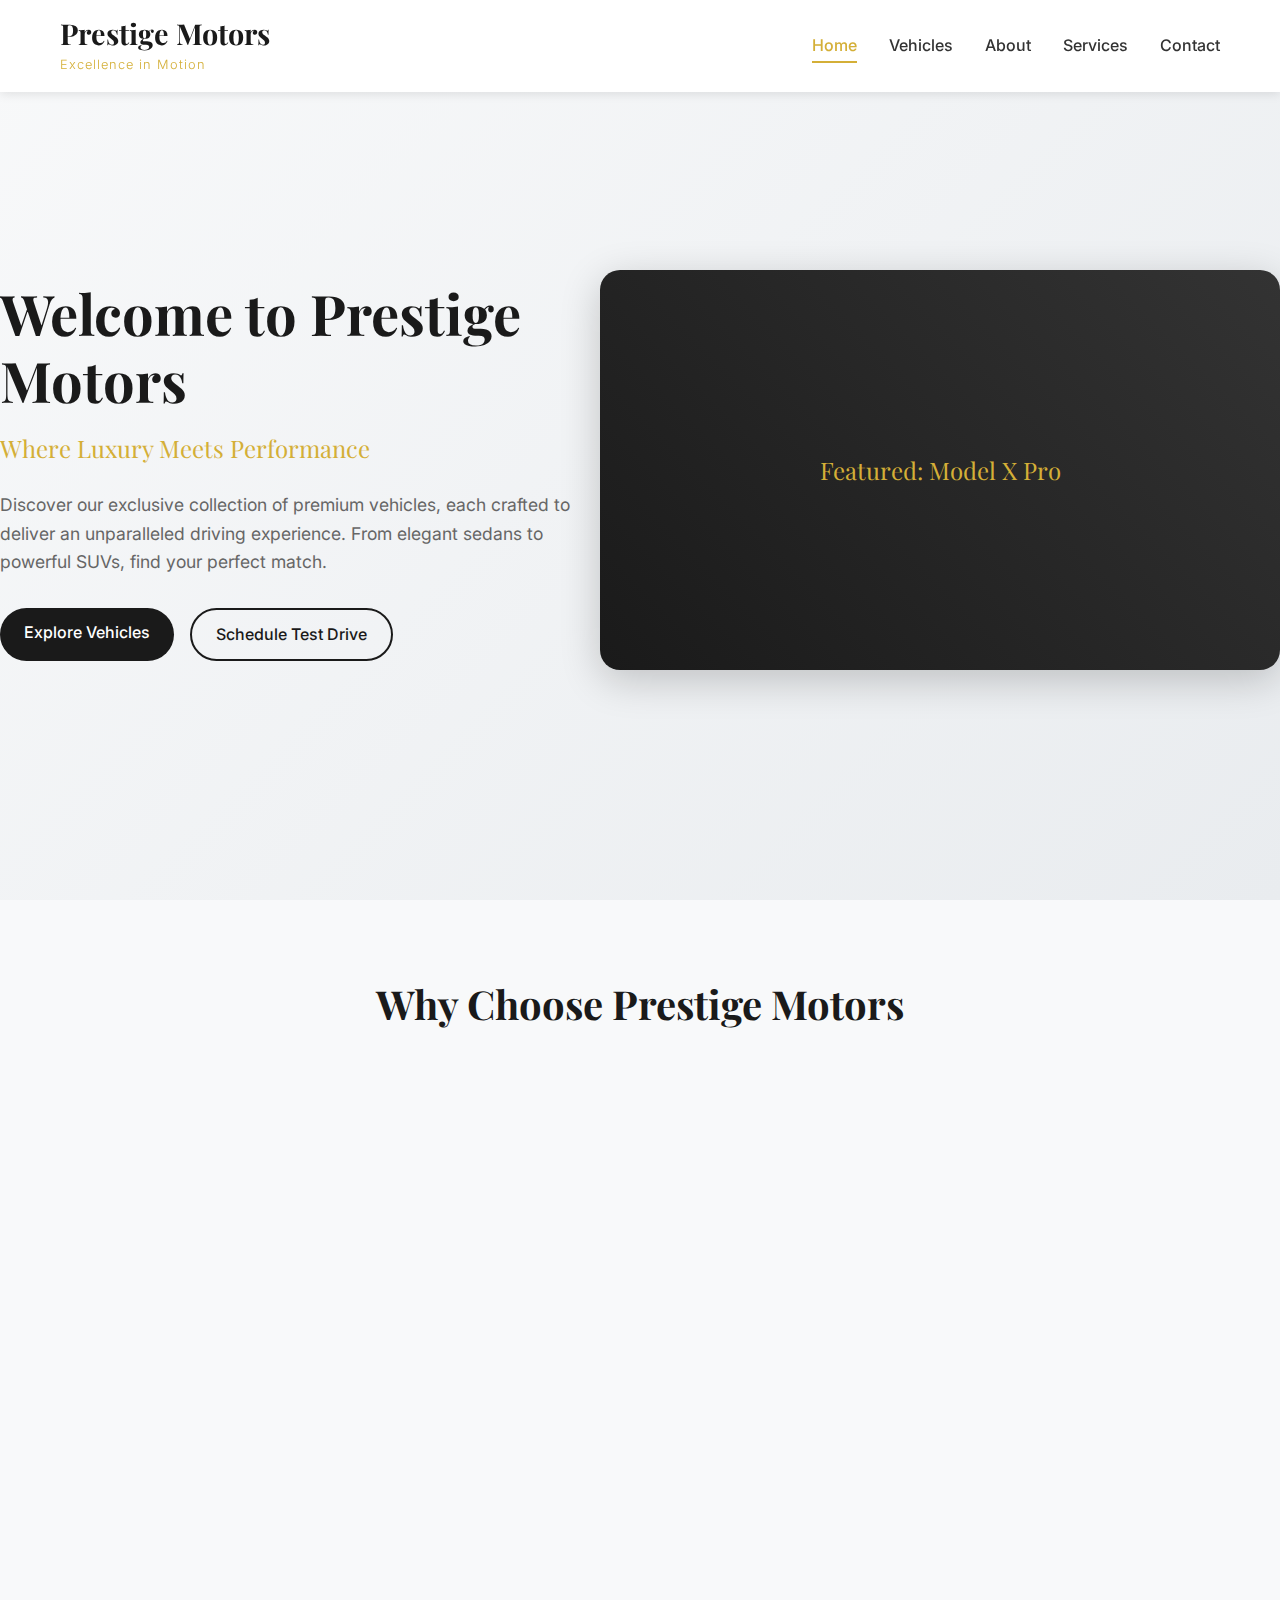
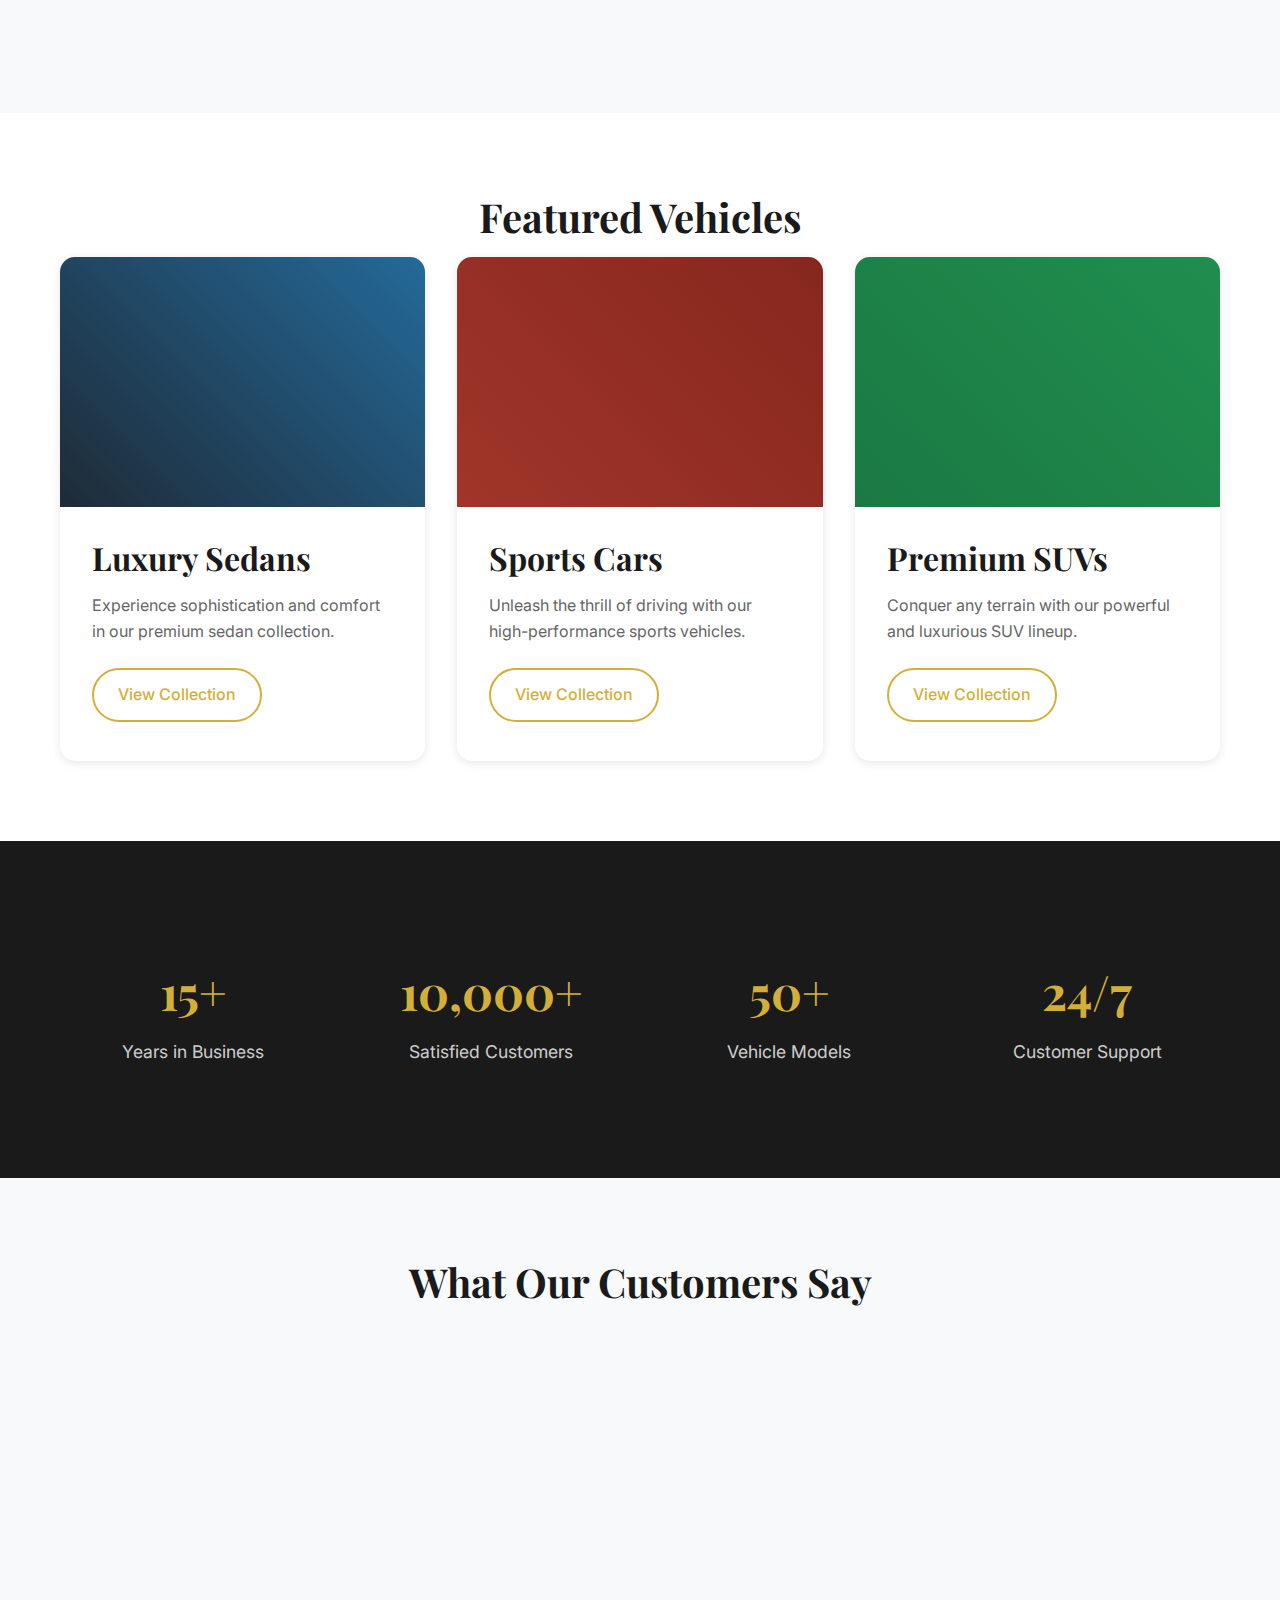
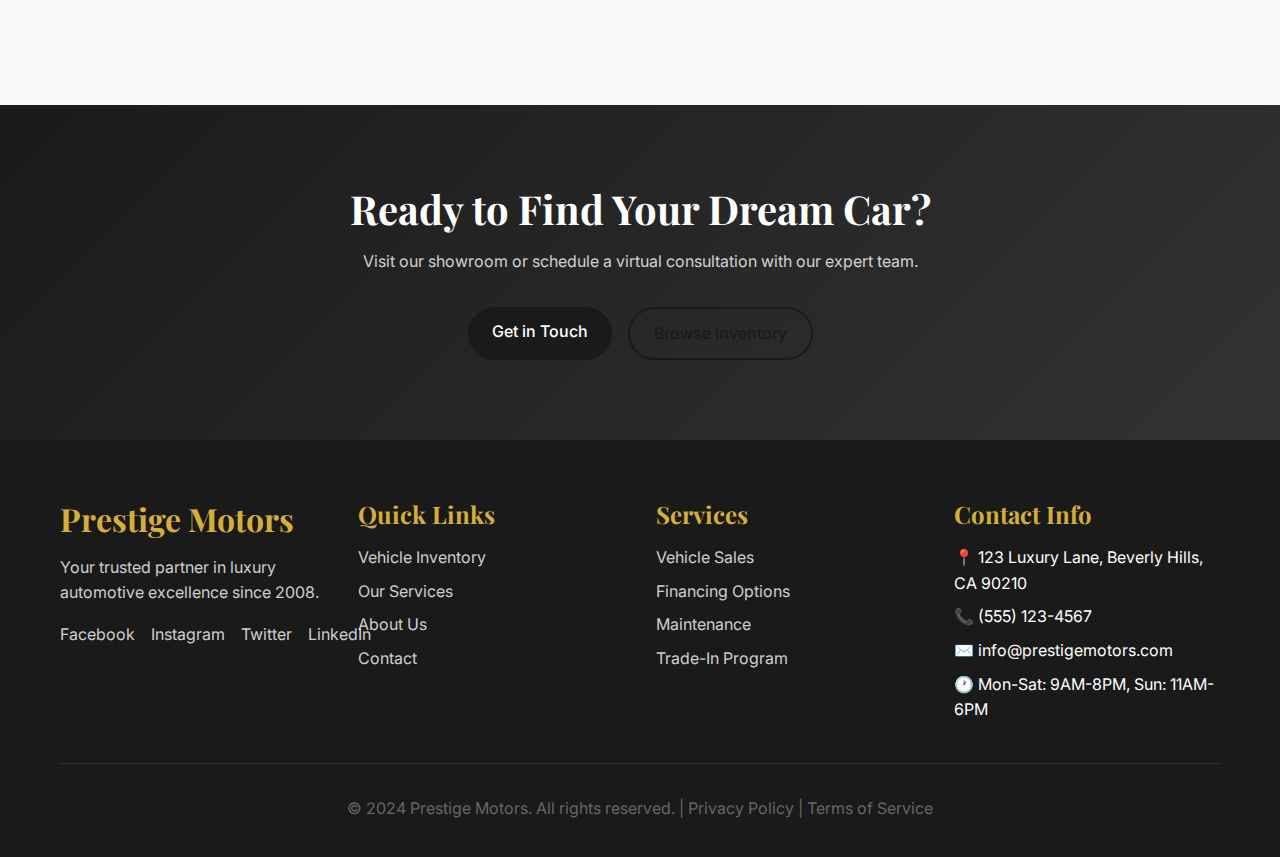
<file: index.html>
<!DOCTYPE html>
<html lang="en">
<head>
    <meta charset="UTF-8">
    <meta name="viewport" content="width=device-width, initial-scale=1.0">
    <title>Prestige Motors - Luxury Cars & Exceptional Service</title>
    <link rel="stylesheet" href="styles.css">
    <link rel="preconnect" href="https://fonts.googleapis.com">
    <link rel="preconnect" href="https://fonts.gstatic.com" crossorigin>
    <link href="https://fonts.googleapis.com/css2?family=Playfair+Display:wght@400;700&family=Inter:wght@300;400;500;600;700&display=swap" rel="stylesheet">
</head>
<body>
    <header class="header">
        <nav class="navbar">
            <div class="nav-container">
                <div class="nav-logo">
                    <h1>Prestige Motors</h1>
                    <span class="tagline">Excellence in Motion</span>
                </div>
                <ul class="nav-menu">
                    <li><a href="index.html" class="nav-link active">Home</a></li>
                    <li><a href="vehicles.html" class="nav-link">Vehicles</a></li>
                    <li><a href="about.html" class="nav-link">About</a></li>
                    <li><a href="services.html" class="nav-link">Services</a></li>
                    <li><a href="contact.html" class="nav-link">Contact</a></li>
                </ul>
                <div class="hamburger">
                    <span></span>
                    <span></span>
                    <span></span>
                </div>
            </div>
        </nav>
    </header>

    <main>
        <section class="hero">
            <div class="hero-content">
                <h1 class="hero-title">Welcome to Prestige Motors</h1>
                <p class="hero-subtitle">Where Luxury Meets Performance</p>
                <p class="hero-description">Discover our exclusive collection of premium vehicles, each crafted to deliver an unparalleled driving experience. From elegant sedans to powerful SUVs, find your perfect match.</p>
                <div class="hero-buttons">
                    <a href="vehicles.html" class="btn btn-primary">Explore Vehicles</a>
                    <a href="contact.html" class="btn btn-secondary">Schedule Test Drive</a>
                </div>
            </div>
            <div class="hero-image">
                <div class="hero-car-showcase">
                    <div class="car-highlight">Featured: Model X Pro</div>
                </div>
            </div>
        </section>

        <section class="features">
            <div class="container">
                <h2 class="section-title">Why Choose Prestige Motors</h2>
                <div class="features-grid">
                    <div class="feature-card">
                        <div class="feature-icon">🏆</div>
                        <h3>Premium Quality</h3>
                        <p>Every vehicle in our inventory meets the highest standards of excellence, ensuring reliability and performance.</p>
                    </div>
                    <div class="feature-card">
                        <div class="feature-icon">🔧</div>
                        <h3>Expert Service</h3>
                        <p>Our certified technicians provide comprehensive maintenance and repair services using state-of-the-art equipment.</p>
                    </div>
                    <div class="feature-card">
                        <div class="feature-icon">💎</div>
                        <h3>Luxury Experience</h3>
                        <p>From our showroom to your driveway, we deliver a white-glove experience that exceeds all expectations.</p>
                    </div>
                    <div class="feature-card">
                        <div class="feature-icon">🤝</div>
                        <h3>Trusted Partnership</h3>
                        <p>Building lasting relationships with our customers through transparency, integrity, and exceptional service.</p>
                    </div>
                </div>
            </div>
        </section>

        <section class="showcase">
            <div class="container">
                <h2 class="section-title">Featured Vehicles</h2>
                <div class="showcase-grid">
                    <div class="showcase-card">
                        <div class="showcase-image luxury-sedan"></div>
                        <div class="showcase-content">
                            <h3>Luxury Sedans</h3>
                            <p>Experience sophistication and comfort in our premium sedan collection.</p>
                            <a href="vehicles.html#sedans" class="btn btn-outline">View Collection</a>
                        </div>
                    </div>
                    <div class="showcase-card">
                        <div class="showcase-image sports-car"></div>
                        <div class="showcase-content">
                            <h3>Sports Cars</h3>
                            <p>Unleash the thrill of driving with our high-performance sports vehicles.</p>
                            <a href="vehicles.html#sports" class="btn btn-outline">View Collection</a>
                        </div>
                    </div>
                    <div class="showcase-card">
                        <div class="showcase-image suv"></div>
                        <div class="showcase-content">
                            <h3>Premium SUVs</h3>
                            <p>Conquer any terrain with our powerful and luxurious SUV lineup.</p>
                            <a href="vehicles.html#suvs" class="btn btn-outline">View Collection</a>
                        </div>
                    </div>
                </div>
            </div>
        </section>

        <section class="stats">
            <div class="container">
                <div class="stats-grid">
                    <div class="stat-item">
                        <div class="stat-number">15+</div>
                        <div class="stat-label">Years in Business</div>
                    </div>
                    <div class="stat-item">
                        <div class="stat-number">10,000+</div>
                        <div class="stat-label">Satisfied Customers</div>
                    </div>
                    <div class="stat-item">
                        <div class="stat-number">50+</div>
                        <div class="stat-label">Vehicle Models</div>
                    </div>
                    <div class="stat-item">
                        <div class="stat-number">24/7</div>
                        <div class="stat-label">Customer Support</div>
                    </div>
                </div>
            </div>
        </section>

        <section class="testimonials">
            <div class="container">
                <h2 class="section-title">What Our Customers Say</h2>
                <div class="testimonials-grid">
                    <div class="testimonial-card">
                        <div class="testimonial-content">
                            <p>"Outstanding service and incredible selection. The team made my car-buying experience seamless and enjoyable."</p>
                            <div class="testimonial-author">
                                <div class="author-name">Michael Rodriguez</div>
                                <div class="author-title">CEO, Tech Innovations</div>
                            </div>
                        </div>
                        <div class="testimonial-rating">⭐⭐⭐⭐⭐</div>
                    </div>
                    <div class="testimonial-card">
                        <div class="testimonial-content">
                            <p>"I've purchased three vehicles from Prestige Motors, and each experience has been exceptional. Highly recommended!"</p>
                            <div class="testimonial-author">
                                <div class="author-name">Sarah Chen</div>
                                <div class="author-title">Medical Director</div>
                            </div>
                        </div>
                        <div class="testimonial-rating">⭐⭐⭐⭐⭐</div>
                    </div>
                    <div class="testimonial-card">
                        <div class="testimonial-content">
                            <p>"The attention to detail and customer service at Prestige Motors is unmatched. They truly care about their customers."</p>
                            <div class="testimonial-author">
                                <div class="author-name">James Thompson</div>
                                <div class="author-title">Architect</div>
                            </div>
                        </div>
                        <div class="testimonial-rating">⭐⭐⭐⭐⭐</div>
                    </div>
                </div>
            </div>
        </section>

        <section class="cta">
            <div class="container">
                <div class="cta-content">
                    <h2>Ready to Find Your Dream Car?</h2>
                    <p>Visit our showroom or schedule a virtual consultation with our expert team.</p>
                    <div class="cta-buttons">
                        <a href="contact.html" class="btn btn-primary">Get in Touch</a>
                        <a href="vehicles.html" class="btn btn-secondary">Browse Inventory</a>
                    </div>
                </div>
            </div>
        </section>
    </main>

    <footer class="footer">
        <div class="container">
            <div class="footer-content">
                <div class="footer-section">
                    <h3>Prestige Motors</h3>
                    <p>Your trusted partner in luxury automotive excellence since 2008.</p>
                    <div class="social-links">
                        <a href="#" class="social-link">Facebook</a>
                        <a href="#" class="social-link">Instagram</a>
                        <a href="#" class="social-link">Twitter</a>
                        <a href="#" class="social-link">LinkedIn</a>
                    </div>
                </div>
                <div class="footer-section">
                    <h4>Quick Links</h4>
                    <ul>
                        <li><a href="vehicles.html">Vehicle Inventory</a></li>
                        <li><a href="services.html">Our Services</a></li>
                        <li><a href="about.html">About Us</a></li>
                        <li><a href="contact.html">Contact</a></li>
                    </ul>
                </div>
                <div class="footer-section">
                    <h4>Services</h4>
                    <ul>
                        <li><a href="services.html#sales">Vehicle Sales</a></li>
                        <li><a href="services.html#financing">Financing Options</a></li>
                        <li><a href="services.html#maintenance">Maintenance</a></li>
                        <li><a href="services.html#trade">Trade-In Program</a></li>
                    </ul>
                </div>
                <div class="footer-section">
                    <h4>Contact Info</h4>
                    <ul>
                        <li>📍 123 Luxury Lane, Beverly Hills, CA 90210</li>
                        <li>📞 (555) 123-4567</li>
                        <li>✉️ info@prestigemotors.com</li>
                        <li>🕐 Mon-Sat: 9AM-8PM, Sun: 11AM-6PM</li>
                    </ul>
                </div>
            </div>
            <div class="footer-bottom">
                <p>&copy; 2024 Prestige Motors. All rights reserved. | Privacy Policy | Terms of Service</p>
            </div>
        </div>
    </footer>

    <script src="script.js"></script>
</body>
</html>
</file>
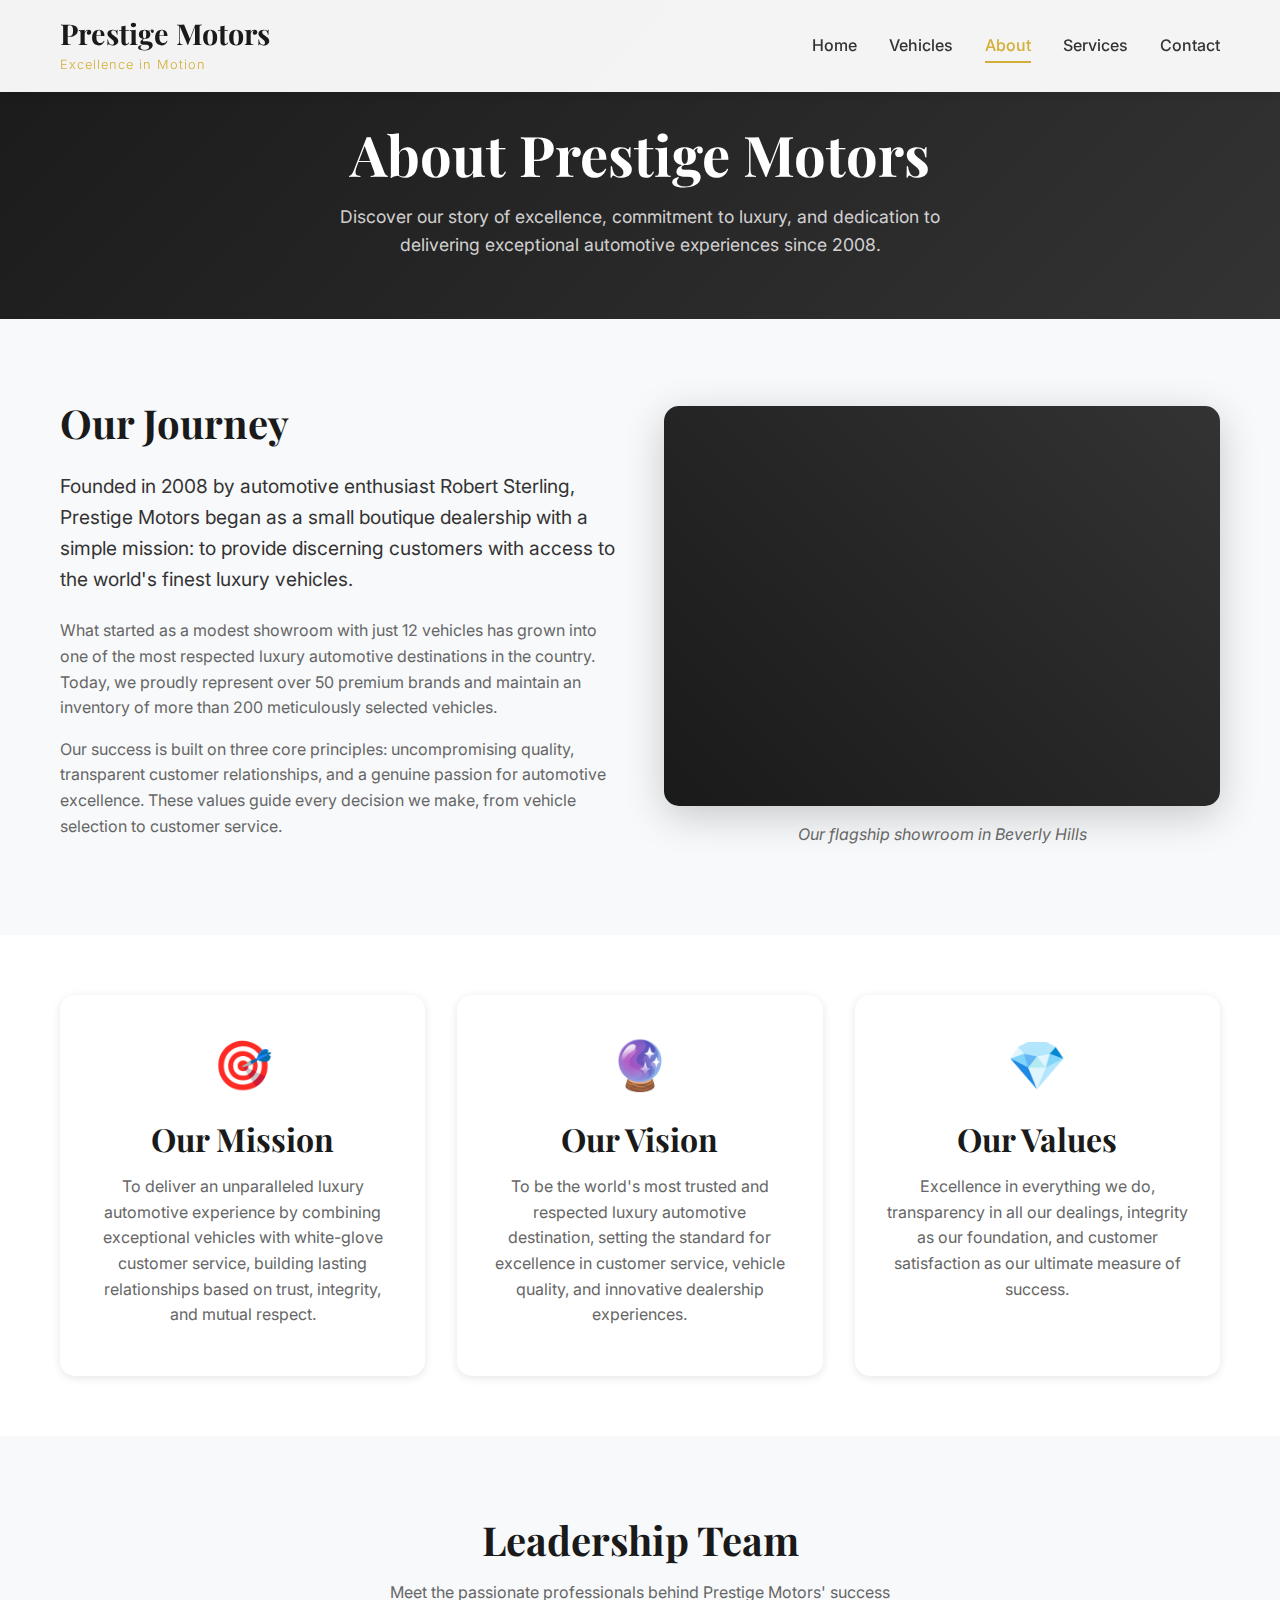
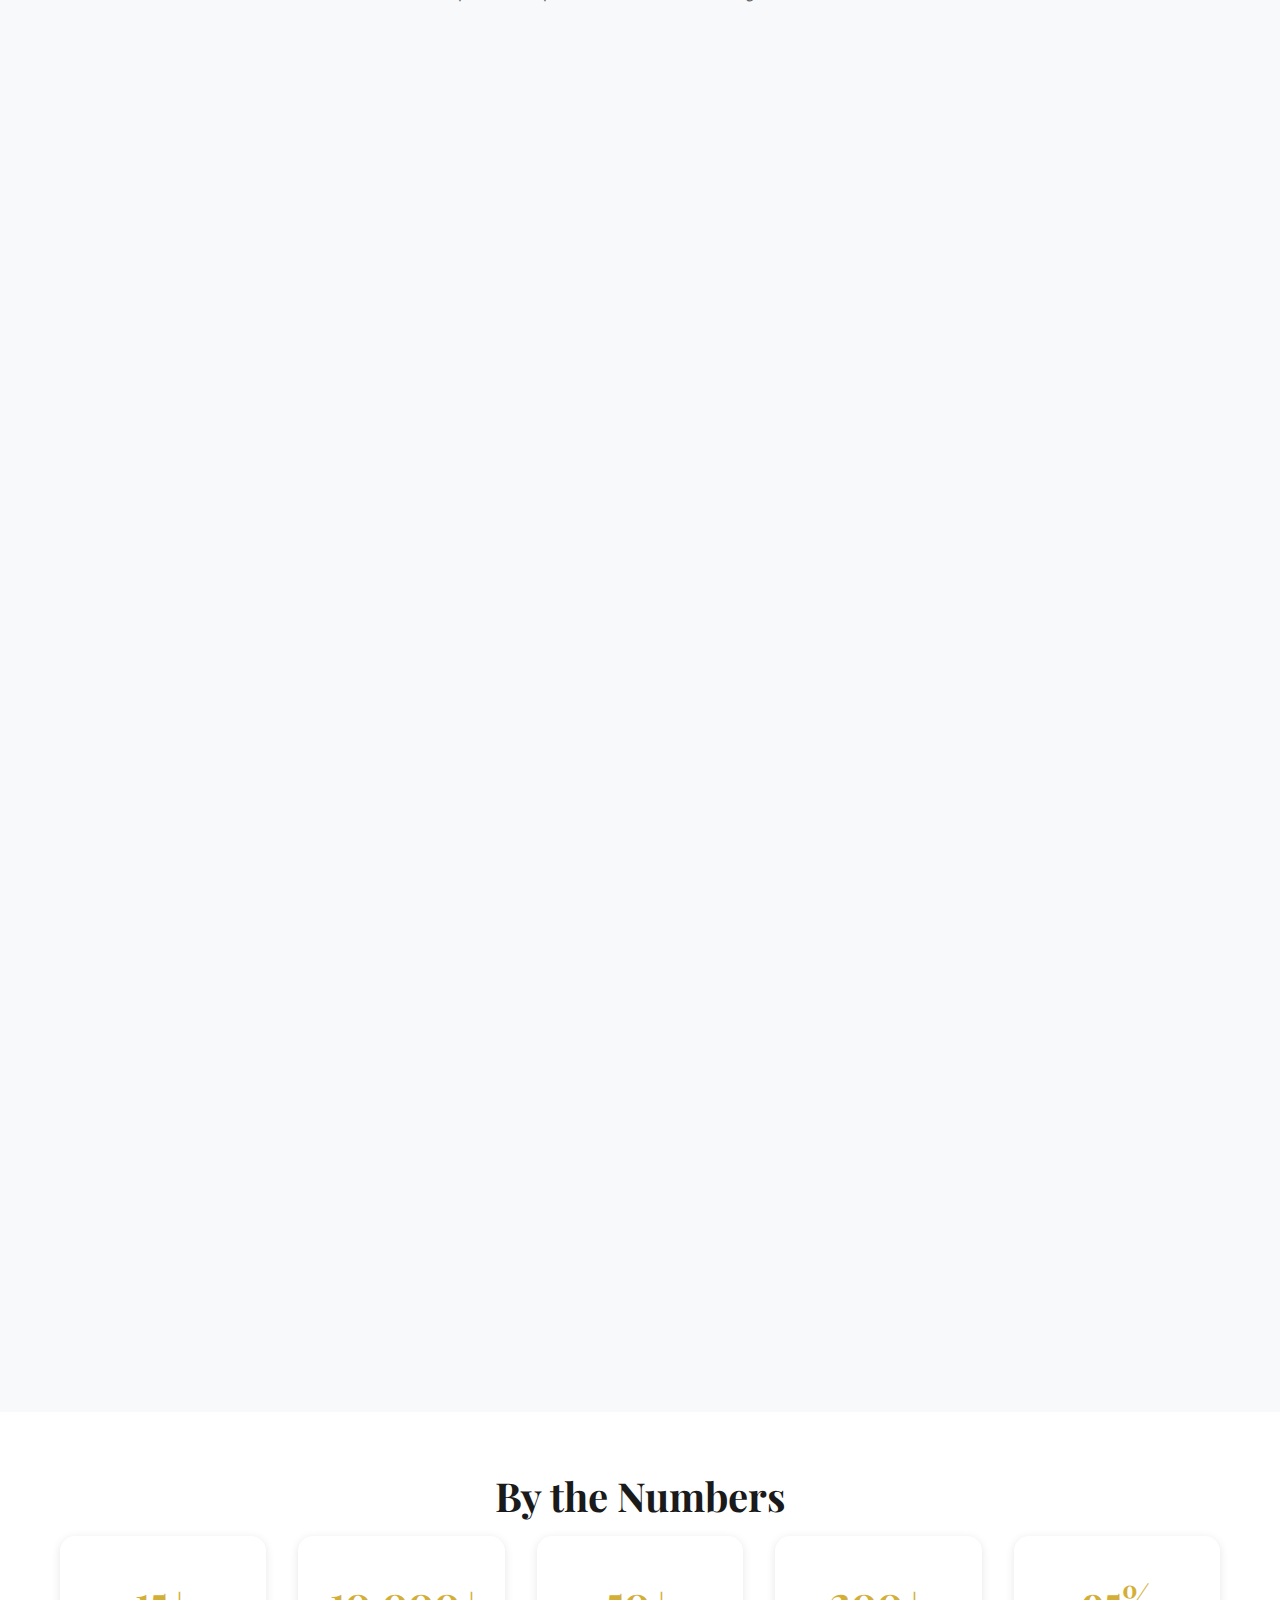
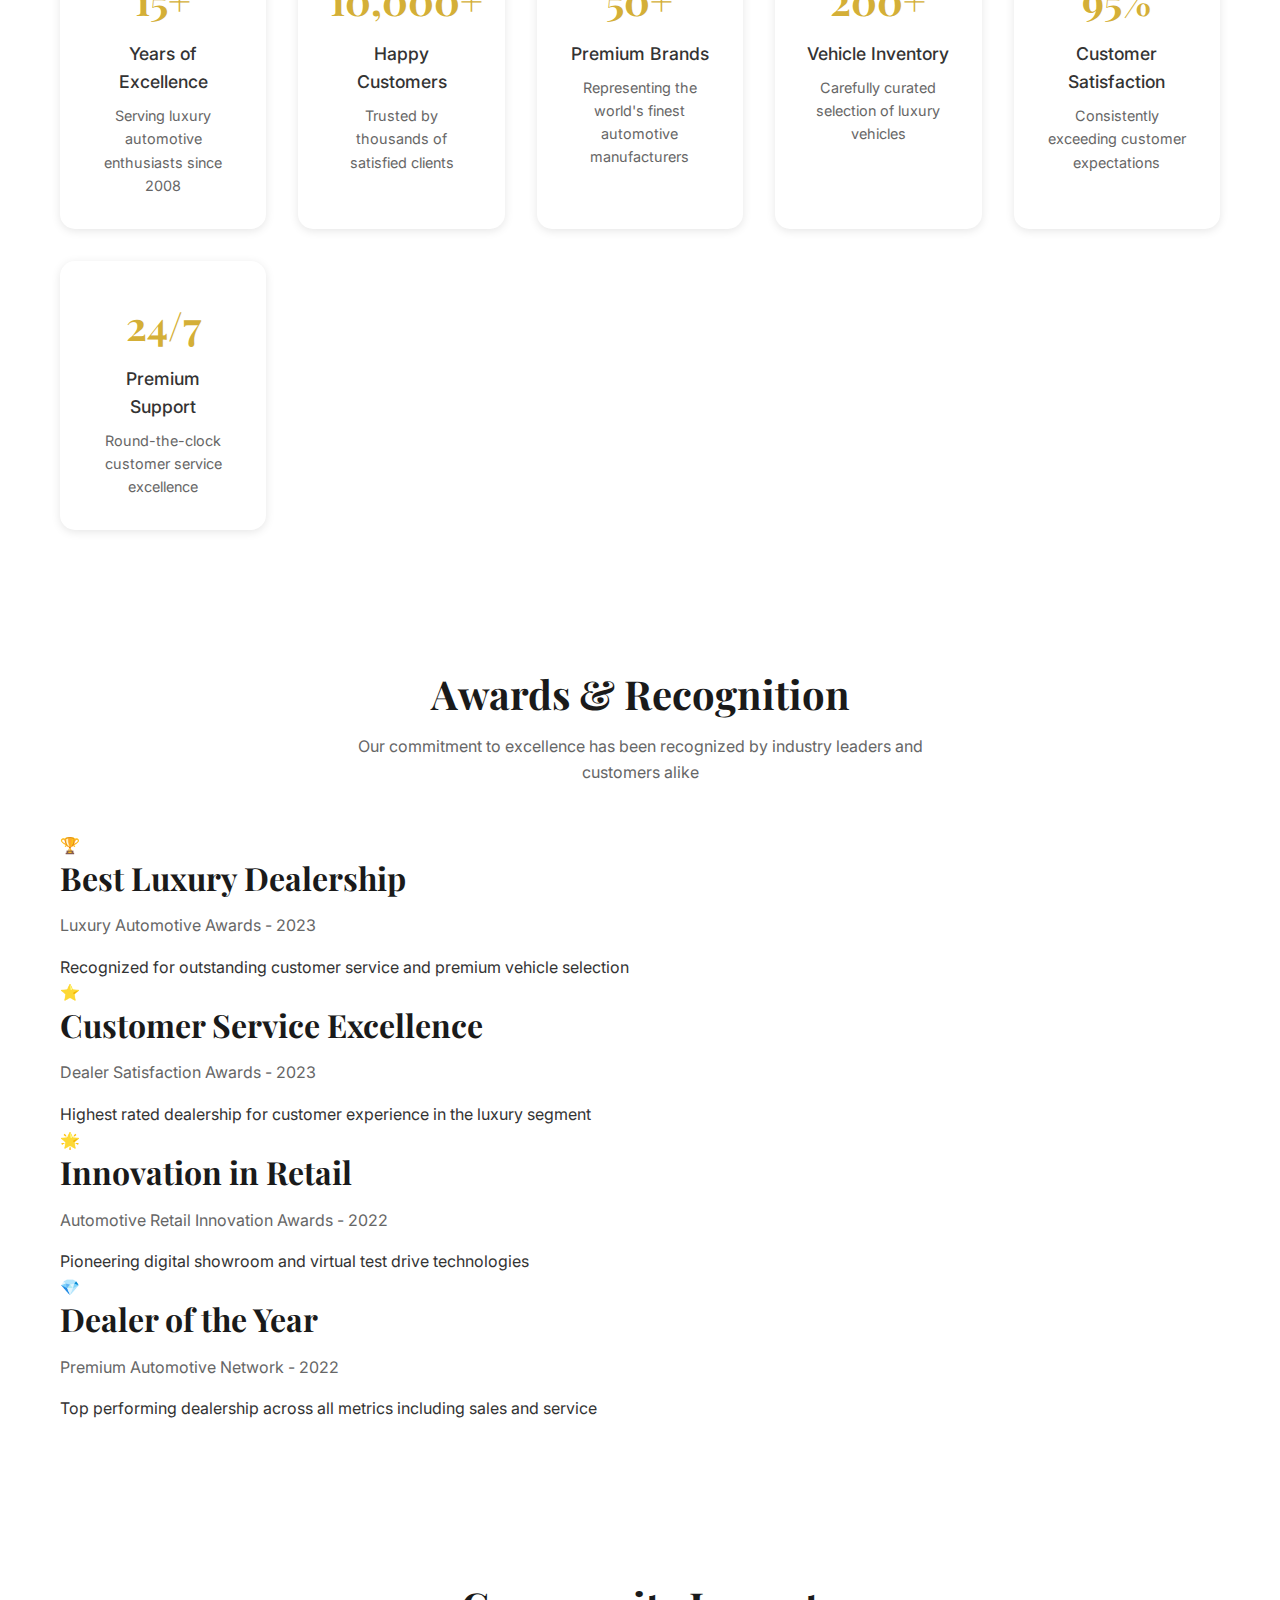
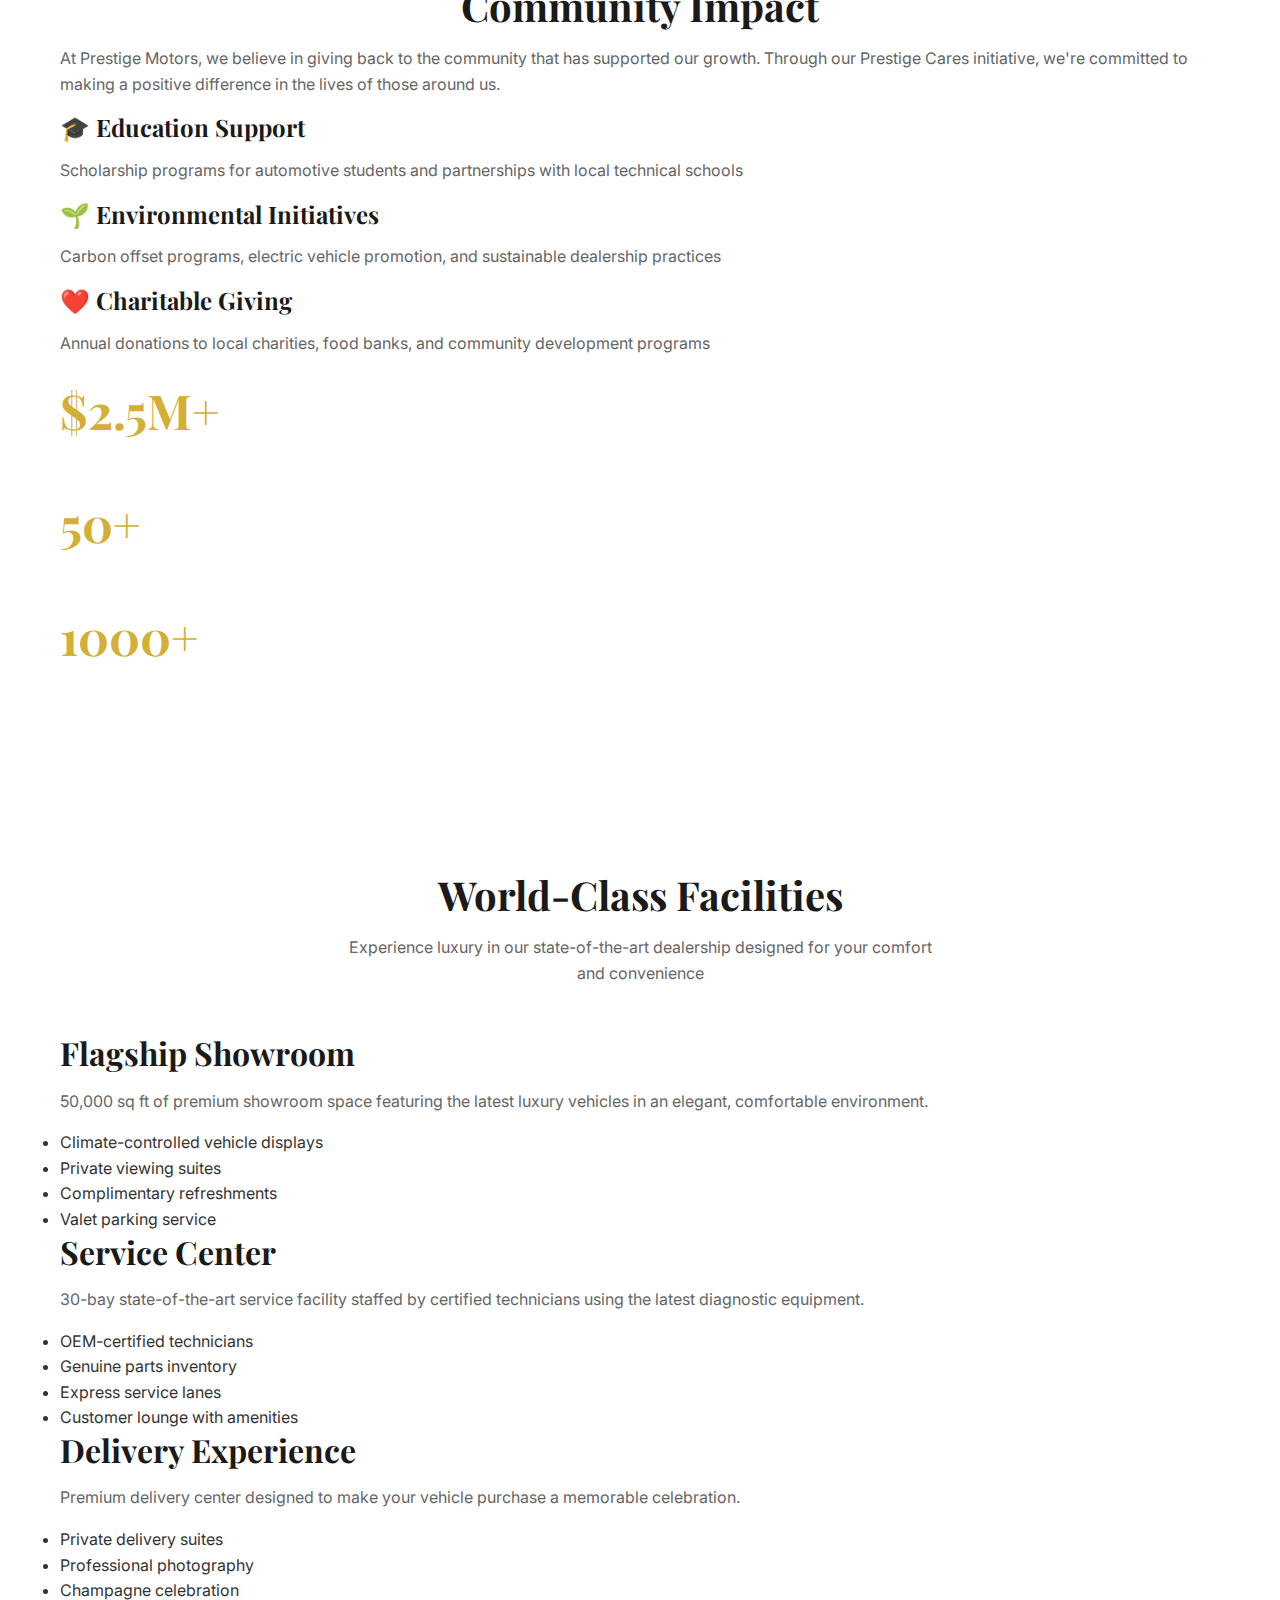
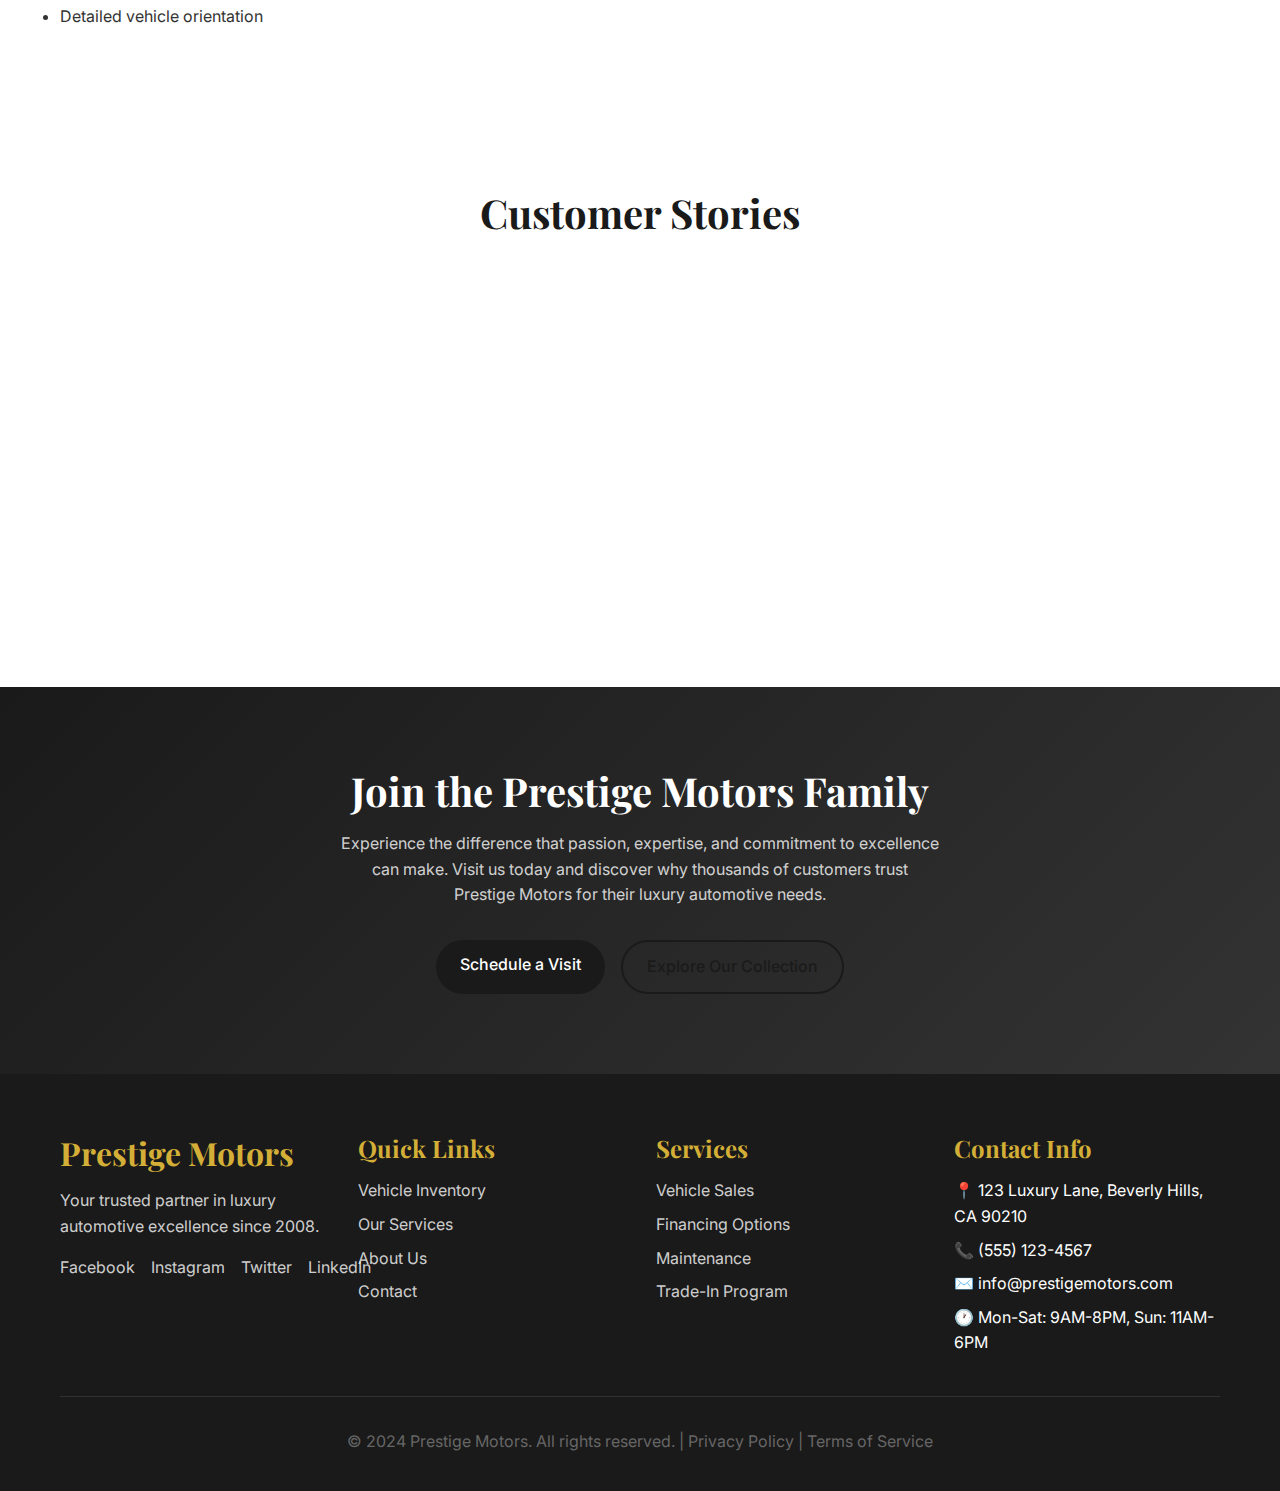
<file: about.html>
<!DOCTYPE html>
<html lang="en">
<head>
    <meta charset="UTF-8">
    <meta name="viewport" content="width=device-width, initial-scale=1.0">
    <title>About Us - Prestige Motors</title>
    <link rel="stylesheet" href="styles.css">
    <link rel="preconnect" href="https://fonts.googleapis.com">
    <link rel="preconnect" href="https://fonts.gstatic.com" crossorigin>
    <link href="https://fonts.googleapis.com/css2?family=Playfair+Display:wght@400;700&family=Inter:wght@300;400;500;600;700&display=swap" rel="stylesheet">
</head>
<body>
    <header class="header">
        <nav class="navbar">
            <div class="nav-container">
                <div class="nav-logo">
                    <h1>Prestige Motors</h1>
                    <span class="tagline">Excellence in Motion</span>
                </div>
                <ul class="nav-menu">
                    <li><a href="index.html" class="nav-link">Home</a></li>
                    <li><a href="vehicles.html" class="nav-link">Vehicles</a></li>
                    <li><a href="about.html" class="nav-link active">About</a></li>
                    <li><a href="services.html" class="nav-link">Services</a></li>
                    <li><a href="contact.html" class="nav-link">Contact</a></li>
                </ul>
                <div class="hamburger">
                    <span></span>
                    <span></span>
                    <span></span>
                </div>
            </div>
        </nav>
    </header>

    <main>
        <section class="page-hero">
            <div class="container">
                <h1>About Prestige Motors</h1>
                <p>Discover our story of excellence, commitment to luxury, and dedication to delivering exceptional automotive experiences since 2008.</p>
            </div>
        </section>

        <section class="about-story">
            <div class="container">
                <div class="story-content">
                    <div class="story-text">
                        <h2>Our Journey</h2>
                        <p class="story-intro">Founded in 2008 by automotive enthusiast Robert Sterling, Prestige Motors began as a small boutique dealership with a simple mission: to provide discerning customers with access to the world's finest luxury vehicles.</p>
                        <p>What started as a modest showroom with just 12 vehicles has grown into one of the most respected luxury automotive destinations in the country. Today, we proudly represent over 50 premium brands and maintain an inventory of more than 200 meticulously selected vehicles.</p>
                        <p>Our success is built on three core principles: uncompromising quality, transparent customer relationships, and a genuine passion for automotive excellence. These values guide every decision we make, from vehicle selection to customer service.</p>
                    </div>
                    <div class="story-image">
                        <div class="showroom-image"></div>
                        <div class="image-caption">Our flagship showroom in Beverly Hills</div>
                    </div>
                </div>
            </div>
        </section>

        <section class="mission-vision">
            <div class="container">
                <div class="mv-grid">
                    <div class="mv-card">
                        <div class="mv-icon">🎯</div>
                        <h3>Our Mission</h3>
                        <p>To deliver an unparalleled luxury automotive experience by combining exceptional vehicles with white-glove customer service, building lasting relationships based on trust, integrity, and mutual respect.</p>
                    </div>
                    <div class="mv-card">
                        <div class="mv-icon">🔮</div>
                        <h3>Our Vision</h3>
                        <p>To be the world's most trusted and respected luxury automotive destination, setting the standard for excellence in customer service, vehicle quality, and innovative dealership experiences.</p>
                    </div>
                    <div class="mv-card">
                        <div class="mv-icon">💎</div>
                        <h3>Our Values</h3>
                        <p>Excellence in everything we do, transparency in all our dealings, integrity as our foundation, and customer satisfaction as our ultimate measure of success.</p>
                    </div>
                </div>
            </div>
        </section>

        <section class="leadership">
            <div class="container">
                <h2 class="section-title">Leadership Team</h2>
                <p class="section-subtitle">Meet the passionate professionals behind Prestige Motors' success</p>
                
                <div class="leadership-grid">
                    <div class="leader-card">
                        <div class="leader-image ceo"></div>
                        <div class="leader-content">
                            <h3>Robert Sterling</h3>
                            <p class="leader-title">Founder & CEO</p>
                            <p class="leader-bio">With over 25 years in the luxury automotive industry, Robert's vision and leadership have transformed Prestige Motors into an industry benchmark for excellence.</p>
                            <div class="leader-achievements">
                                <span>🏆 Automotive Hall of Fame 2023</span>
                                <span>🎓 MBA - Harvard Business School</span>
                                <span>📈 15+ Years Leading Innovation</span>
                            </div>
                        </div>
                    </div>

                    <div class="leader-card">
                        <div class="leader-image coo"></div>
                        <div class="leader-content">
                            <h3>Maria Rodriguez</h3>
                            <p class="leader-title">Chief Operating Officer</p>
                            <p class="leader-bio">Maria ensures operational excellence across all departments, implementing innovative processes that enhance customer experience and drive business growth.</p>
                            <div class="leader-achievements">
                                <span>🏆 Excellence in Operations 2022</span>
                                <span>🎓 MS - Operations Management</span>
                                <span>📊 10+ Years Process Optimization</span>
                            </div>
                        </div>
                    </div>

                    <div class="leader-card">
                        <div class="leader-image cfo"></div>
                        <div class="leader-content">
                            <h3>James Chen</h3>
                            <p class="leader-title">Chief Financial Officer</p>
                            <p class="leader-bio">James brings extensive financial expertise from the luxury sector, overseeing our financial strategy and ensuring sustainable growth and profitability.</p>
                            <div class="leader-achievements">
                                <span>🏆 Financial Innovation Award 2023</span>
                                <span>🎓 CPA, CFA</span>
                                <span>💰 12+ Years Luxury Finance</span>
                            </div>
                        </div>
                    </div>

                    <div class="leader-card">
                        <div class="leader-image cmo"></div>
                        <div class="leader-content">
                            <h3>Sophia Williams</h3>
                            <p class="leader-title">Chief Marketing Officer</p>
                            <p class="leader-bio">Sophia drives our brand strategy and customer engagement, creating compelling experiences that resonate with luxury automotive enthusiasts worldwide.</p>
                            <div class="leader-achievements">
                                <span>🏆 Marketing Excellence 2023</span>
                                <span>🎓 MA - Brand Strategy</span>
                                <span>📱 Digital Marketing Pioneer</span>
                            </div>
                        </div>
                    </div>
                </div>
            </div>
        </section>

        <section class="company-stats">
            <div class="container">
                <h2 class="section-title">By the Numbers</h2>
                <div class="stats-grid">
                    <div class="stat-card">
                        <div class="stat-number">15+</div>
                        <div class="stat-label">Years of Excellence</div>
                        <div class="stat-description">Serving luxury automotive enthusiasts since 2008</div>
                    </div>
                    <div class="stat-card">
                        <div class="stat-number">10,000+</div>
                        <div class="stat-label">Happy Customers</div>
                        <div class="stat-description">Trusted by thousands of satisfied clients</div>
                    </div>
                    <div class="stat-card">
                        <div class="stat-number">50+</div>
                        <div class="stat-label">Premium Brands</div>
                        <div class="stat-description">Representing the world's finest automotive manufacturers</div>
                    </div>
                    <div class="stat-card">
                        <div class="stat-number">200+</div>
                        <div class="stat-label">Vehicle Inventory</div>
                        <div class="stat-description">Carefully curated selection of luxury vehicles</div>
                    </div>
                    <div class="stat-card">
                        <div class="stat-number">95%</div>
                        <div class="stat-label">Customer Satisfaction</div>
                        <div class="stat-description">Consistently exceeding customer expectations</div>
                    </div>
                    <div class="stat-card">
                        <div class="stat-number">24/7</div>
                        <div class="stat-label">Premium Support</div>
                        <div class="stat-description">Round-the-clock customer service excellence</div>
                    </div>
                </div>
            </div>
        </section>

        <section class="awards-recognition">
            <div class="container">
                <h2 class="section-title">Awards & Recognition</h2>
                <p class="section-subtitle">Our commitment to excellence has been recognized by industry leaders and customers alike</p>
                
                <div class="awards-grid">
                    <div class="award-card">
                        <div class="award-icon">🏆</div>
                        <h3>Best Luxury Dealership</h3>
                        <p>Luxury Automotive Awards - 2023</p>
                        <div class="award-description">Recognized for outstanding customer service and premium vehicle selection</div>
                    </div>
                    <div class="award-card">
                        <div class="award-icon">⭐</div>
                        <h3>Customer Service Excellence</h3>
                        <p>Dealer Satisfaction Awards - 2023</p>
                        <div class="award-description">Highest rated dealership for customer experience in the luxury segment</div>
                    </div>
                    <div class="award-card">
                        <div class="award-icon">🌟</div>
                        <h3>Innovation in Retail</h3>
                        <p>Automotive Retail Innovation Awards - 2022</p>
                        <div class="award-description">Pioneering digital showroom and virtual test drive technologies</div>
                    </div>
                    <div class="award-card">
                        <div class="award-icon">💎</div>
                        <h3>Dealer of the Year</h3>
                        <p>Premium Automotive Network - 2022</p>
                        <div class="award-description">Top performing dealership across all metrics including sales and service</div>
                    </div>
                </div>
            </div>
        </section>

        <section class="community-impact">
            <div class="container">
                <h2 class="section-title">Community Impact</h2>
                <div class="community-content">
                    <div class="community-text">
                        <p>At Prestige Motors, we believe in giving back to the community that has supported our growth. Through our Prestige Cares initiative, we're committed to making a positive difference in the lives of those around us.</p>
                        <div class="impact-areas">
                            <div class="impact-area">
                                <h4>🎓 Education Support</h4>
                                <p>Scholarship programs for automotive students and partnerships with local technical schools</p>
                            </div>
                            <div class="impact-area">
                                <h4>🌱 Environmental Initiatives</h4>
                                <p>Carbon offset programs, electric vehicle promotion, and sustainable dealership practices</p>
                            </div>
                            <div class="impact-area">
                                <h4>❤️ Charitable Giving</h4>
                                <p>Annual donations to local charities, food banks, and community development programs</p>
                            </div>
                        </div>
                    </div>
                    <div class="community-stats">
                        <div class="community-stat">
                            <div class="stat-number">$2.5M+</div>
                            <div class="stat-label">Total Donations</div>
                        </div>
                        <div class="community-stat">
                            <div class="stat-number">50+</div>
                            <div class="stat-label">Community Partners</div>
                        </div>
                        <div class="community-stat">
                            <div class="stat-number">1000+</div>
                            <div class="stat-label">Volunteer Hours</div>
                        </div>
                    </div>
                </div>
            </div>
        </section>

        <section class="facilities">
            <div class="container">
                <h2 class="section-title">World-Class Facilities</h2>
                <p class="section-subtitle">Experience luxury in our state-of-the-art dealership designed for your comfort and convenience</p>
                
                <div class="facilities-grid">
                    <div class="facility-card">
                        <div class="facility-image showroom"></div>
                        <div class="facility-content">
                            <h3>Flagship Showroom</h3>
                            <p>50,000 sq ft of premium showroom space featuring the latest luxury vehicles in an elegant, comfortable environment.</p>
                            <ul>
                                <li>Climate-controlled vehicle displays</li>
                                <li>Private viewing suites</li>
                                <li>Complimentary refreshments</li>
                                <li>Valet parking service</li>
                            </ul>
                        </div>
                    </div>

                    <div class="facility-card">
                        <div class="facility-image service"></div>
                        <div class="facility-content">
                            <h3>Service Center</h3>
                            <p>30-bay state-of-the-art service facility staffed by certified technicians using the latest diagnostic equipment.</p>
                            <ul>
                                <li>OEM-certified technicians</li>
                                <li>Genuine parts inventory</li>
                                <li>Express service lanes</li>
                                <li>Customer lounge with amenities</li>
                            </ul>
                        </div>
                    </div>

                    <div class="facility-card">
                        <div class="facility-image delivery"></div>
                        <div class="facility-content">
                            <h3>Delivery Experience</h3>
                            <p>Premium delivery center designed to make your vehicle purchase a memorable celebration.</p>
                            <ul>
                                <li>Private delivery suites</li>
                                <li>Professional photography</li>
                                <li>Champagne celebration</li>
                                <li>Detailed vehicle orientation</li>
                            </ul>
                        </div>
                    </div>
                </div>
            </div>
        </section>

        <section class="testimonials-about">
            <div class="container">
                <h2 class="section-title">Customer Stories</h2>
                <div class="testimonials-grid">
                    <div class="testimonial-card">
                        <div class="testimonial-content">
                            <p>"Prestige Motors isn't just a dealership; it's an experience. From the moment I walked in, I felt like a valued customer. Their attention to detail and commitment to customer satisfaction is unmatched."</p>
                            <div class="testimonial-author">
                                <div class="author-name">Alexander Mitchell</div>
                                <div class="author-title">Investment Banker</div>
                            </div>
                        </div>
                        <div class="testimonial-rating">⭐⭐⭐⭐⭐</div>
                    </div>
                    <div class="testimonial-card">
                        <div class="testimonial-content">
                            <p>"I've been a loyal customer for over 8 years. The team at Prestige Motors has helped me purchase 4 vehicles, and each experience has been exceptional. They truly understand luxury service."</p>
                            <div class="testimonial-author">
                                <div class="author-name">Isabella Rodriguez</div>
                                <div class="author-title">Fashion Designer</div>
                            </div>
                        </div>
                        <div class="testimonial-rating">⭐⭐⭐⭐⭐</div>
                    </div>
                    <div class="testimonial-card">
                        <div class="testimonial-content">
                            <p>"The professionalism and expertise at Prestige Motors set them apart. They took the time to understand my needs and found the perfect vehicle. Their after-sales service is equally impressive."</p>
                            <div class="testimonial-author">
                                <div class="author-name">David Chen</div>
                                <div class="author-title">Tech Entrepreneur</div>
                            </div>
                        </div>
                        <div class="testimonial-rating">⭐⭐⭐⭐⭐</div>
                    </div>
                </div>
            </div>
        </section>

        <section class="cta">
            <div class="container">
                <div class="cta-content">
                    <h2>Join the Prestige Motors Family</h2>
                    <p>Experience the difference that passion, expertise, and commitment to excellence can make. Visit us today and discover why thousands of customers trust Prestige Motors for their luxury automotive needs.</p>
                    <div class="cta-buttons">
                        <a href="contact.html" class="btn btn-primary">Schedule a Visit</a>
                        <a href="vehicles.html" class="btn btn-secondary">Explore Our Collection</a>
                    </div>
                </div>
            </div>
        </section>
    </main>

    <footer class="footer">
        <div class="container">
            <div class="footer-content">
                <div class="footer-section">
                    <h3>Prestige Motors</h3>
                    <p>Your trusted partner in luxury automotive excellence since 2008.</p>
                    <div class="social-links">
                        <a href="#" class="social-link">Facebook</a>
                        <a href="#" class="social-link">Instagram</a>
                        <a href="#" class="social-link">Twitter</a>
                        <a href="#" class="social-link">LinkedIn</a>
                    </div>
                </div>
                <div class="footer-section">
                    <h4>Quick Links</h4>
                    <ul>
                        <li><a href="vehicles.html">Vehicle Inventory</a></li>
                        <li><a href="services.html">Our Services</a></li>
                        <li><a href="about.html">About Us</a></li>
                        <li><a href="contact.html">Contact</a></li>
                    </ul>
                </div>
                <div class="footer-section">
                    <h4>Services</h4>
                    <ul>
                        <li><a href="services.html#sales">Vehicle Sales</a></li>
                        <li><a href="services.html#financing">Financing Options</a></li>
                        <li><a href="services.html#maintenance">Maintenance</a></li>
                        <li><a href="services.html#trade">Trade-In Program</a></li>
                    </ul>
                </div>
                <div class="footer-section">
                    <h4>Contact Info</h4>
                    <ul>
                        <li>📍 123 Luxury Lane, Beverly Hills, CA 90210</li>
                        <li>📞 (555) 123-4567</li>
                        <li>✉️ info@prestigemotors.com</li>
                        <li>🕐 Mon-Sat: 9AM-8PM, Sun: 11AM-6PM</li>
                    </ul>
                </div>
            </div>
            <div class="footer-bottom">
                <p>&copy; 2024 Prestige Motors. All rights reserved. | Privacy Policy | Terms of Service</p>
            </div>
        </div>
    </footer>

    <script src="script.js"></script>
</body>
</html>
</file>
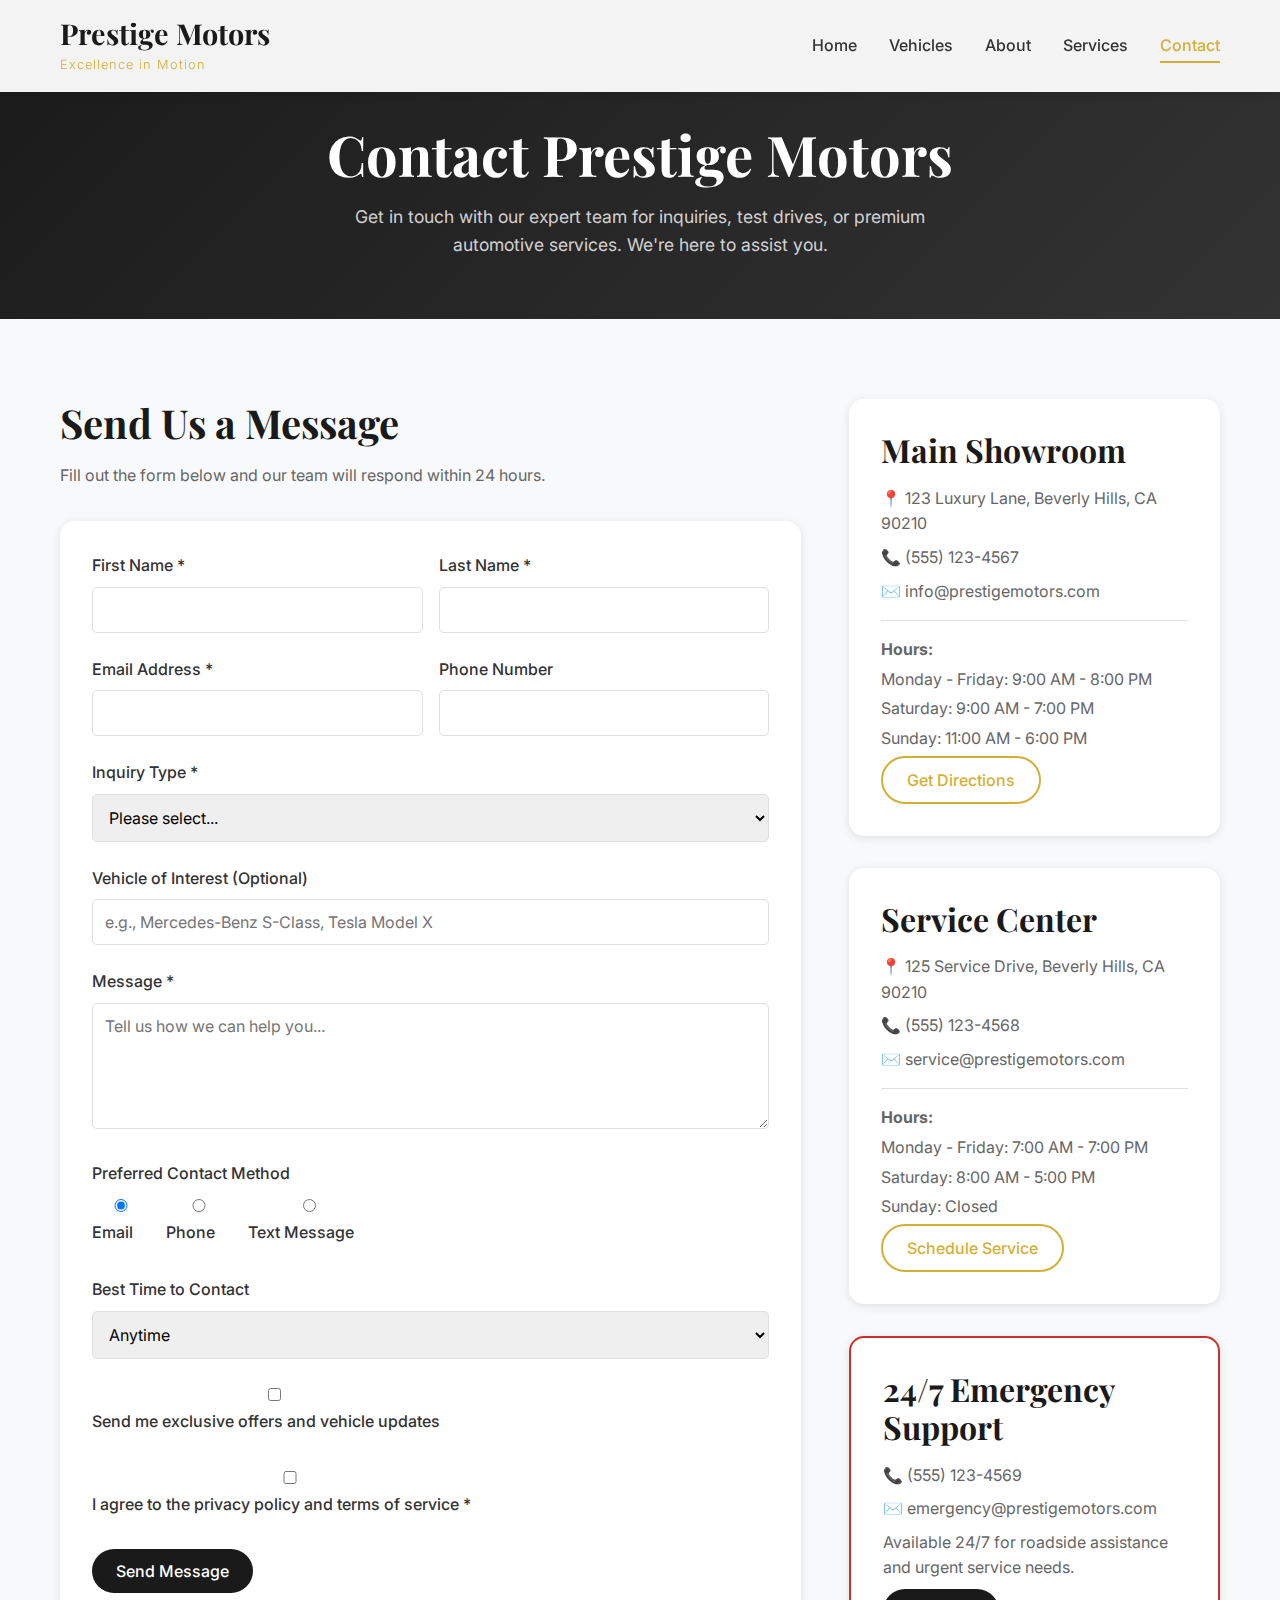
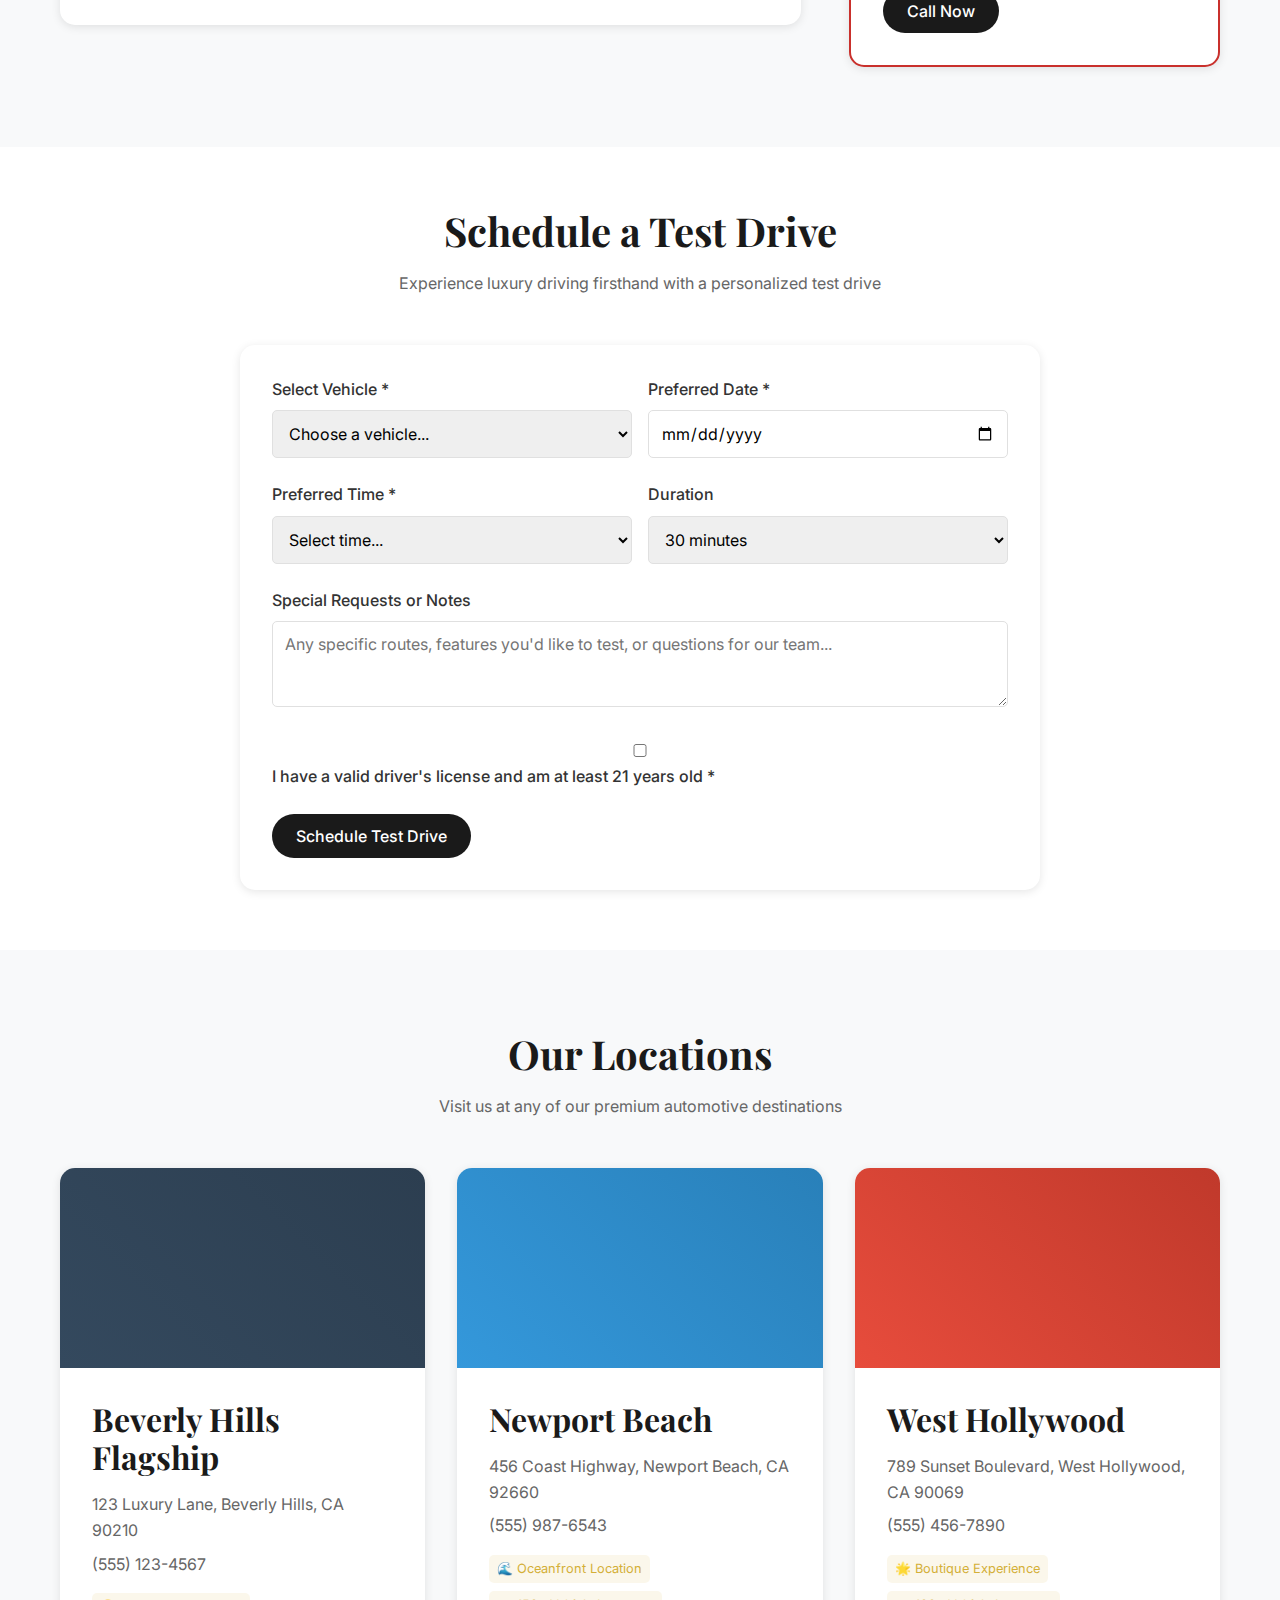
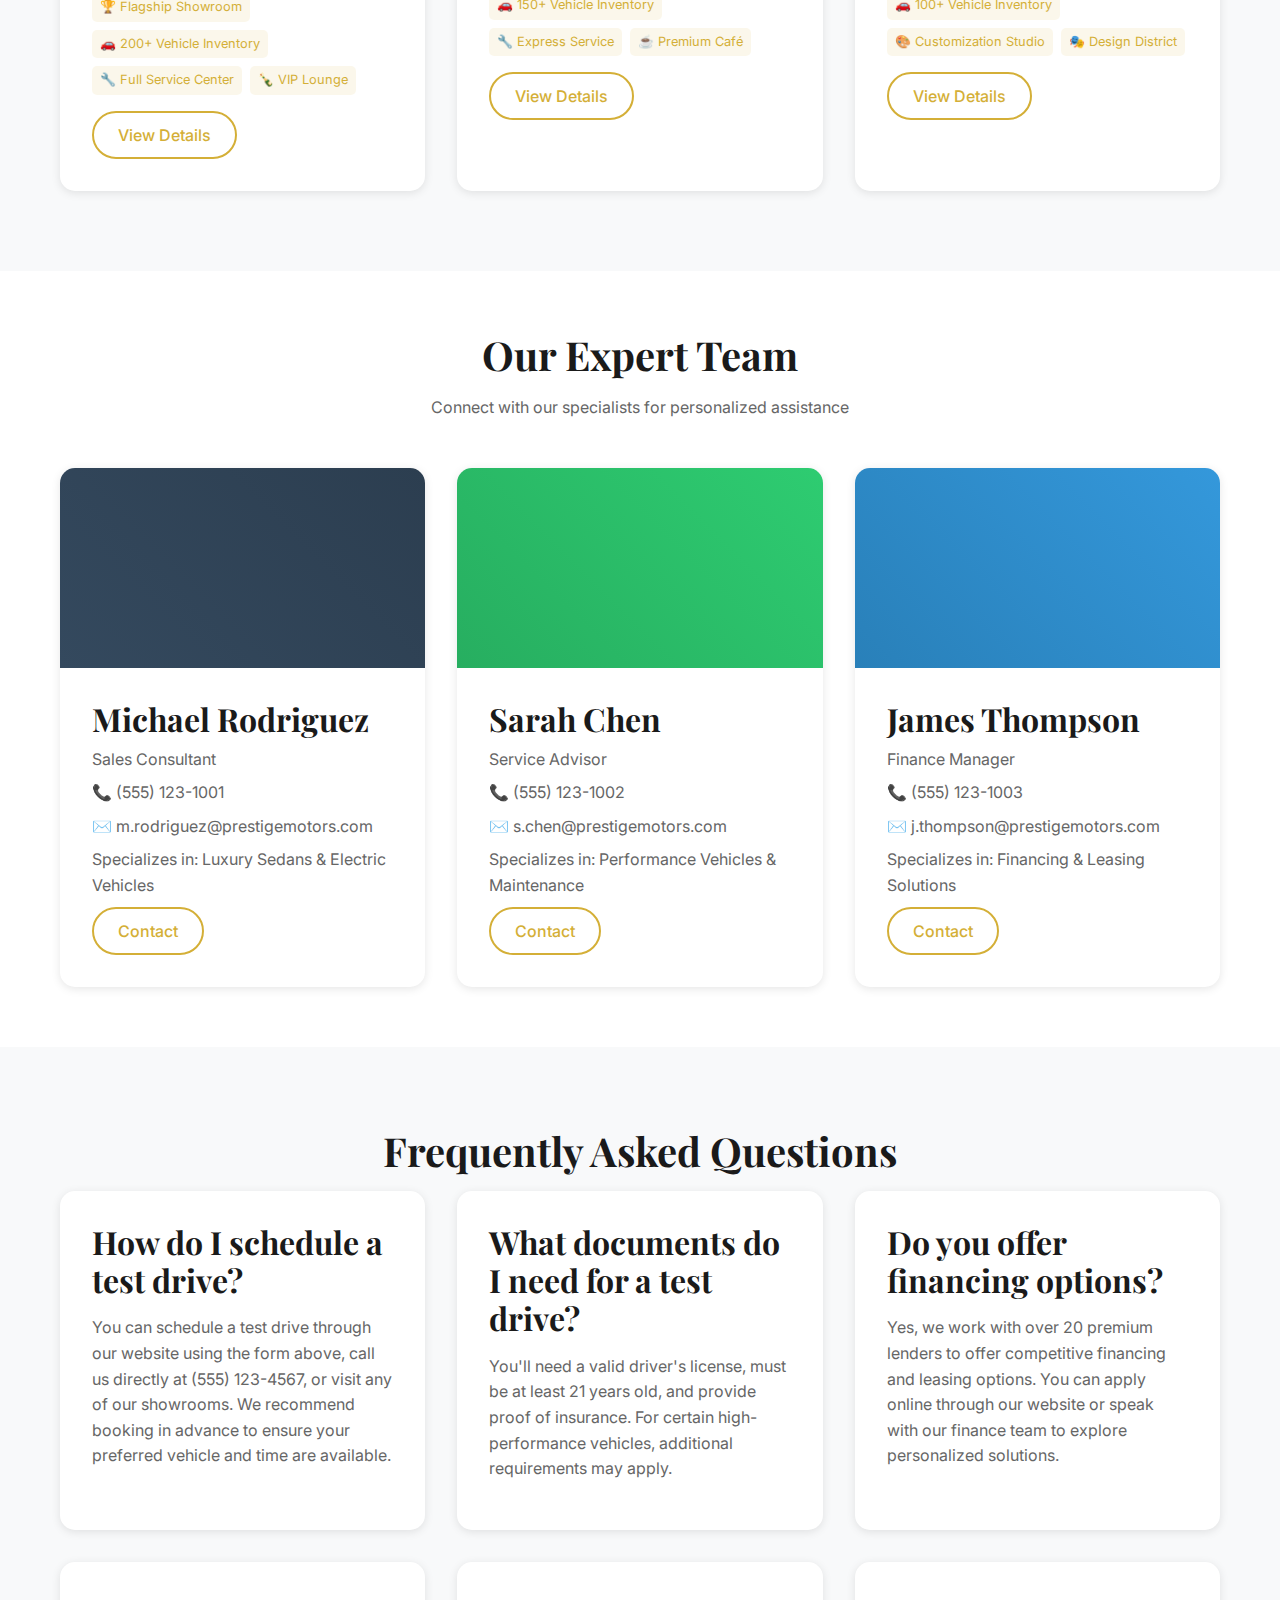
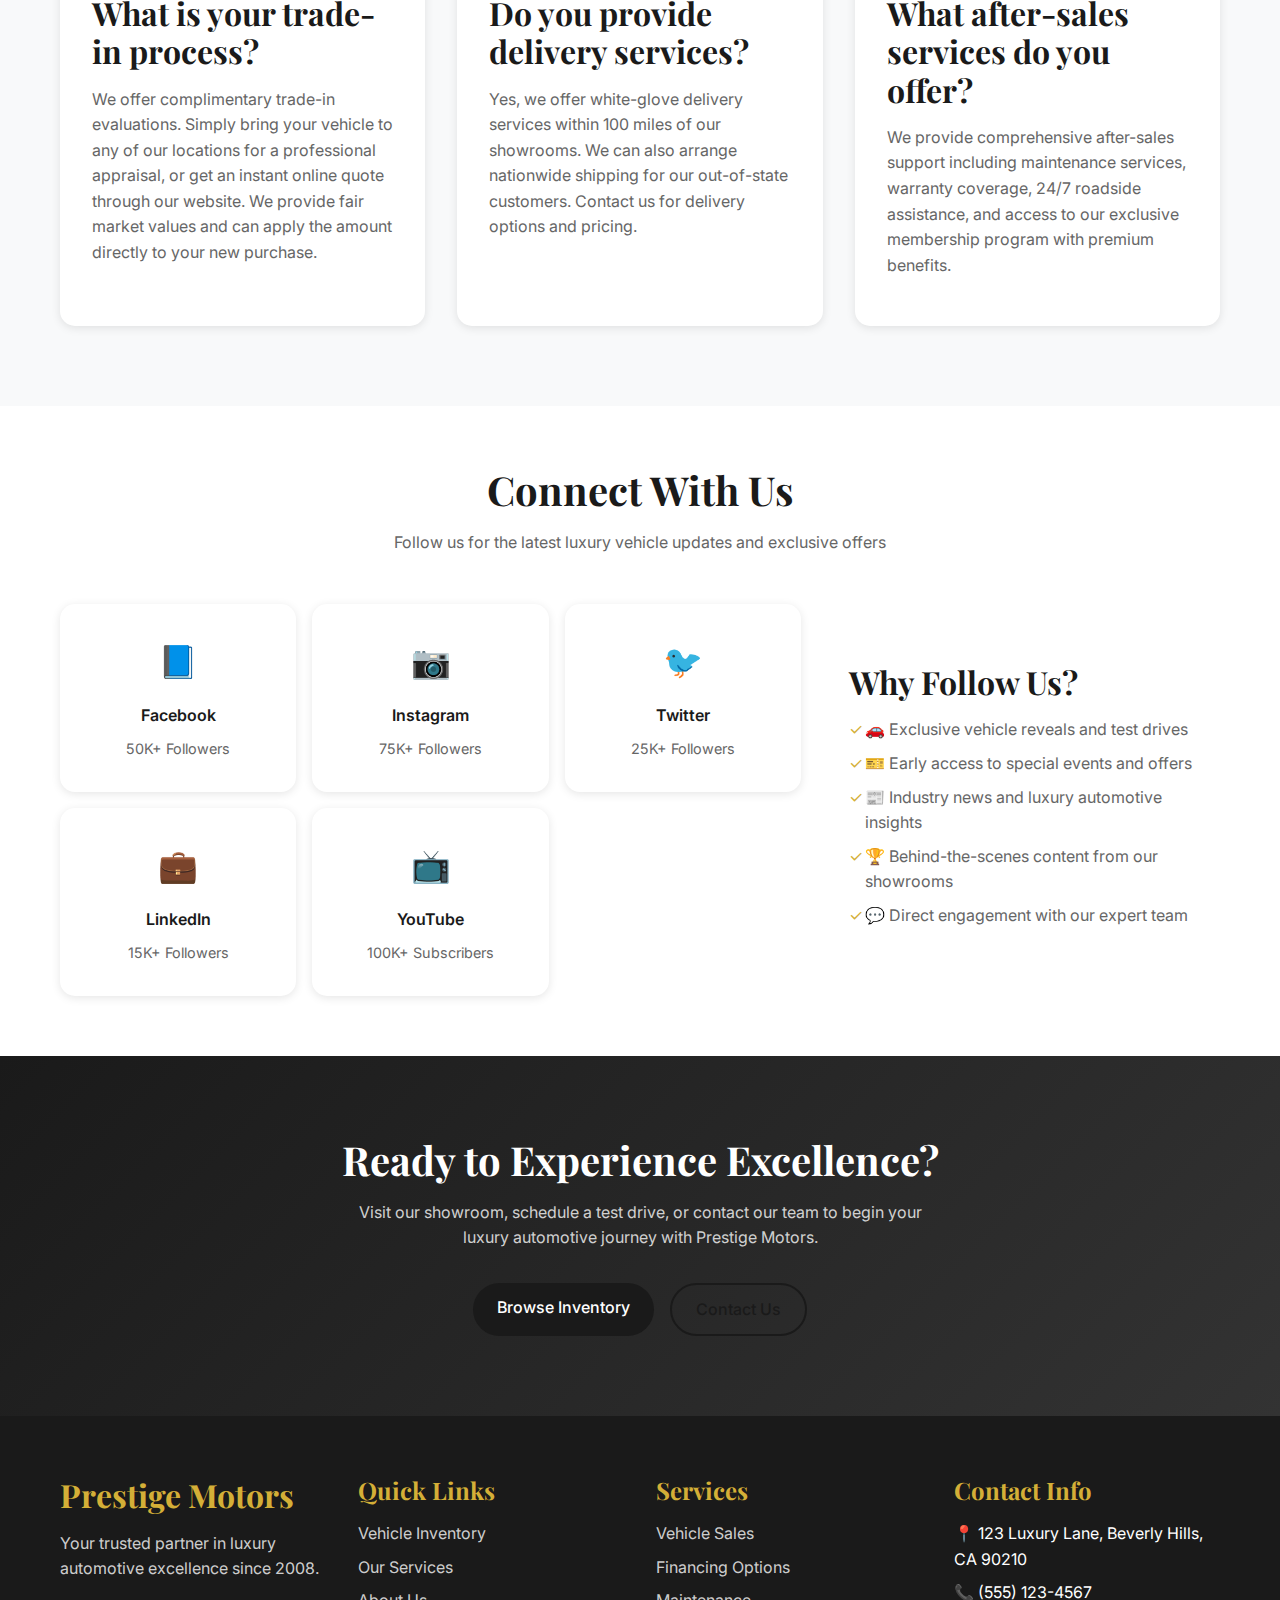
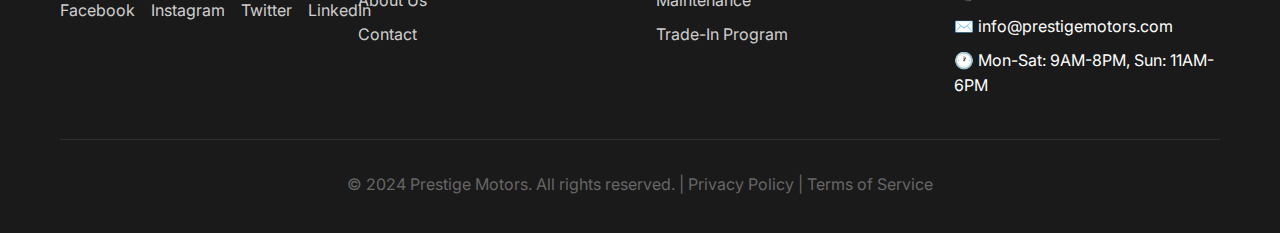
<file: contact.html>
<!DOCTYPE html>
<html lang="en">
<head>
    <meta charset="UTF-8">
    <meta name="viewport" content="width=device-width, initial-scale=1.0">
    <title>Contact Us - Prestige Motors</title>
    <link rel="stylesheet" href="styles.css">
    <link rel="preconnect" href="https://fonts.googleapis.com">
    <link rel="preconnect" href="https://fonts.gstatic.com" crossorigin>
    <link href="https://fonts.googleapis.com/css2?family=Playfair+Display:wght@400;700&family=Inter:wght@300;400;500;600;700&display=swap" rel="stylesheet">
</head>
<body>
    <header class="header">
        <nav class="navbar">
            <div class="nav-container">
                <div class="nav-logo">
                    <h1>Prestige Motors</h1>
                    <span class="tagline">Excellence in Motion</span>
                </div>
                <ul class="nav-menu">
                    <li><a href="index.html" class="nav-link">Home</a></li>
                    <li><a href="vehicles.html" class="nav-link">Vehicles</a></li>
                    <li><a href="about.html" class="nav-link">About</a></li>
                    <li><a href="services.html" class="nav-link">Services</a></li>
                    <li><a href="contact.html" class="nav-link active">Contact</a></li>
                </ul>
                <div class="hamburger">
                    <span></span>
                    <span></span>
                    <span></span>
                </div>
            </div>
        </nav>
    </header>

    <main>
        <section class="page-hero">
            <div class="container">
                <h1>Contact Prestige Motors</h1>
                <p>Get in touch with our expert team for inquiries, test drives, or premium automotive services. We're here to assist you.</p>
            </div>
        </section>

        <section class="contact-main">
            <div class="container">
                <div class="contact-grid">
                    <div class="contact-form-section">
                        <h2>Send Us a Message</h2>
                        <p>Fill out the form below and our team will respond within 24 hours.</p>
                        
                        <form id="contactForm" class="contact-form">
                            <div class="form-row">
                                <div class="form-group">
                                    <label for="firstName">First Name *</label>
                                    <input type="text" id="firstName" name="firstName" required>
                                </div>
                                <div class="form-group">
                                    <label for="lastName">Last Name *</label>
                                    <input type="text" id="lastName" name="lastName" required>
                                </div>
                            </div>
                            
                            <div class="form-row">
                                <div class="form-group">
                                    <label for="email">Email Address *</label>
                                    <input type="email" id="email" name="email" required>
                                </div>
                                <div class="form-group">
                                    <label for="phone">Phone Number</label>
                                    <input type="tel" id="phone" name="phone">
                                </div>
                            </div>
                            
                            <div class="form-group">
                                <label for="inquiryType">Inquiry Type *</label>
                                <select id="inquiryType" name="inquiryType" required>
                                    <option value="">Please select...</option>
                                    <option value="sales">Vehicle Sales</option>
                                    <option value="test-drive">Schedule Test Drive</option>
                                    <option value="service">Service & Maintenance</option>
                                    <option value="financing">Financing Information</option>
                                    <option value="trade-in">Trade-In Evaluation</option>
                                    <option value="general">General Inquiry</option>
                                    <option value="complaint">Customer Service</option>
                                </select>
                            </div>
                            
                            <div class="form-group">
                                <label for="vehicleInterest">Vehicle of Interest (Optional)</label>
                                <input type="text" id="vehicleInterest" name="vehicleInterest" placeholder="e.g., Mercedes-Benz S-Class, Tesla Model X">
                            </div>
                            
                            <div class="form-group">
                                <label for="message">Message *</label>
                                <textarea id="message" name="message" rows="5" required placeholder="Tell us how we can help you..."></textarea>
                            </div>
                            
                            <div class="form-group">
                                <label for="preferredContact">Preferred Contact Method</label>
                                <div class="radio-group">
                                    <label class="radio-label">
                                        <input type="radio" name="preferredContact" value="email" checked>
                                        <span>Email</span>
                                    </label>
                                    <label class="radio-label">
                                        <input type="radio" name="preferredContact" value="phone">
                                        <span>Phone</span>
                                    </label>
                                    <label class="radio-label">
                                        <input type="radio" name="preferredContact" value="text">
                                        <span>Text Message</span>
                                    </label>
                                </div>
                            </div>
                            
                            <div class="form-group">
                                <label for="bestTime">Best Time to Contact</label>
                                <select id="bestTime" name="bestTime">
                                    <option value="anytime">Anytime</option>
                                    <option value="morning">Morning (9AM-12PM)</option>
                                    <option value="afternoon">Afternoon (12PM-5PM)</option>
                                    <option value="evening">Evening (5PM-7PM)</option>
                                </select>
                            </div>
                            
                            <div class="form-group checkbox-group">
                                <label class="checkbox-label">
                                    <input type="checkbox" id="newsletter" name="newsletter">
                                    <span>Send me exclusive offers and vehicle updates</span>
                                </label>
                            </div>
                            
                            <div class="form-group checkbox-group">
                                <label class="checkbox-label">
                                    <input type="checkbox" id="privacy" name="privacy" required>
                                    <span>I agree to the privacy policy and terms of service *</span>
                                </label>
                            </div>
                            
                            <button type="submit" class="btn btn-primary">Send Message</button>
                        </form>
                    </div>
                    
                    <div class="contact-info-section">
                        <div class="contact-info-card">
                            <h3>Main Showroom</h3>
                            <div class="contact-details">
                                <p class="address">📍 123 Luxury Lane, Beverly Hills, CA 90210</p>
                                <p class="phone">📞 (555) 123-4567</p>
                                <p class="email">✉️ info@prestigemotors.com</p>
                                <div class="hours">
                                    <p><strong>Hours:</strong></p>
                                    <p>Monday - Friday: 9:00 AM - 8:00 PM</p>
                                    <p>Saturday: 9:00 AM - 7:00 PM</p>
                                    <p>Sunday: 11:00 AM - 6:00 PM</p>
                                </div>
                            </div>
                            <button class="btn btn-outline" onclick="getDirections()">Get Directions</button>
                        </div>
                        
                        <div class="contact-info-card">
                            <h3>Service Center</h3>
                            <div class="contact-details">
                                <p class="address">📍 125 Service Drive, Beverly Hills, CA 90210</p>
                                <p class="phone">📞 (555) 123-4568</p>
                                <p class="email">✉️ service@prestigemotors.com</p>
                                <div class="hours">
                                    <p><strong>Hours:</strong></p>
                                    <p>Monday - Friday: 7:00 AM - 7:00 PM</p>
                                    <p>Saturday: 8:00 AM - 5:00 PM</p>
                                    <p>Sunday: Closed</p>
                                </div>
                            </div>
                            <button class="btn btn-outline" onclick="scheduleService()">Schedule Service</button>
                        </div>
                        
                        <div class="contact-info-card emergency">
                            <h3>24/7 Emergency Support</h3>
                            <div class="contact-details">
                                <p class="phone">📞 (555) 123-4569</p>
                                <p class="email">✉️ emergency@prestigemotors.com</p>
                                <p>Available 24/7 for roadside assistance and urgent service needs.</p>
                            </div>
                            <button class="btn btn-primary" onclick="callEmergency()">Call Now</button>
                        </div>
                    </div>
                </div>
            </div>
        </section>

        <section class="test-drive-section">
            <div class="container">
                <h2 class="section-title">Schedule a Test Drive</h2>
                <p class="section-subtitle">Experience luxury driving firsthand with a personalized test drive</p>
                
                <div class="test-drive-form">
                    <form id="testDriveForm">
                        <div class="form-row">
                            <div class="form-group">
                                <label for="testVehicle">Select Vehicle *</label>
                                <select id="testVehicle" name="testVehicle" required>
                                    <option value="">Choose a vehicle...</option>
                                    <optgroup label="Luxury Sedans">
                                        <option value="mercedes-s-class">Mercedes-Benz S-Class 2024</option>
                                        <option value="bmw-7-series">BMW 7 Series 2024</option>
                                        <option value="audi-a8">Audi A8 2024</option>
                                    </optgroup>
                                    <optgroup label="Sports Cars">
                                        <option value="porsche-911">Porsche 911 Carrera 4S 2024</option>
                                        <option value="ferrari-roma">Ferrari Roma 2024</option>
                                        <option value="corvette-z06">Chevrolet Corvette Z06 2024</option>
                                    </optgroup>
                                    <optgroup label="Premium SUVs">
                                        <option value="range-rover-sport">Range Rover Sport 2024</option>
                                        <option value="bmw-x7">BMW X7 2024</option>
                                        <option value="tesla-model-x">Tesla Model X Plaid 2024</option>
                                    </optgroup>
                                    <optgroup label="Electric Vehicles">
                                        <option value="tesla-model-s">Tesla Model S Plaid 2024</option>
                                        <option value="lucid-air">Lucid Air Grand Touring 2024</option>
                                        <option value="porsche-taycan">Porsche Taycan 4S 2024</option>
                                    </optgroup>
                                </select>
                            </div>
                            <div class="form-group">
                                <label for="testDate">Preferred Date *</label>
                                <input type="date" id="testDate" name="testDate" required>
                            </div>
                        </div>
                        
                        <div class="form-row">
                            <div class="form-group">
                                <label for="testTime">Preferred Time *</label>
                                <select id="testTime" name="testTime" required>
                                    <option value="">Select time...</option>
                                    <option value="9:00">9:00 AM</option>
                                    <option value="10:00">10:00 AM</option>
                                    <option value="11:00">11:00 AM</option>
                                    <option value="12:00">12:00 PM</option>
                                    <option value="14:00">2:00 PM</option>
                                    <option value="15:00">3:00 PM</option>
                                    <option value="16:00">4:00 PM</option>
                                    <option value="17:00">5:00 PM</option>
                                </select>
                            </div>
                            <div class="form-group">
                                <label for="testDuration">Duration</label>
                                <select id="testDuration" name="testDuration">
                                    <option value="30">30 minutes</option>
                                    <option value="60">1 hour</option>
                                    <option value="90">1.5 hours</option>
                                    <option value="120">2 hours</option>
                                </select>
                            </div>
                        </div>
                        
                        <div class="form-group">
                            <label for="testNotes">Special Requests or Notes</label>
                            <textarea id="testNotes" name="testNotes" rows="3" placeholder="Any specific routes, features you'd like to test, or questions for our team..."></textarea>
                        </div>
                        
                        <div class="form-group">
                            <label class="checkbox-label">
                                <input type="checkbox" id="testLicense" name="testLicense" required>
                                <span>I have a valid driver's license and am at least 21 years old *</span>
                            </label>
                        </div>
                        
                        <button type="submit" class="btn btn-primary">Schedule Test Drive</button>
                    </form>
                </div>
            </div>
        </section>

        <section class="locations-section">
            <div class="container">
                <h2 class="section-title">Our Locations</h2>
                <p class="section-subtitle">Visit us at any of our premium automotive destinations</p>
                
                <div class="locations-grid">
                    <div class="location-card">
                        <div class="location-image beverly-hills"></div>
                        <div class="location-content">
                            <h3>Beverly Hills Flagship</h3>
                            <p>123 Luxury Lane, Beverly Hills, CA 90210</p>
                            <p>(555) 123-4567</p>
                            <div class="location-features">
                                <span>🏆 Flagship Showroom</span>
                                <span>🚗 200+ Vehicle Inventory</span>
                                <span>🔧 Full Service Center</span>
                                <span>🍾 VIP Lounge</span>
                            </div>
                            <button class="btn btn-outline" onclick="locationDetails('beverly-hills')">View Details</button>
                        </div>
                    </div>
                    
                    <div class="location-card">
                        <div class="location-image newport"></div>
                        <div class="location-content">
                            <h3>Newport Beach</h3>
                            <p>456 Coast Highway, Newport Beach, CA 92660</p>
                            <p>(555) 987-6543</p>
                            <div class="location-features">
                                <span>🌊 Oceanfront Location</span>
                                <span>🚗 150+ Vehicle Inventory</span>
                                <span>🔧 Express Service</span>
                                <span>☕ Premium Café</span>
                            </div>
                            <button class="btn btn-outline" onclick="locationDetails('newport-beach')">View Details</button>
                        </div>
                    </div>
                    
                    <div class="location-card">
                        <div class="location-image west-hollywood"></div>
                        <div class="location-content">
                            <h3>West Hollywood</h3>
                            <p>789 Sunset Boulevard, West Hollywood, CA 90069</p>
                            <p>(555) 456-7890</p>
                            <div class="location-features">
                                <span>🌟 Boutique Experience</span>
                                <span>🚗 100+ Vehicle Inventory</span>
                                <span>🎨 Customization Studio</span>
                                <span>🎭 Design District</span>
                            </div>
                            <button class="btn btn-outline" onclick="locationDetails('west-hollywood')">View Details</button>
                        </div>
                    </div>
                </div>
            </div>
        </section>

        <section class="team-section">
            <div class="container">
                <h2 class="section-title">Our Expert Team</h2>
                <p class="section-subtitle">Connect with our specialists for personalized assistance</p>
                
                <div class="team-grid">
                    <div class="team-member">
                        <div class="member-image sales-consultant"></div>
                        <div class="member-info">
                            <h3>Michael Rodriguez</h3>
                            <p>Sales Consultant</p>
                            <p>📞 (555) 123-1001</p>
                            <p>✉️ m.rodriguez@prestigemotors.com</p>
                            <p>Specializes in: Luxury Sedans & Electric Vehicles</p>
                            <button class="btn btn-outline" onclick="contactTeamMember('michael')">Contact</button>
                        </div>
                    </div>
                    
                    <div class="team-member">
                        <div class="member-image service-advisor"></div>
                        <div class="member-info">
                            <h3>Sarah Chen</h3>
                            <p>Service Advisor</p>
                            <p>📞 (555) 123-1002</p>
                            <p>✉️ s.chen@prestigemotors.com</p>
                            <p>Specializes in: Performance Vehicles & Maintenance</p>
                            <button class="btn btn-outline" onclick="contactTeamMember('sarah')">Contact</button>
                        </div>
                    </div>
                    
                    <div class="team-member">
                        <div class="member-image finance-manager"></div>
                        <div class="member-info">
                            <h3>James Thompson</h3>
                            <p>Finance Manager</p>
                            <p>📞 (555) 123-1003</p>
                            <p>✉️ j.thompson@prestigemotors.com</p>
                            <p>Specializes in: Financing & Leasing Solutions</p>
                            <button class="btn btn-outline" onclick="contactTeamMember('james')">Contact</button>
                        </div>
                    </div>
                </div>
            </div>
        </section>

        <section class="faq-section">
            <div class="container">
                <h2 class="section-title">Frequently Asked Questions</h2>
                <div class="faq-grid">
                    <div class="faq-item">
                        <h3>How do I schedule a test drive?</h3>
                        <p>You can schedule a test drive through our website using the form above, call us directly at (555) 123-4567, or visit any of our showrooms. We recommend booking in advance to ensure your preferred vehicle and time are available.</p>
                    </div>
                    <div class="faq-item">
                        <h3>What documents do I need for a test drive?</h3>
                        <p>You'll need a valid driver's license, must be at least 21 years old, and provide proof of insurance. For certain high-performance vehicles, additional requirements may apply.</p>
                    </div>
                    <div class="faq-item">
                        <h3>Do you offer financing options?</h3>
                        <p>Yes, we work with over 20 premium lenders to offer competitive financing and leasing options. You can apply online through our website or speak with our finance team to explore personalized solutions.</p>
                    </div>
                    <div class="faq-item">
                        <h3>What is your trade-in process?</h3>
                        <p>We offer complimentary trade-in evaluations. Simply bring your vehicle to any of our locations for a professional appraisal, or get an instant online quote through our website. We provide fair market values and can apply the amount directly to your new purchase.</p>
                    </div>
                    <div class="faq-item">
                        <h3>Do you provide delivery services?</h3>
                        <p>Yes, we offer white-glove delivery services within 100 miles of our showrooms. We can also arrange nationwide shipping for our out-of-state customers. Contact us for delivery options and pricing.</p>
                    </div>
                    <div class="faq-item">
                        <h3>What after-sales services do you offer?</h3>
                        <p>We provide comprehensive after-sales support including maintenance services, warranty coverage, 24/7 roadside assistance, and access to our exclusive membership program with premium benefits.</p>
                    </div>
                </div>
            </div>
        </section>

        <section class="social-section">
            <div class="container">
                <h2 class="section-title">Connect With Us</h2>
                <p class="section-subtitle">Follow us for the latest luxury vehicle updates and exclusive offers</p>
                
                <div class="social-content">
                    <div class="social-links-large">
                        <a href="#" class="social-link-large facebook">
                            <span class="social-icon">📘</span>
                            <span class="social-name">Facebook</span>
                            <span class="social-follow">50K+ Followers</span>
                        </a>
                        <a href="#" class="social-link-large instagram">
                            <span class="social-icon">📷</span>
                            <span class="social-name">Instagram</span>
                            <span class="social-follow">75K+ Followers</span>
                        </a>
                        <a href="#" class="social-link-large twitter">
                            <span class="social-icon">🐦</span>
                            <span class="social-name">Twitter</span>
                            <span class="social-follow">25K+ Followers</span>
                        </a>
                        <a href="#" class="social-link-large linkedin">
                            <span class="social-icon">💼</span>
                            <span class="social-name">LinkedIn</span>
                            <span class="social-follow">15K+ Followers</span>
                        </a>
                        <a href="#" class="social-link-large youtube">
                            <span class="social-icon">📺</span>
                            <span class="social-name">YouTube</span>
                            <span class="social-follow">100K+ Subscribers</span>
                        </a>
                    </div>
                    
                    <div class="social-benefits">
                        <h3>Why Follow Us?</h3>
                        <ul>
                            <li>🚗 Exclusive vehicle reveals and test drives</li>
                            <li>🎫 Early access to special events and offers</li>
                            <li>📰 Industry news and luxury automotive insights</li>
                            <li>🏆 Behind-the-scenes content from our showrooms</li>
                            <li>💬 Direct engagement with our expert team</li>
                        </ul>
                    </div>
                </div>
            </div>
        </section>

        <section class="cta">
            <div class="container">
                <div class="cta-content">
                    <h2>Ready to Experience Excellence?</h2>
                    <p>Visit our showroom, schedule a test drive, or contact our team to begin your luxury automotive journey with Prestige Motors.</p>
                    <div class="cta-buttons">
                        <a href="vehicles.html" class="btn btn-primary">Browse Inventory</a>
                        <a href="#" class="btn btn-secondary" onclick="scrollToForm()">Contact Us</a>
                    </div>
                </div>
            </div>
        </section>
    </main>

    <footer class="footer">
        <div class="container">
            <div class="footer-content">
                <div class="footer-section">
                    <h3>Prestige Motors</h3>
                    <p>Your trusted partner in luxury automotive excellence since 2008.</p>
                    <div class="social-links">
                        <a href="#" class="social-link">Facebook</a>
                        <a href="#" class="social-link">Instagram</a>
                        <a href="#" class="social-link">Twitter</a>
                        <a href="#" class="social-link">LinkedIn</a>
                    </div>
                </div>
                <div class="footer-section">
                    <h4>Quick Links</h4>
                    <ul>
                        <li><a href="vehicles.html">Vehicle Inventory</a></li>
                        <li><a href="services.html">Our Services</a></li>
                        <li><a href="about.html">About Us</a></li>
                        <li><a href="contact.html">Contact</a></li>
                    </ul>
                </div>
                <div class="footer-section">
                    <h4>Services</h4>
                    <ul>
                        <li><a href="services.html#sales">Vehicle Sales</a></li>
                        <li><a href="services.html#financing">Financing Options</a></li>
                        <li><a href="services.html#maintenance">Maintenance</a></li>
                        <li><a href="services.html#trade">Trade-In Program</a></li>
                    </ul>
                </div>
                <div class="footer-section">
                    <h4>Contact Info</h4>
                    <ul>
                        <li>📍 123 Luxury Lane, Beverly Hills, CA 90210</li>
                        <li>📞 (555) 123-4567</li>
                        <li>✉️ info@prestigemotors.com</li>
                        <li>🕐 Mon-Sat: 9AM-8PM, Sun: 11AM-6PM</li>
                    </ul>
                </div>
            </div>
            <div class="footer-bottom">
                <p>&copy; 2024 Prestige Motors. All rights reserved. | Privacy Policy | Terms of Service</p>
            </div>
        </div>
    </footer>

    <script src="script.js"></script>
</body>
</html>
</file>
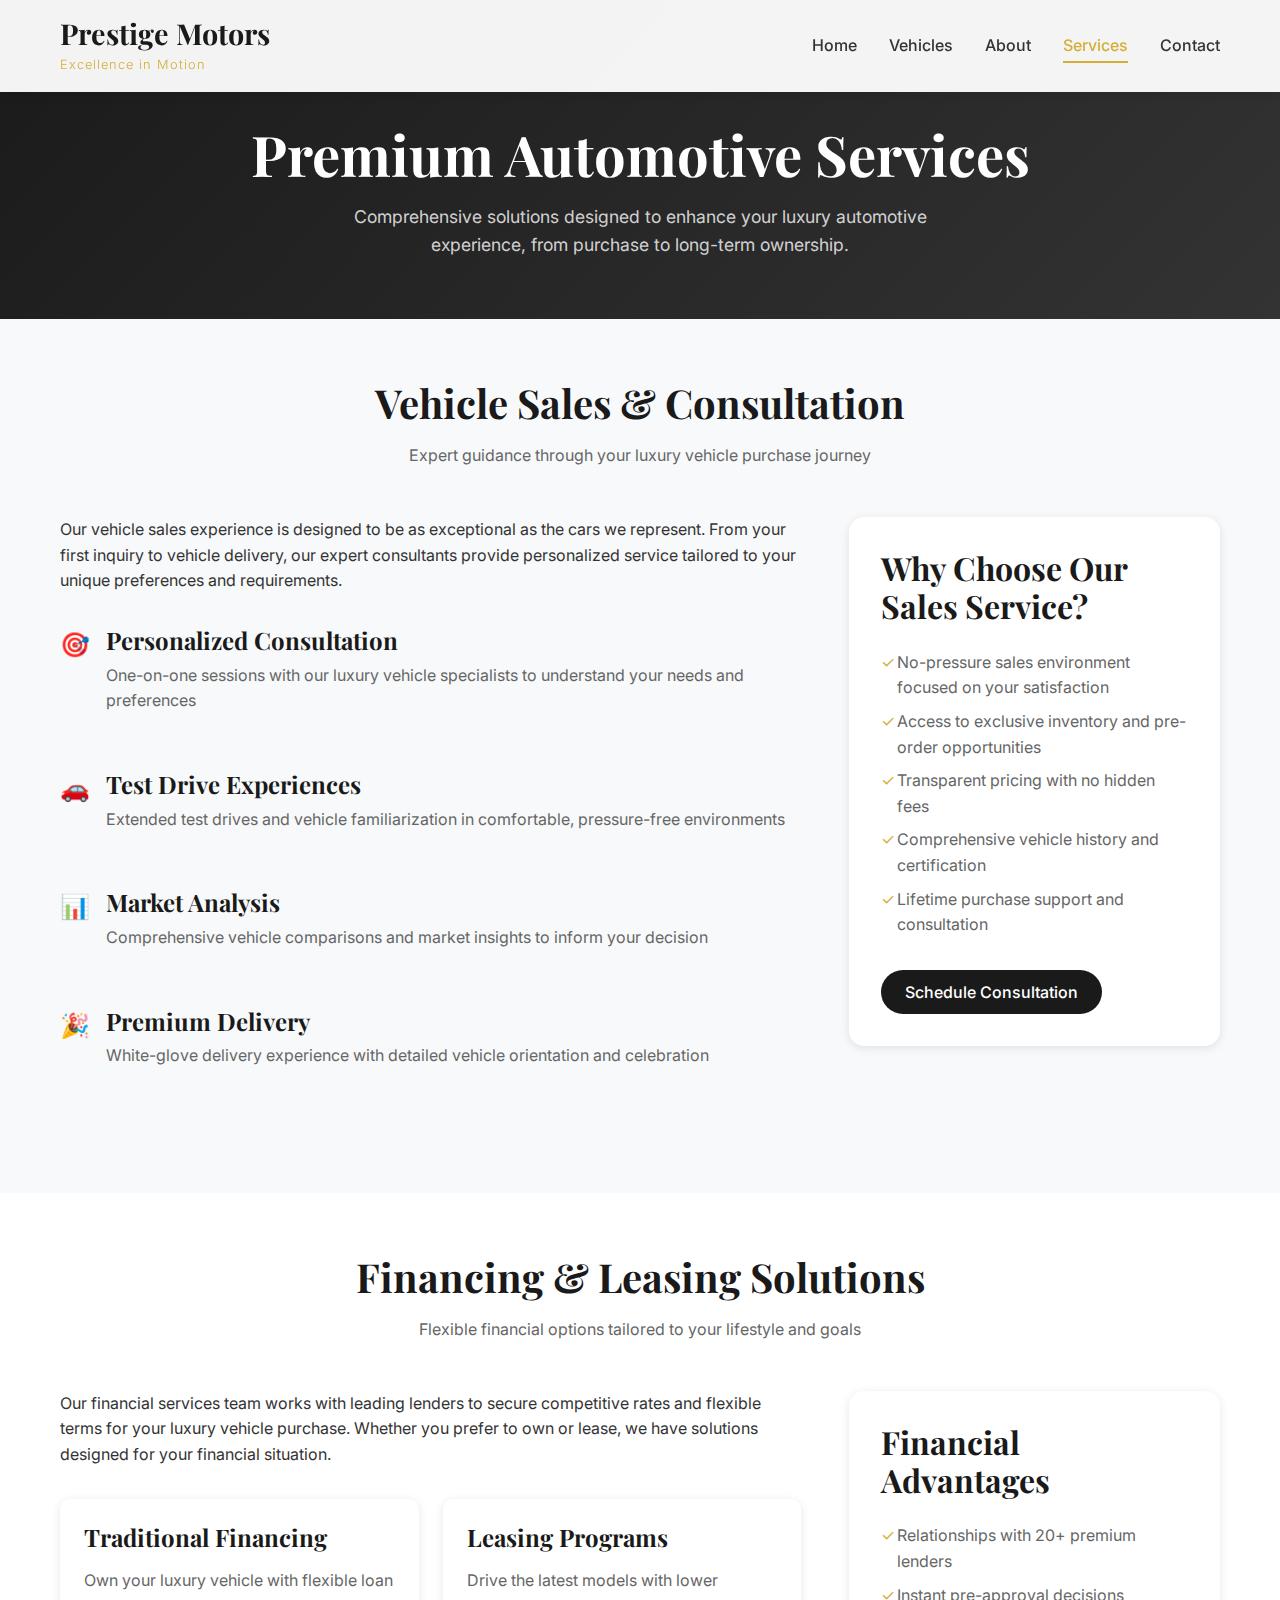
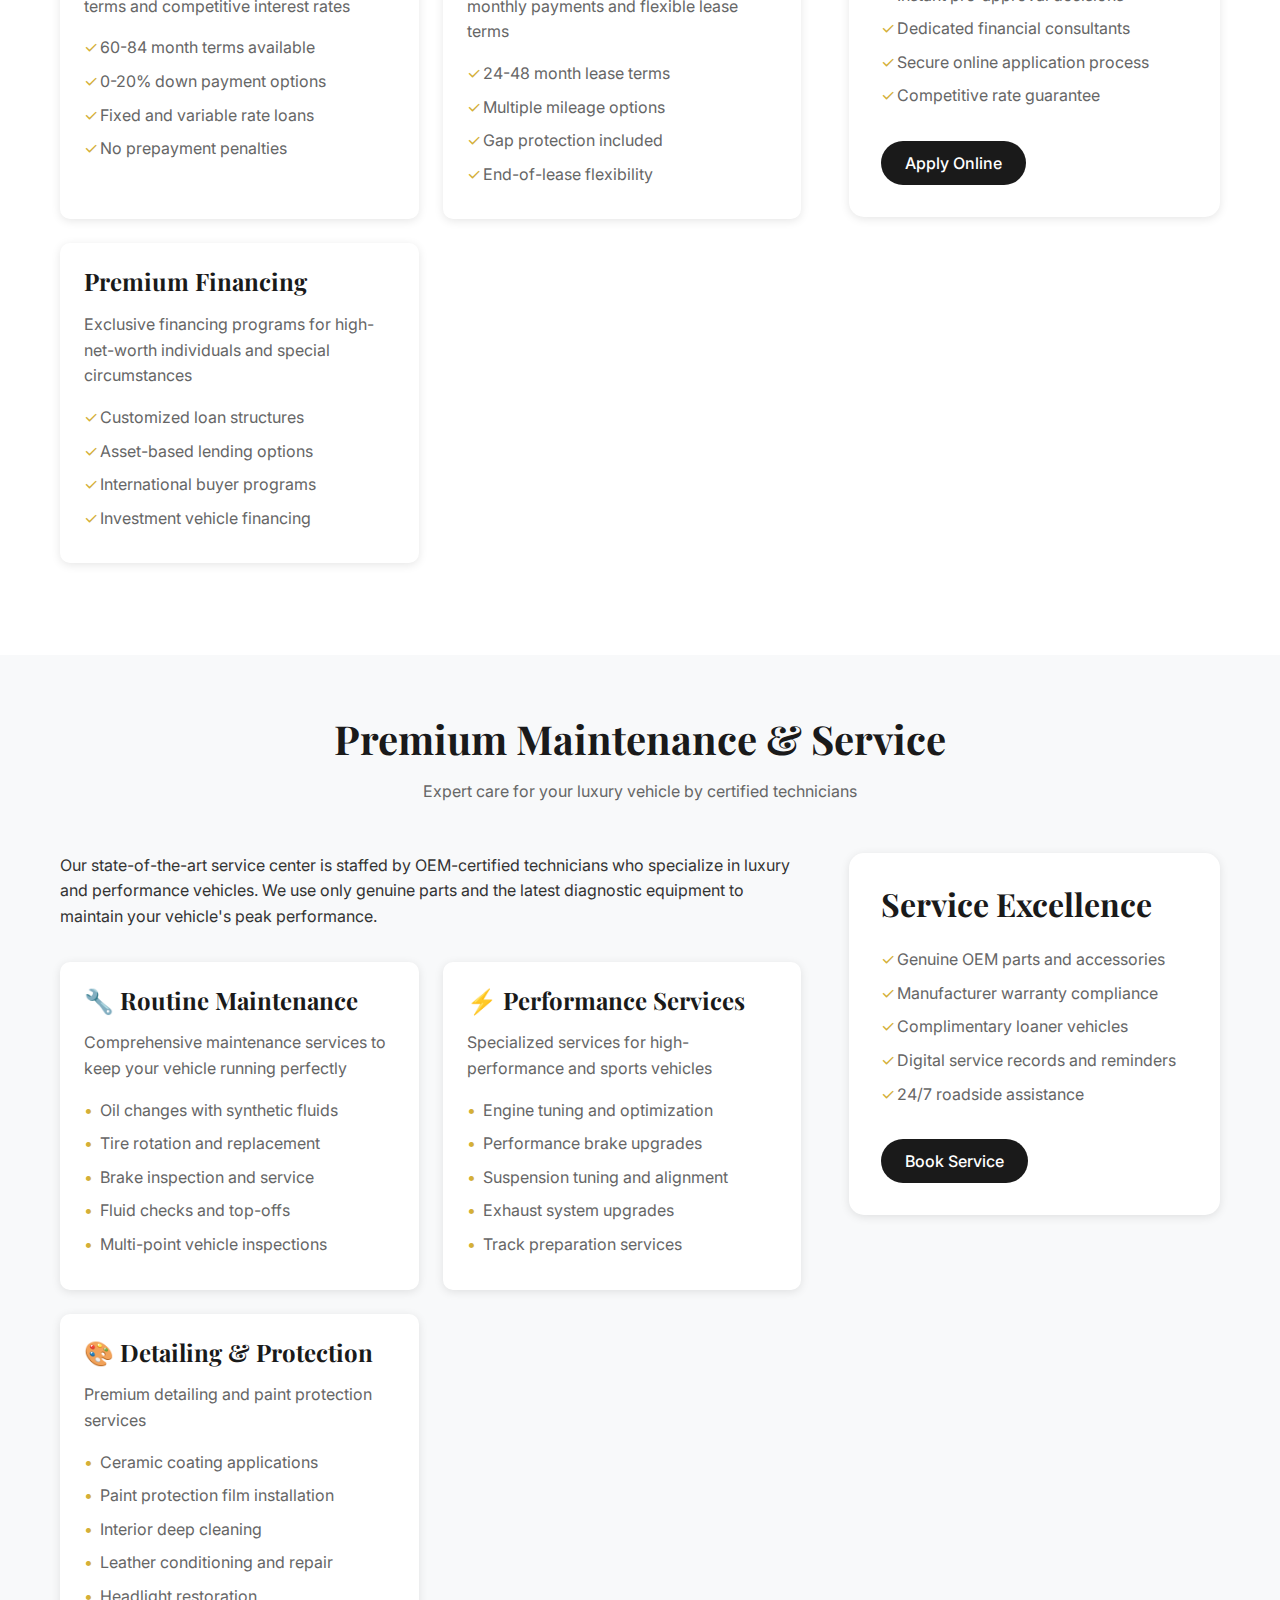
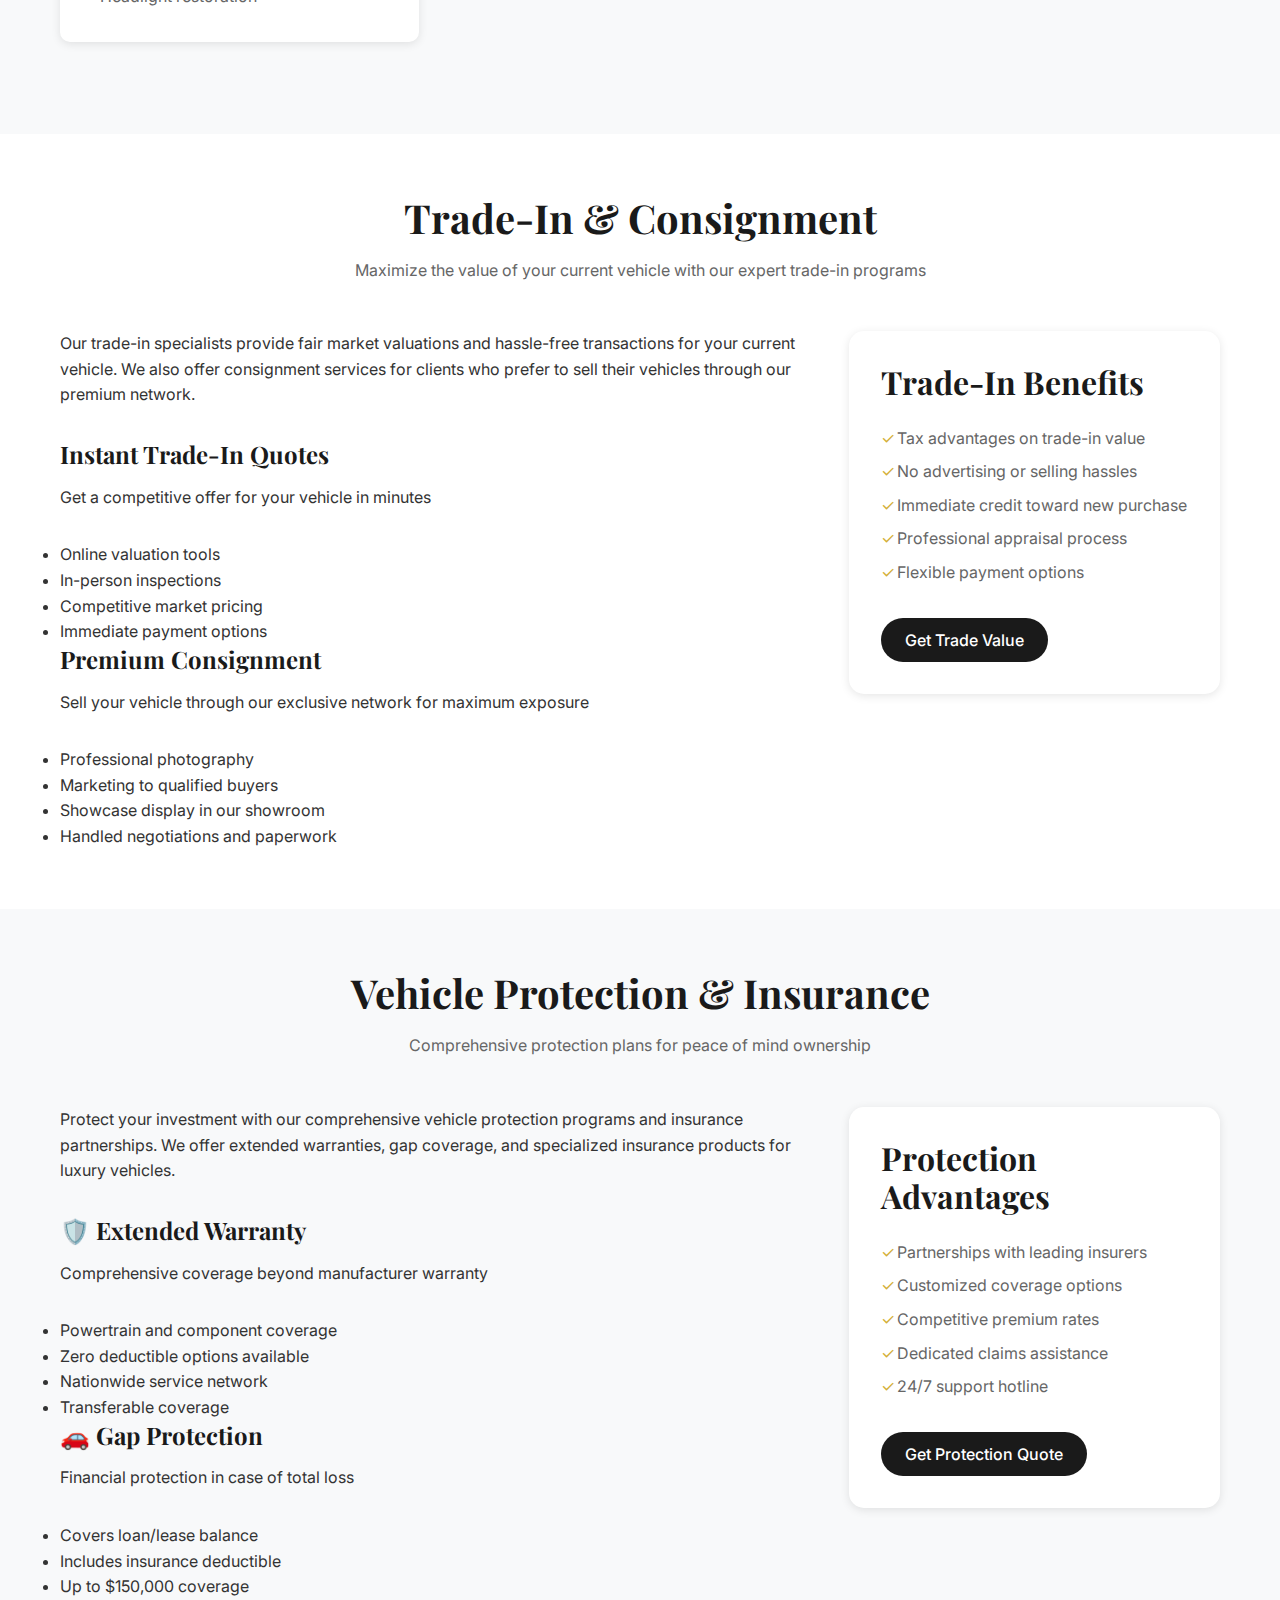
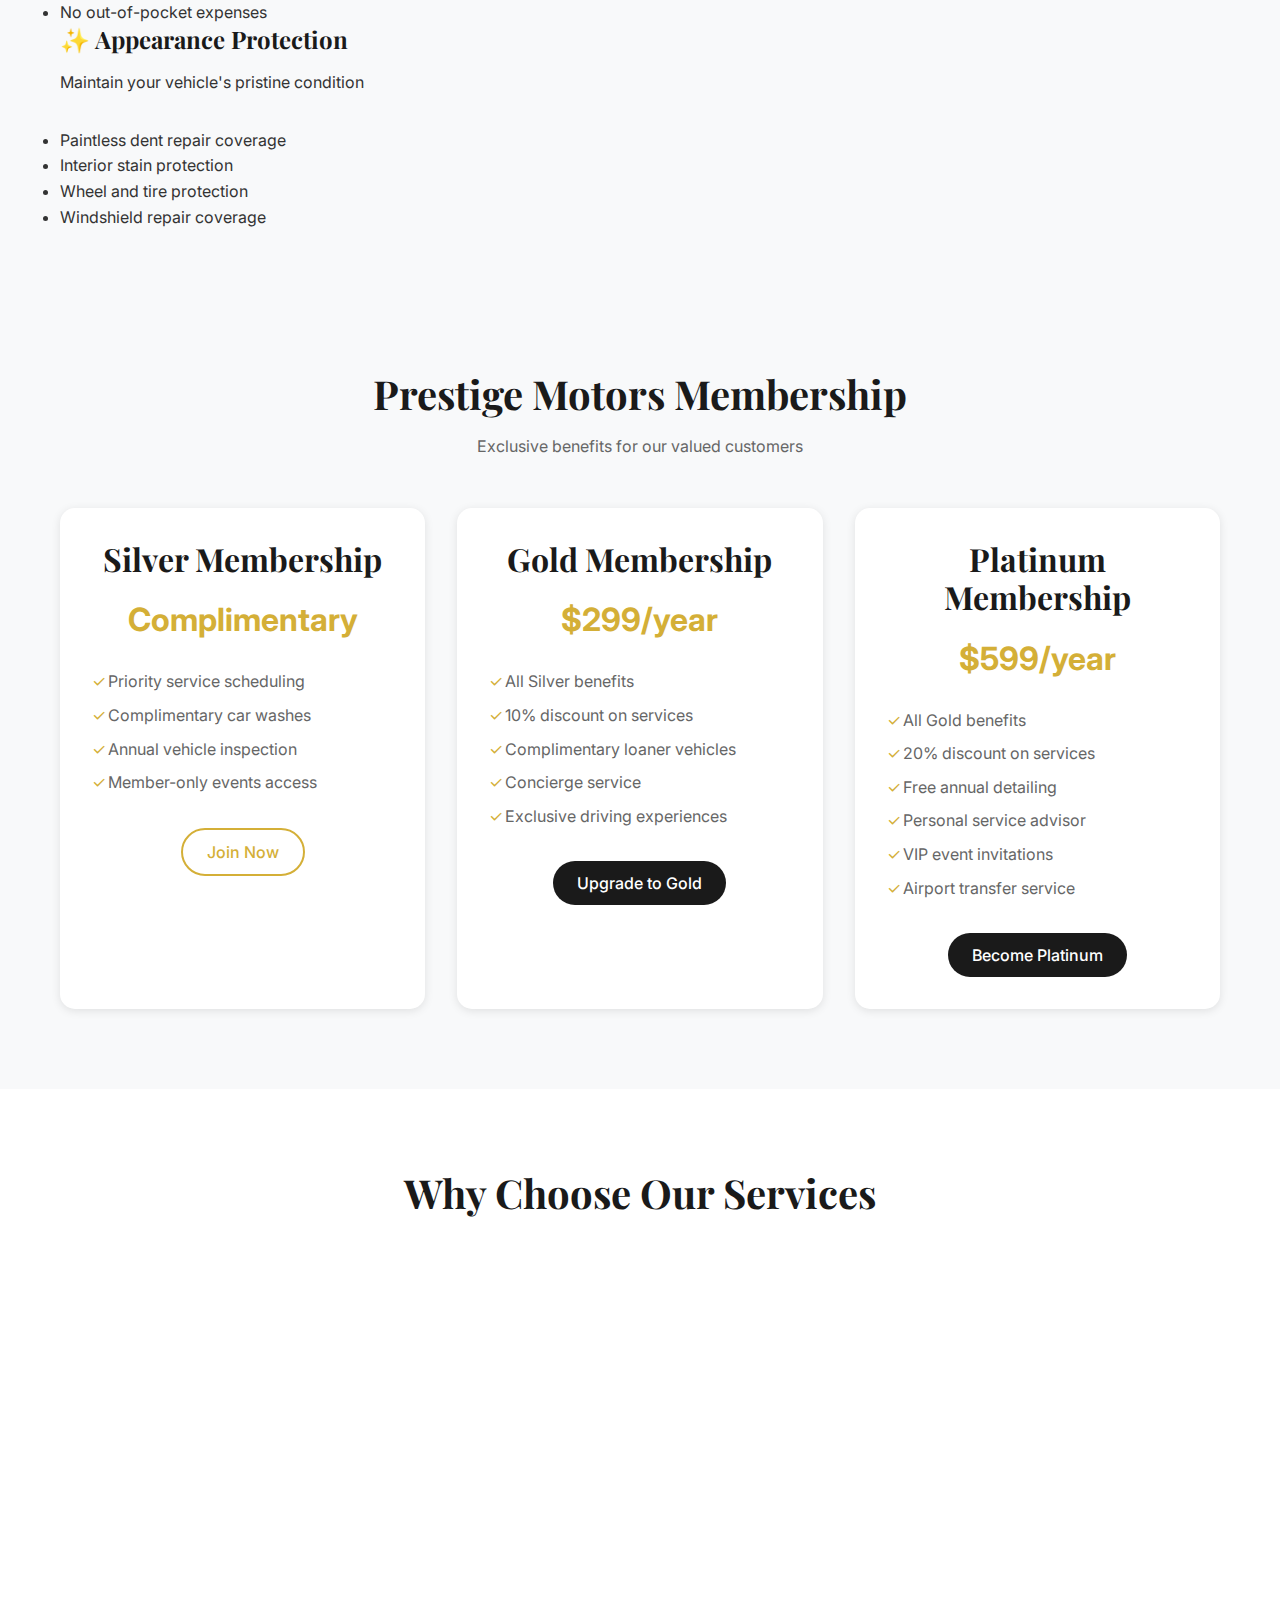
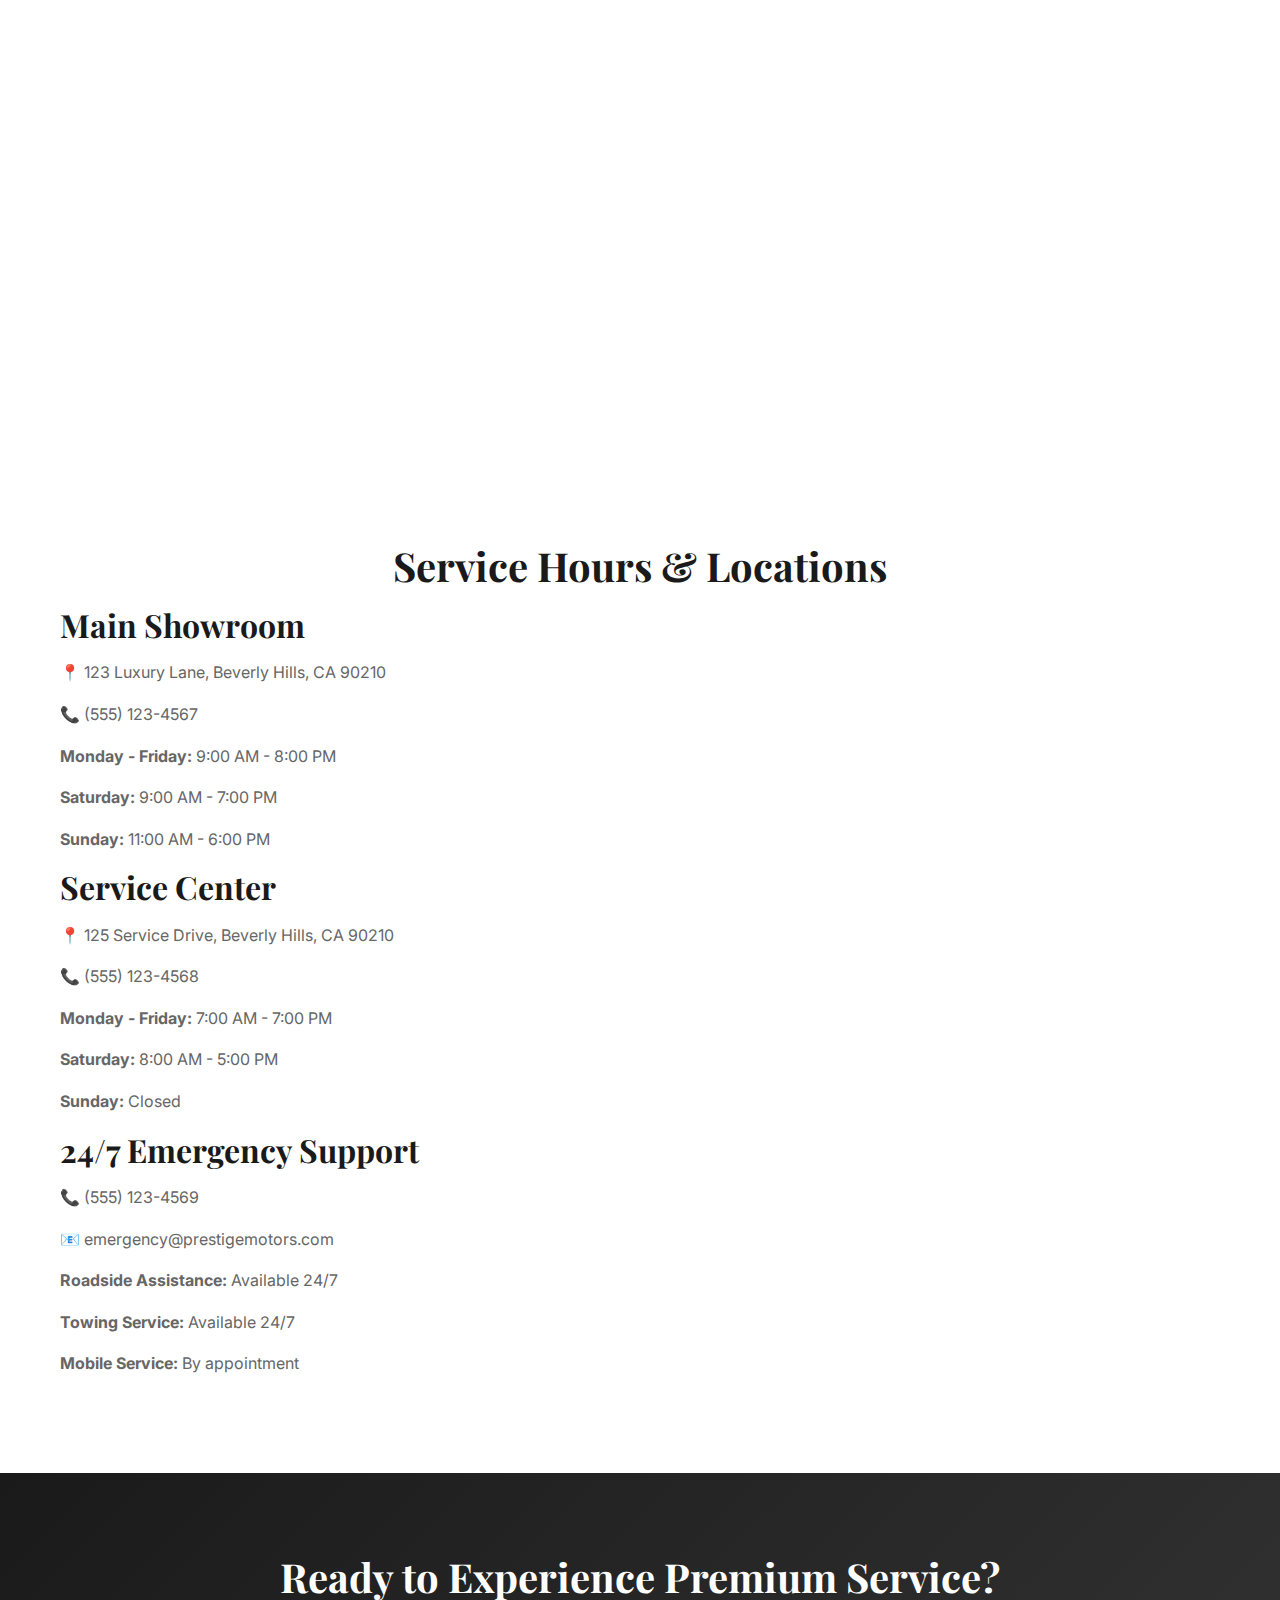
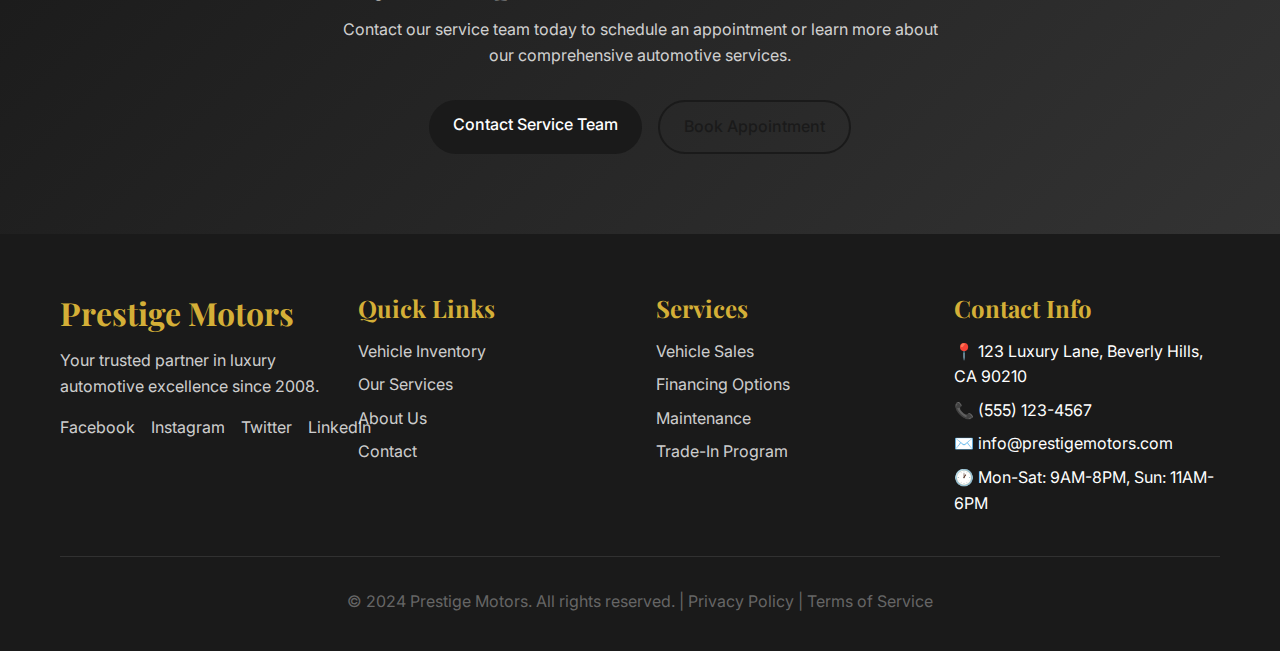
<file: services.html>
<!DOCTYPE html>
<html lang="en">
<head>
    <meta charset="UTF-8">
    <meta name="viewport" content="width=device-width, initial-scale=1.0">
    <title>Our Services - Prestige Motors</title>
    <link rel="stylesheet" href="styles.css">
    <link rel="preconnect" href="https://fonts.googleapis.com">
    <link rel="preconnect" href="https://fonts.gstatic.com" crossorigin>
    <link href="https://fonts.googleapis.com/css2?family=Playfair+Display:wght@400;700&family=Inter:wght@300;400;500;600;700&display=swap" rel="stylesheet">
</head>
<body>
    <header class="header">
        <nav class="navbar">
            <div class="nav-container">
                <div class="nav-logo">
                    <h1>Prestige Motors</h1>
                    <span class="tagline">Excellence in Motion</span>
                </div>
                <ul class="nav-menu">
                    <li><a href="index.html" class="nav-link">Home</a></li>
                    <li><a href="vehicles.html" class="nav-link">Vehicles</a></li>
                    <li><a href="about.html" class="nav-link">About</a></li>
                    <li><a href="services.html" class="nav-link active">Services</a></li>
                    <li><a href="contact.html" class="nav-link">Contact</a></li>
                </ul>
                <div class="hamburger">
                    <span></span>
                    <span></span>
                    <span></span>
                </div>
            </div>
        </nav>
    </header>

    <main>
        <section class="page-hero">
            <div class="container">
                <h1>Premium Automotive Services</h1>
                <p>Comprehensive solutions designed to enhance your luxury automotive experience, from purchase to long-term ownership.</p>
            </div>
        </section>

        <section id="sales" class="service-section">
            <div class="container">
                <div class="service-header">
                    <h2>Vehicle Sales & Consultation</h2>
                    <p>Expert guidance through your luxury vehicle purchase journey</p>
                </div>
                <div class="service-content">
                    <div class="service-description">
                        <p>Our vehicle sales experience is designed to be as exceptional as the cars we represent. From your first inquiry to vehicle delivery, our expert consultants provide personalized service tailored to your unique preferences and requirements.</p>
                        <div class="service-features">
                            <div class="feature-item">
                                <span class="feature-icon">🎯</span>
                                <div>
                                    <h4>Personalized Consultation</h4>
                                    <p>One-on-one sessions with our luxury vehicle specialists to understand your needs and preferences</p>
                                </div>
                            </div>
                            <div class="feature-item">
                                <span class="feature-icon">🚗</span>
                                <div>
                                    <h4>Test Drive Experiences</h4>
                                    <p>Extended test drives and vehicle familiarization in comfortable, pressure-free environments</p>
                                </div>
                            </div>
                            <div class="feature-item">
                                <span class="feature-icon">📊</span>
                                <div>
                                    <h4>Market Analysis</h4>
                                    <p>Comprehensive vehicle comparisons and market insights to inform your decision</p>
                                </div>
                            </div>
                            <div class="feature-item">
                                <span class="feature-icon">🎉</span>
                                <div>
                                    <h4>Premium Delivery</h4>
                                    <p>White-glove delivery experience with detailed vehicle orientation and celebration</p>
                                </div>
                            </div>
                        </div>
                    </div>
                    <div class="service-benefits">
                        <h3>Why Choose Our Sales Service?</h3>
                        <ul>
                            <li>No-pressure sales environment focused on your satisfaction</li>
                            <li>Access to exclusive inventory and pre-order opportunities</li>
                            <li>Transparent pricing with no hidden fees</li>
                            <li>Comprehensive vehicle history and certification</li>
                            <li>Lifetime purchase support and consultation</li>
                        </ul>
                        <button class="btn btn-primary" onclick="scheduleConsultation()">Schedule Consultation</button>
                    </div>
                </div>
            </div>
        </section>

        <section id="financing" class="service-section">
            <div class="container">
                <div class="service-header">
                    <h2>Financing & Leasing Solutions</h2>
                    <p>Flexible financial options tailored to your lifestyle and goals</p>
                </div>
                <div class="service-content">
                    <div class="service-description">
                        <p>Our financial services team works with leading lenders to secure competitive rates and flexible terms for your luxury vehicle purchase. Whether you prefer to own or lease, we have solutions designed for your financial situation.</p>
                        <div class="financing-options">
                            <div class="financing-card">
                                <h4>Traditional Financing</h4>
                                <p>Own your luxury vehicle with flexible loan terms and competitive interest rates</p>
                                <ul>
                                    <li>60-84 month terms available</li>
                                    <li>0-20% down payment options</li>
                                    <li>Fixed and variable rate loans</li>
                                    <li>No prepayment penalties</li>
                                </ul>
                            </div>
                            <div class="financing-card">
                                <h4>Leasing Programs</h4>
                                <p>Drive the latest models with lower monthly payments and flexible lease terms</p>
                                <ul>
                                    <li>24-48 month lease terms</li>
                                    <li>Multiple mileage options</li>
                                    <li>Gap protection included</li>
                                    <li>End-of-lease flexibility</li>
                                </ul>
                            </div>
                            <div class="financing-card">
                                <h4>Premium Financing</h4>
                                <p>Exclusive financing programs for high-net-worth individuals and special circumstances</p>
                                <ul>
                                    <li>Customized loan structures</li>
                                    <li>Asset-based lending options</li>
                                    <li>International buyer programs</li>
                                    <li>Investment vehicle financing</li>
                                </ul>
                            </div>
                        </div>
                    </div>
                    <div class="service-benefits">
                        <h3>Financial Advantages</h3>
                        <ul>
                            <li>Relationships with 20+ premium lenders</li>
                            <li>Instant pre-approval decisions</li>
                            <li>Dedicated financial consultants</li>
                            <li>Secure online application process</li>
                            <li>Competitive rate guarantee</li>
                        </ul>
                        <button class="btn btn-primary" onclick="applyFinancing()">Apply Online</button>
                    </div>
                </div>
            </div>
        </section>

        <section id="maintenance" class="service-section">
            <div class="container">
                <div class="service-header">
                    <h2>Premium Maintenance & Service</h2>
                    <p>Expert care for your luxury vehicle by certified technicians</p>
                </div>
                <div class="service-content">
                    <div class="service-description">
                        <p>Our state-of-the-art service center is staffed by OEM-certified technicians who specialize in luxury and performance vehicles. We use only genuine parts and the latest diagnostic equipment to maintain your vehicle's peak performance.</p>
                        <div class="service-types">
                            <div class="service-type-card">
                                <h4>🔧 Routine Maintenance</h4>
                                <p>Comprehensive maintenance services to keep your vehicle running perfectly</p>
                                <ul>
                                    <li>Oil changes with synthetic fluids</li>
                                    <li>Tire rotation and replacement</li>
                                    <li>Brake inspection and service</li>
                                    <li>Fluid checks and top-offs</li>
                                    <li>Multi-point vehicle inspections</li>
                                </ul>
                            </div>
                            <div class="service-type-card">
                                <h4>⚡ Performance Services</h4>
                                <p>Specialized services for high-performance and sports vehicles</p>
                                <ul>
                                    <li>Engine tuning and optimization</li>
                                    <li>Performance brake upgrades</li>
                                    <li>Suspension tuning and alignment</li>
                                    <li>Exhaust system upgrades</li>
                                    <li>Track preparation services</li>
                                </ul>
                            </div>
                            <div class="service-type-card">
                                <h4>🎨 Detailing & Protection</h4>
                                <p>Premium detailing and paint protection services</p>
                                <ul>
                                    <li>Ceramic coating applications</li>
                                    <li>Paint protection film installation</li>
                                    <li>Interior deep cleaning</li>
                                    <li>Leather conditioning and repair</li>
                                    <li>Headlight restoration</li>
                                </ul>
                            </div>
                        </div>
                    </div>
                    <div class="service-benefits">
                        <h3>Service Excellence</h3>
                        <ul>
                            <li>Genuine OEM parts and accessories</li>
                            <li>Manufacturer warranty compliance</li>
                            <li>Complimentary loaner vehicles</li>
                            <li>Digital service records and reminders</li>
                            <li>24/7 roadside assistance</li>
                        </ul>
                        <button class="btn btn-primary" onclick="scheduleService()">Book Service</button>
                    </div>
                </div>
            </div>
        </section>

        <section id="trade" class="service-section">
            <div class="container">
                <div class="service-header">
                    <h2>Trade-In & Consignment</h2>
                    <p>Maximize the value of your current vehicle with our expert trade-in programs</p>
                </div>
                <div class="service-content">
                    <div class="service-description">
                        <p>Our trade-in specialists provide fair market valuations and hassle-free transactions for your current vehicle. We also offer consignment services for clients who prefer to sell their vehicles through our premium network.</p>
                        <div class="trade-options">
                            <div class="trade-card">
                                <h4>Instant Trade-In Quotes</h4>
                                <p>Get a competitive offer for your vehicle in minutes</p>
                                <ul>
                                    <li>Online valuation tools</li>
                                    <li>In-person inspections</li>
                                    <li>Competitive market pricing</li>
                                    <li>Immediate payment options</li>
                                </ul>
                            </div>
                            <div class="trade-card">
                                <h4>Premium Consignment</h4>
                                <p>Sell your vehicle through our exclusive network for maximum exposure</p>
                                <ul>
                                    <li>Professional photography</li>
                                    <li>Marketing to qualified buyers</li>
                                    <li>Showcase display in our showroom</li>
                                    <li>Handled negotiations and paperwork</li>
                                </ul>
                            </div>
                        </div>
                    </div>
                    <div class="service-benefits">
                        <h3>Trade-In Benefits</h3>
                        <ul>
                            <li>Tax advantages on trade-in value</li>
                            <li>No advertising or selling hassles</li>
                            <li>Immediate credit toward new purchase</li>
                            <li>Professional appraisal process</li>
                            <li>Flexible payment options</li>
                        </ul>
                        <button class="btn btn-primary" onclick="getTradeValue()">Get Trade Value</button>
                    </div>
                </div>
            </div>
        </section>

        <section id="protection" class="service-section">
            <div class="container">
                <div class="service-header">
                    <h2>Vehicle Protection & Insurance</h2>
                    <p>Comprehensive protection plans for peace of mind ownership</p>
                </div>
                <div class="service-content">
                    <div class="service-description">
                        <p>Protect your investment with our comprehensive vehicle protection programs and insurance partnerships. We offer extended warranties, gap coverage, and specialized insurance products for luxury vehicles.</p>
                        <div class="protection-plans">
                            <div class="protection-card">
                                <h4>🛡️ Extended Warranty</h4>
                                <p>Comprehensive coverage beyond manufacturer warranty</p>
                                <ul>
                                    <li>Powertrain and component coverage</li>
                                    <li>Zero deductible options available</li>
                                    <li>Nationwide service network</li>
                                    <li>Transferable coverage</li>
                                </ul>
                            </div>
                            <div class="protection-card">
                                <h4>🚗 Gap Protection</h4>
                                <p>Financial protection in case of total loss</p>
                                <ul>
                                    <li>Covers loan/lease balance</li>
                                    <li>Includes insurance deductible</li>
                                    <li>Up to $150,000 coverage</li>
                                    <li>No out-of-pocket expenses</li>
                                </ul>
                            </div>
                            <div class="protection-card">
                                <h4>✨ Appearance Protection</h4>
                                <p>Maintain your vehicle's pristine condition</p>
                                <ul>
                                    <li>Paintless dent repair coverage</li>
                                    <li>Interior stain protection</li>
                                    <li>Wheel and tire protection</li>
                                    <li>Windshield repair coverage</li>
                                </ul>
                            </div>
                        </div>
                    </div>
                    <div class="service-benefits">
                        <h3>Protection Advantages</h3>
                        <ul>
                            <li>Partnerships with leading insurers</li>
                            <li>Customized coverage options</li>
                            <li>Competitive premium rates</li>
                            <li>Dedicated claims assistance</li>
                            <li>24/7 support hotline</li>
                        </ul>
                        <button class="btn btn-primary" onclick="getProtectionQuote()">Get Protection Quote</button>
                    </div>
                </div>
            </div>
        </section>

        <section class="membership">
            <div class="container">
                <h2 class="section-title">Prestige Motors Membership</h2>
                <p class="section-subtitle">Exclusive benefits for our valued customers</p>
                
                <div class="membership-tiers">
                    <div class="membership-card">
                        <h3>Silver Membership</h3>
                        <div class="membership-price">Complimentary</div>
                        <ul>
                            <li>Priority service scheduling</li>
                            <li>Complimentary car washes</li>
                            <li>Annual vehicle inspection</li>
                            <li>Member-only events access</li>
                        </ul>
                        <button class="btn btn-outline">Join Now</button>
                    </div>
                    <div class="membership-card">
                        <h3>Gold Membership</h3>
                        <div class="membership-price">$299/year</div>
                        <ul>
                            <li>All Silver benefits</li>
                            <li>10% discount on services</li>
                            <li>Complimentary loaner vehicles</li>
                            <li>Concierge service</li>
                            <li>Exclusive driving experiences</li>
                        </ul>
                        <button class="btn btn-primary">Upgrade to Gold</button>
                    </div>
                    <div class="membership-card">
                        <h3>Platinum Membership</h3>
                        <div class="membership-price">$599/year</div>
                        <ul>
                            <li>All Gold benefits</li>
                            <li>20% discount on services</li>
                            <li>Free annual detailing</li>
                            <li>Personal service advisor</li>
                            <li>VIP event invitations</li>
                            <li>Airport transfer service</li>
                        </ul>
                        <button class="btn btn-primary">Become Platinum</button>
                    </div>
                </div>
            </div>
        </section>

        <section class="service-features">
            <div class="container">
                <h2 class="section-title">Why Choose Our Services</h2>
                <div class="features-grid">
                    <div class="feature-card">
                        <div class="feature-icon">🏆</div>
                        <h3>Certified Excellence</h3>
                        <p>Our technicians hold manufacturer certifications and undergo continuous training to stay current with the latest automotive technologies.</p>
                    </div>
                    <div class="feature-card">
                        <div class="feature-icon">⏰</div>
                        <h3>Time-Saving Convenience</h3>
                        <p>Online scheduling, express service lanes, and complimentary loaner vehicles ensure your service experience fits your busy lifestyle.</p>
                    </div>
                    <div class="feature-card">
                        <div class="feature-icon">💰</div>
                        <h3>Transparent Pricing</h3>
                        <p>Upfront pricing with detailed explanations ensures no surprises. We match or beat competitor pricing on identical services.</p>
                    </div>
                    <div class="feature-card">
                        <div class="feature-icon">🔧</div>
                        <h3>State-of-the-Art Facility</h3>
                        <p>Our 30-bay service center features the latest diagnostic equipment and tooling specifically designed for luxury vehicles.</p>
                    </div>
                    <div class="feature-card">
                        <div class="feature-icon">🌟</div>
                        <h3>White-Glove Service</h3>
                        <p>From vehicle pickup to delivery, every interaction is designed to exceed your expectations and match the luxury of your vehicle.</p>
                    </div>
                    <div class="feature-card">
                        <div class="feature-icon">📱</div>
                        <h3>Digital Experience</h3>
                        <p>Track your service progress online, receive digital vehicle inspections, and access your service history through our mobile app.</p>
                    </div>
                </div>
            </div>
        </section>

        <section class="service-hours">
            <div class="container">
                <h2 class="section-title">Service Hours & Locations</h2>
                <div class="hours-grid">
                    <div class="hours-card">
                        <h3>Main Showroom</h3>
                        <div class="hours-info">
                            <p>📍 123 Luxury Lane, Beverly Hills, CA 90210</p>
                            <p>📞 (555) 123-4567</p>
                            <div class="hours-list">
                                <p><strong>Monday - Friday:</strong> 9:00 AM - 8:00 PM</p>
                                <p><strong>Saturday:</strong> 9:00 AM - 7:00 PM</p>
                                <p><strong>Sunday:</strong> 11:00 AM - 6:00 PM</p>
                            </div>
                        </div>
                    </div>
                    <div class="hours-card">
                        <h3>Service Center</h3>
                        <div class="hours-info">
                            <p>📍 125 Service Drive, Beverly Hills, CA 90210</p>
                            <p>📞 (555) 123-4568</p>
                            <div class="hours-list">
                                <p><strong>Monday - Friday:</strong> 7:00 AM - 7:00 PM</p>
                                <p><strong>Saturday:</strong> 8:00 AM - 5:00 PM</p>
                                <p><strong>Sunday:</strong> Closed</p>
                            </div>
                        </div>
                    </div>
                    <div class="hours-card">
                        <h3>24/7 Emergency Support</h3>
                        <div class="hours-info">
                            <p>📞 (555) 123-4569</p>
                            <p>📧 emergency@prestigemotors.com</p>
                            <div class="hours-list">
                                <p><strong>Roadside Assistance:</strong> Available 24/7</p>
                                <p><strong>Towing Service:</strong> Available 24/7</p>
                                <p><strong>Mobile Service:</strong> By appointment</p>
                            </div>
                        </div>
                    </div>
                </div>
            </div>
        </section>

        <section class="cta">
            <div class="container">
                <div class="cta-content">
                    <h2>Ready to Experience Premium Service?</h2>
                    <p>Contact our service team today to schedule an appointment or learn more about our comprehensive automotive services.</p>
                    <div class="cta-buttons">
                        <a href="contact.html" class="btn btn-primary">Contact Service Team</a>
                        <a href="#" class="btn btn-secondary" onclick="scheduleService()">Book Appointment</a>
                    </div>
                </div>
            </div>
        </section>
    </main>

    <footer class="footer">
        <div class="container">
            <div class="footer-content">
                <div class="footer-section">
                    <h3>Prestige Motors</h3>
                    <p>Your trusted partner in luxury automotive excellence since 2008.</p>
                    <div class="social-links">
                        <a href="#" class="social-link">Facebook</a>
                        <a href="#" class="social-link">Instagram</a>
                        <a href="#" class="social-link">Twitter</a>
                        <a href="#" class="social-link">LinkedIn</a>
                    </div>
                </div>
                <div class="footer-section">
                    <h4>Quick Links</h4>
                    <ul>
                        <li><a href="vehicles.html">Vehicle Inventory</a></li>
                        <li><a href="services.html">Our Services</a></li>
                        <li><a href="about.html">About Us</a></li>
                        <li><a href="contact.html">Contact</a></li>
                    </ul>
                </div>
                <div class="footer-section">
                    <h4>Services</h4>
                    <ul>
                        <li><a href="#sales">Vehicle Sales</a></li>
                        <li><a href="#financing">Financing Options</a></li>
                        <li><a href="#maintenance">Maintenance</a></li>
                        <li><a href="#trade">Trade-In Program</a></li>
                    </ul>
                </div>
                <div class="footer-section">
                    <h4>Contact Info</h4>
                    <ul>
                        <li>📍 123 Luxury Lane, Beverly Hills, CA 90210</li>
                        <li>📞 (555) 123-4567</li>
                        <li>✉️ info@prestigemotors.com</li>
                        <li>🕐 Mon-Sat: 9AM-8PM, Sun: 11AM-6PM</li>
                    </ul>
                </div>
            </div>
            <div class="footer-bottom">
                <p>&copy; 2024 Prestige Motors. All rights reserved. | Privacy Policy | Terms of Service</p>
            </div>
        </div>
    </footer>

    <script src="script.js"></script>
</body>
</html>
</file>
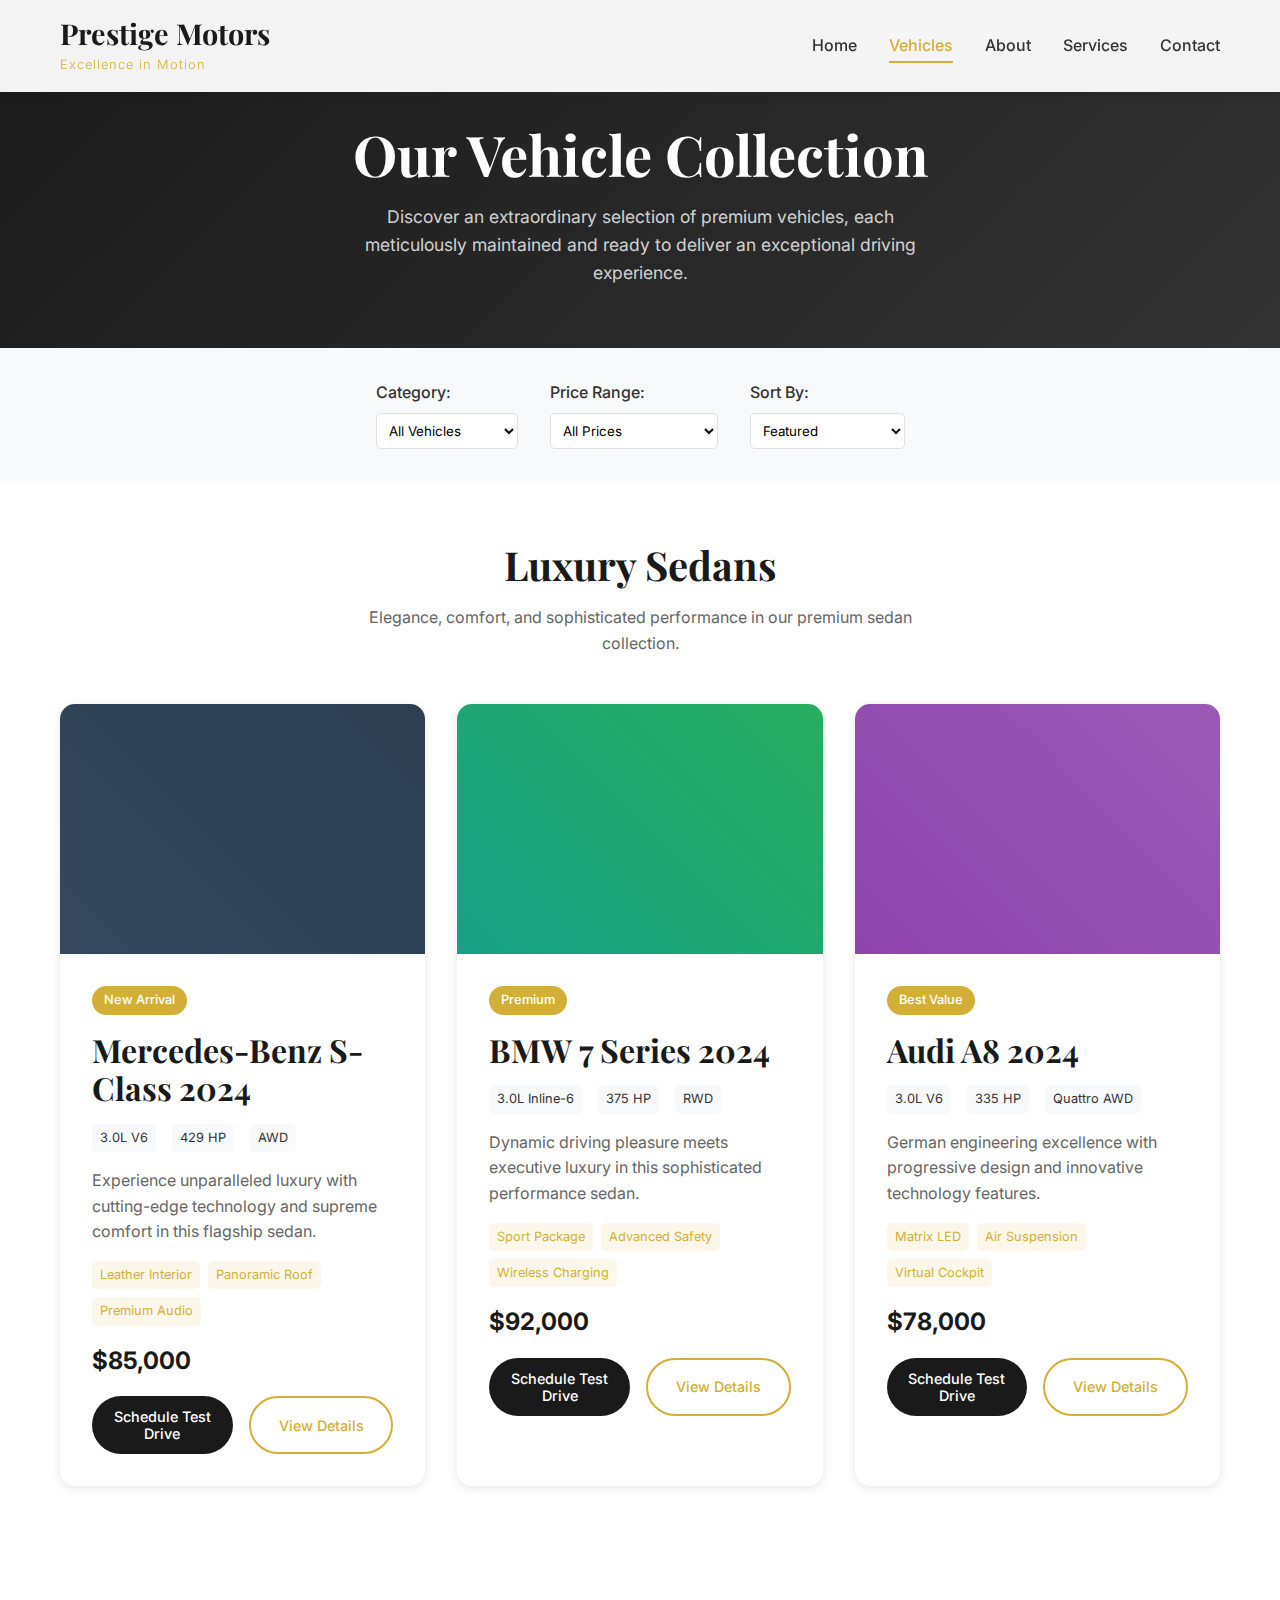
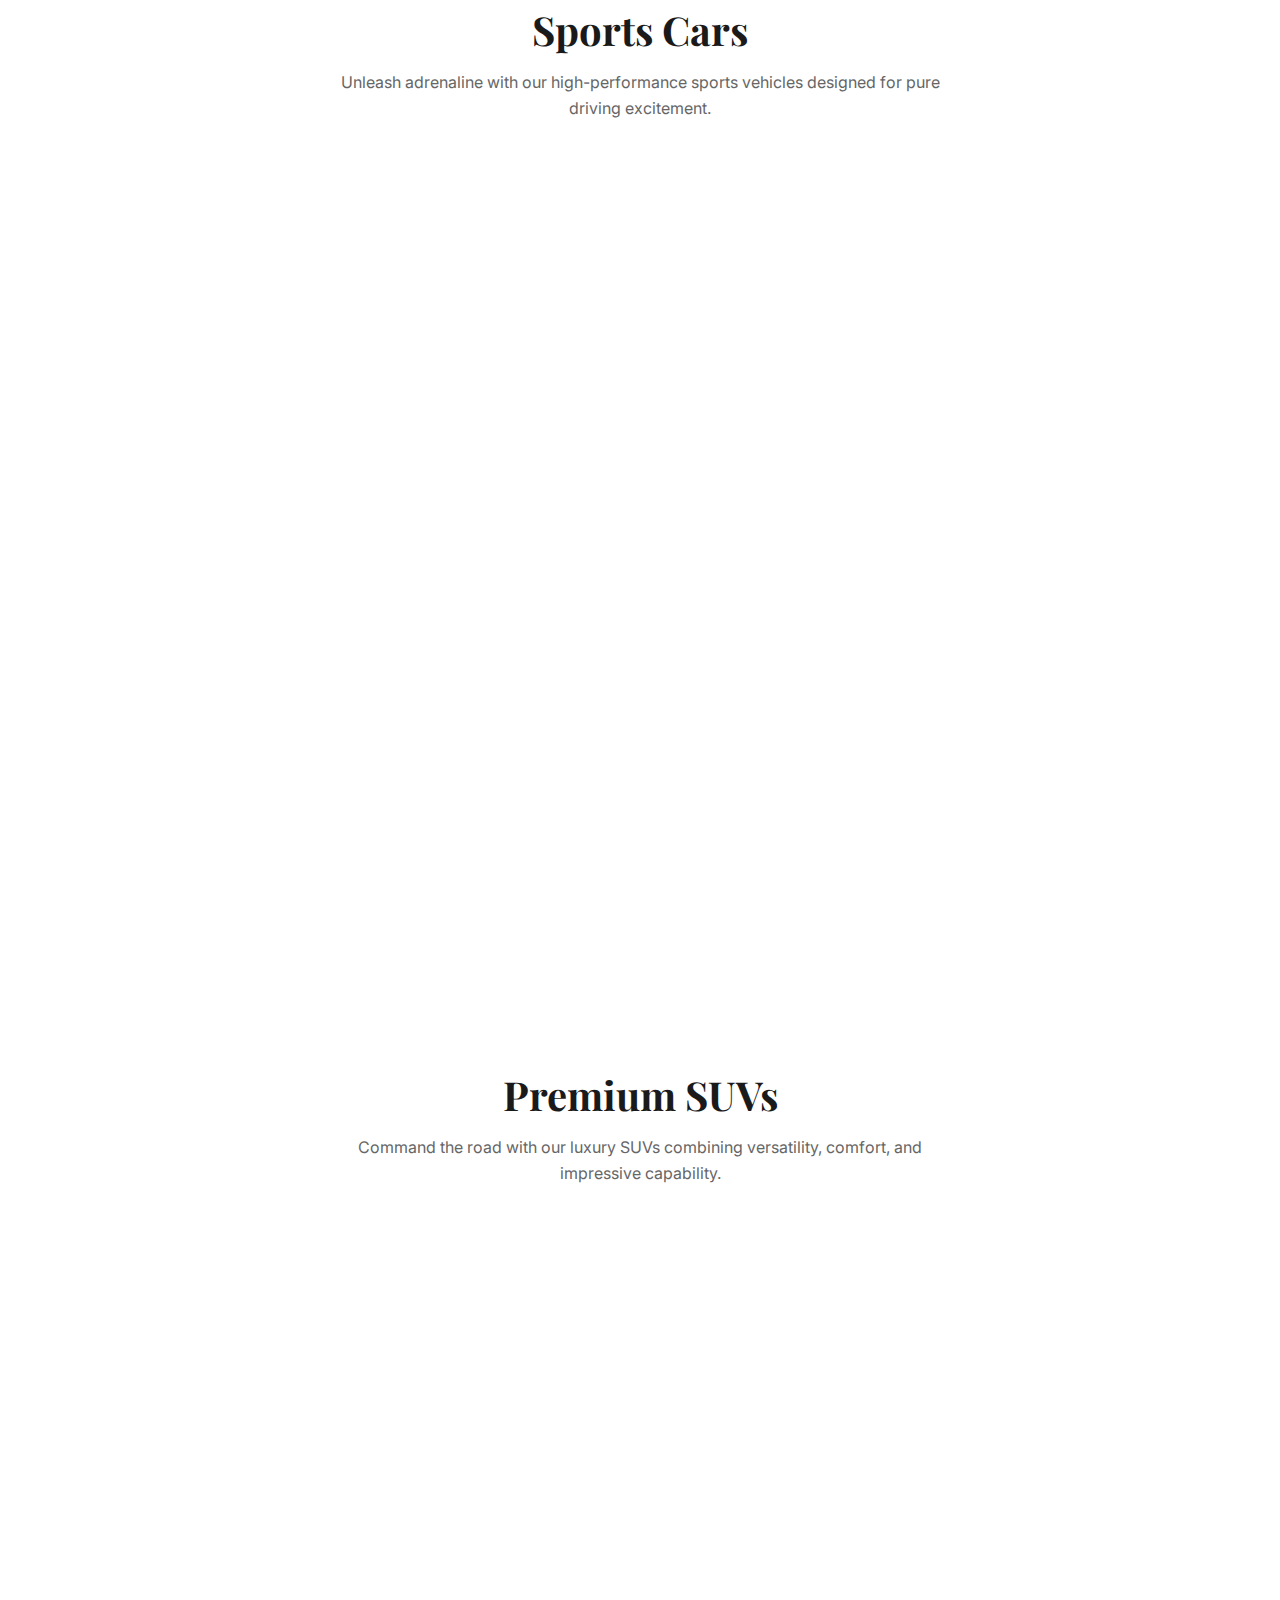
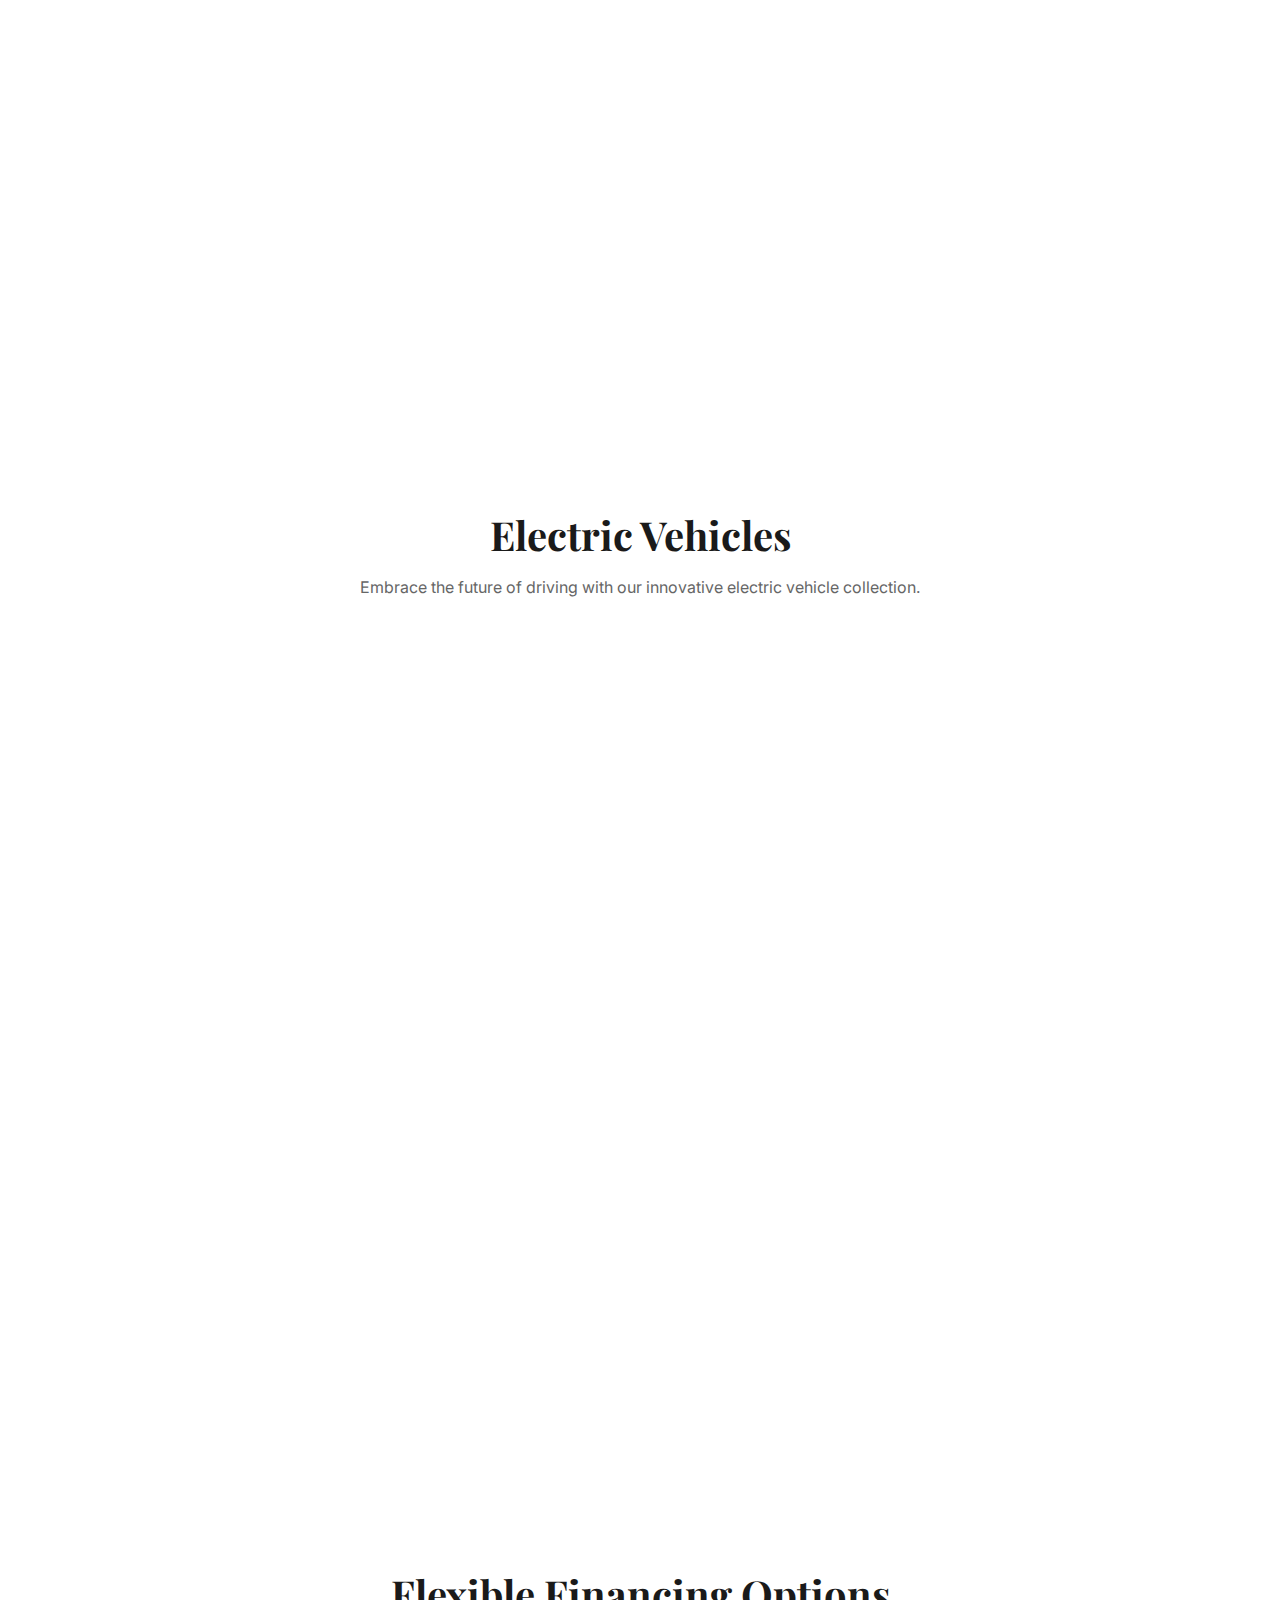
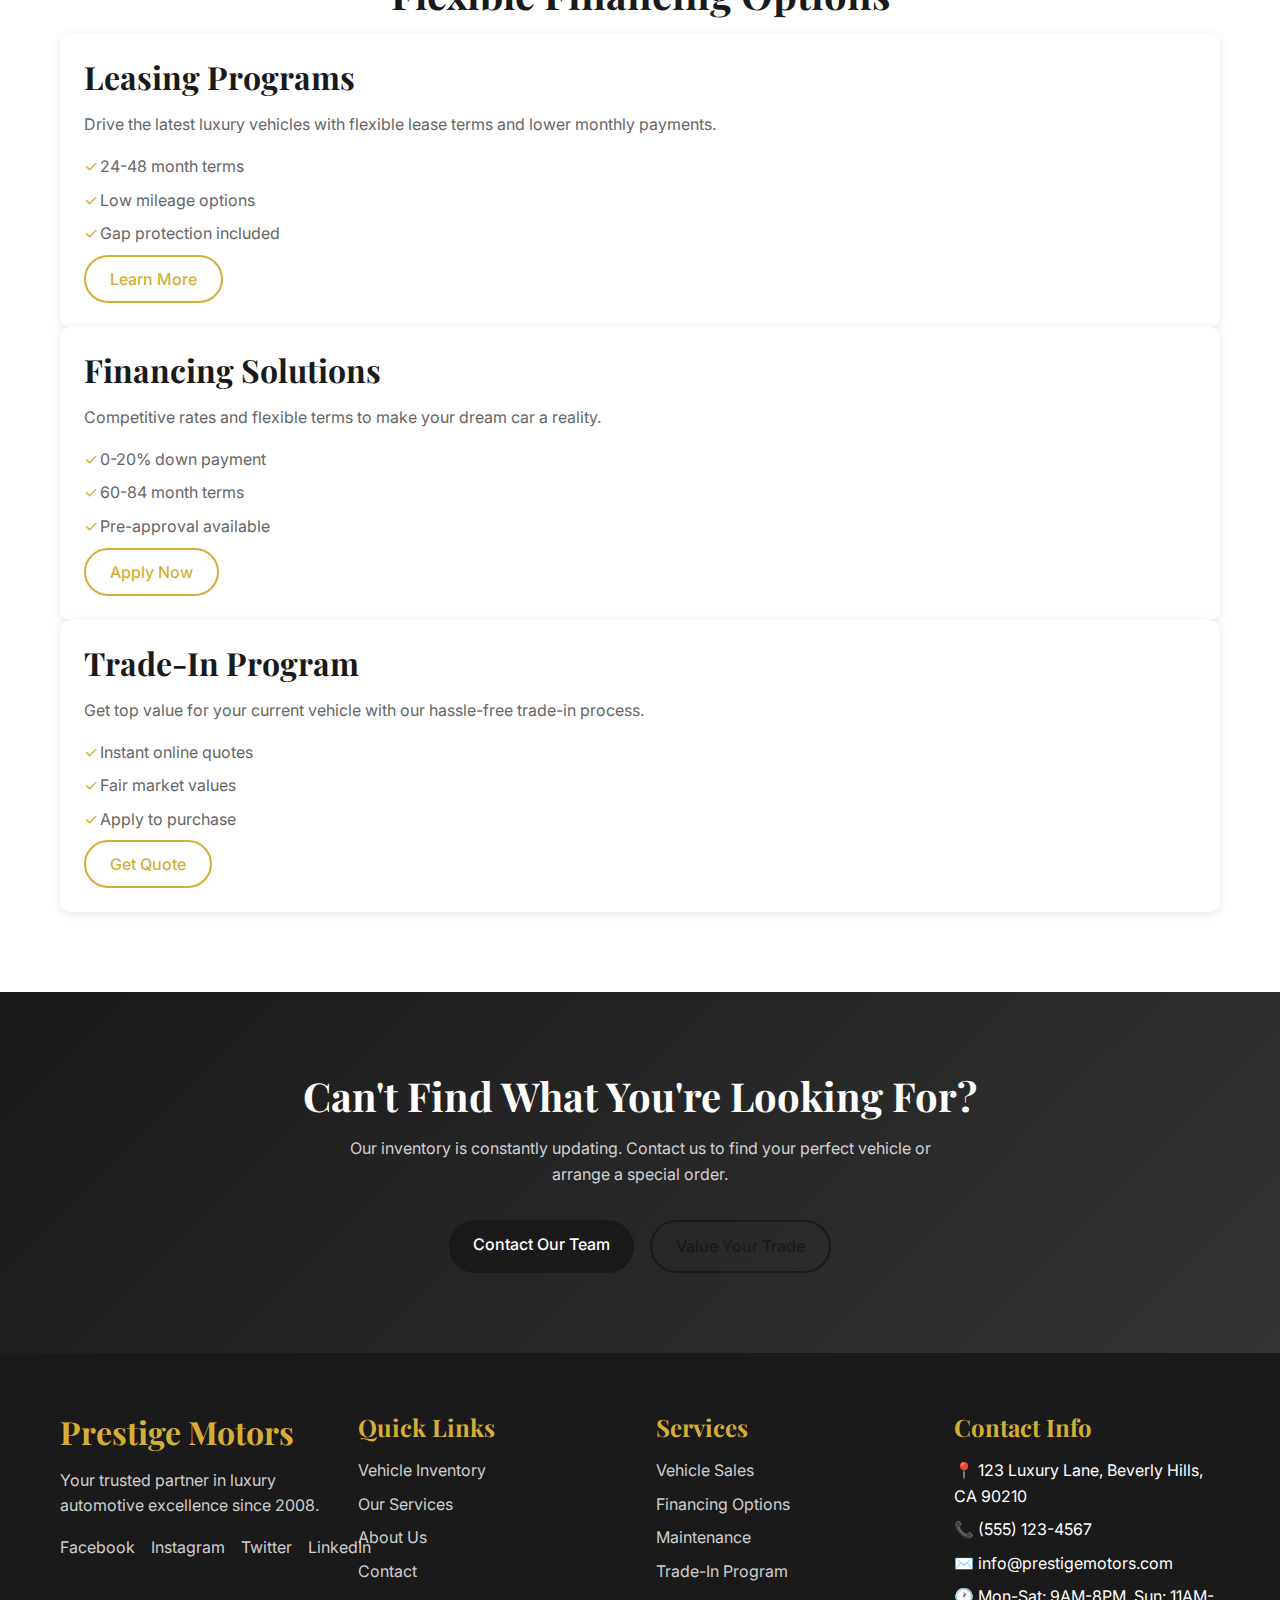
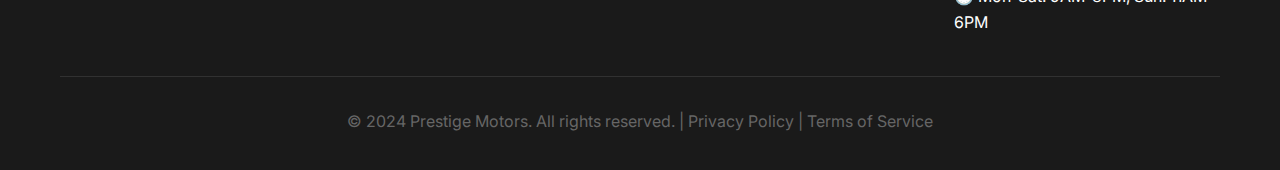
<file: vehicles.html>
<!DOCTYPE html>
<html lang="en">
<head>
    <meta charset="UTF-8">
    <meta name="viewport" content="width=device-width, initial-scale=1.0">
    <title>Vehicle Collection - Prestige Motors</title>
    <link rel="stylesheet" href="styles.css">
    <link rel="preconnect" href="https://fonts.googleapis.com">
    <link rel="preconnect" href="https://fonts.gstatic.com" crossorigin>
    <link href="https://fonts.googleapis.com/css2?family=Playfair+Display:wght@400;700&family=Inter:wght@300;400;500;600;700&display=swap" rel="stylesheet">
</head>
<body>
    <header class="header">
        <nav class="navbar">
            <div class="nav-container">
                <div class="nav-logo">
                    <h1>Prestige Motors</h1>
                    <span class="tagline">Excellence in Motion</span>
                </div>
                <ul class="nav-menu">
                    <li><a href="index.html" class="nav-link">Home</a></li>
                    <li><a href="vehicles.html" class="nav-link active">Vehicles</a></li>
                    <li><a href="about.html" class="nav-link">About</a></li>
                    <li><a href="services.html" class="nav-link">Services</a></li>
                    <li><a href="contact.html" class="nav-link">Contact</a></li>
                </ul>
                <div class="hamburger">
                    <span></span>
                    <span></span>
                    <span></span>
                </div>
            </div>
        </nav>
    </header>

    <main>
        <section class="page-hero">
            <div class="container">
                <h1>Our Vehicle Collection</h1>
                <p>Discover an extraordinary selection of premium vehicles, each meticulously maintained and ready to deliver an exceptional driving experience.</p>
            </div>
        </section>

        <section class="vehicle-filters">
            <div class="container">
                <div class="filter-controls">
                    <div class="filter-group">
                        <label>Category:</label>
                        <select id="categoryFilter">
                            <option value="all">All Vehicles</option>
                            <option value="sedan">Luxury Sedans</option>
                            <option value="sports">Sports Cars</option>
                            <option value="suv">Premium SUVs</option>
                            <option value="electric">Electric Vehicles</option>
                        </select>
                    </div>
                    <div class="filter-group">
                        <label>Price Range:</label>
                        <select id="priceFilter">
                            <option value="all">All Prices</option>
                            <option value="50000-75000">$50,000 - $75,000</option>
                            <option value="75000-100000">$75,000 - $100,000</option>
                            <option value="100000-150000">$100,000 - $150,000</option>
                            <option value="150000+">$150,000+</option>
                        </select>
                    </div>
                    <div class="filter-group">
                        <label>Sort By:</label>
                        <select id="sortFilter">
                            <option value="featured">Featured</option>
                            <option value="price-low">Price: Low to High</option>
                            <option value="price-high">Price: High to Low</option>
                            <option value="year">Year: Newest</option>
                        </select>
                    </div>
                </div>
            </div>
        </section>

        <section id="sedans" class="vehicle-section">
            <div class="container">
                <h2 class="section-title">Luxury Sedans</h2>
                <p class="section-subtitle">Elegance, comfort, and sophisticated performance in our premium sedan collection.</p>
                
                <div class="vehicle-grid">
                    <div class="vehicle-card" data-category="sedan" data-price="85000">
                        <div class="vehicle-image sedan-1"></div>
                        <div class="vehicle-content">
                            <div class="vehicle-badge">New Arrival</div>
                            <h3>Mercedes-Benz S-Class 2024</h3>
                            <div class="vehicle-specs">
                                <span>3.0L V6</span>
                                <span>429 HP</span>
                                <span>AWD</span>
                            </div>
                            <p>Experience unparalleled luxury with cutting-edge technology and supreme comfort in this flagship sedan.</p>
                            <div class="vehicle-features">
                                <span class="feature">Leather Interior</span>
                                <span class="feature">Panoramic Roof</span>
                                <span class="feature">Premium Audio</span>
                            </div>
                            <div class="vehicle-price">$85,000</div>
                            <div class="vehicle-actions">
                                <button class="btn btn-primary" onclick="scheduleTestDrive('Mercedes-Benz S-Class')">Schedule Test Drive</button>
                                <button class="btn btn-outline" onclick="viewDetails('S-Class')">View Details</button>
                            </div>
                        </div>
                    </div>

                    <div class="vehicle-card" data-category="sedan" data-price="92000">
                        <div class="vehicle-image sedan-2"></div>
                        <div class="vehicle-content">
                            <div class="vehicle-badge">Premium</div>
                            <h3>BMW 7 Series 2024</h3>
                            <div class="vehicle-specs">
                                <span>3.0L Inline-6</span>
                                <span>375 HP</span>
                                <span>RWD</span>
                            </div>
                            <p>Dynamic driving pleasure meets executive luxury in this sophisticated performance sedan.</p>
                            <div class="vehicle-features">
                                <span class="feature">Sport Package</span>
                                <span class="feature">Advanced Safety</span>
                                <span class="feature">Wireless Charging</span>
                            </div>
                            <div class="vehicle-price">$92,000</div>
                            <div class="vehicle-actions">
                                <button class="btn btn-primary" onclick="scheduleTestDrive('BMW 7 Series')">Schedule Test Drive</button>
                                <button class="btn btn-outline" onclick="viewDetails('7 Series')">View Details</button>
                            </div>
                        </div>
                    </div>

                    <div class="vehicle-card" data-category="sedan" data-price="78000">
                        <div class="vehicle-image sedan-3"></div>
                        <div class="vehicle-content">
                            <div class="vehicle-badge">Best Value</div>
                            <h3>Audi A8 2024</h3>
                            <div class="vehicle-specs">
                                <span>3.0L V6</span>
                                <span>335 HP</span>
                                <span>Quattro AWD</span>
                            </div>
                            <p>German engineering excellence with progressive design and innovative technology features.</p>
                            <div class="vehicle-features">
                                <span class="feature">Matrix LED</span>
                                <span class="feature">Air Suspension</span>
                                <span class="feature">Virtual Cockpit</span>
                            </div>
                            <div class="vehicle-price">$78,000</div>
                            <div class="vehicle-actions">
                                <button class="btn btn-primary" onclick="scheduleTestDrive('Audi A8')">Schedule Test Drive</button>
                                <button class="btn btn-outline" onclick="viewDetails('A8')">View Details</button>
                            </div>
                        </div>
                    </div>
                </div>
            </div>
        </section>

        <section id="sports" class="vehicle-section">
            <div class="container">
                <h2 class="section-title">Sports Cars</h2>
                <p class="section-subtitle">Unleash adrenaline with our high-performance sports vehicles designed for pure driving excitement.</p>
                
                <div class="vehicle-grid">
                    <div class="vehicle-card" data-category="sports" data-price="145000">
                        <div class="vehicle-image sports-1"></div>
                        <div class="vehicle-content">
                            <div class="vehicle-badge">Top Performance</div>
                            <h3>Porsche 911 Carrera 4S 2024</h3>
                            <div class="vehicle-specs">
                                <span>3.0L Twin-Turbo</span>
                                <span>443 HP</span>
                                <span>AWD</span>
                            </div>
                            <p>The iconic sports car redefined with precision engineering and exhilarating performance.</p>
                            <div class="vehicle-features">
                                <span class="feature">Sport Chrono</span>
                                <span class="feature">PDK Transmission</span>
                                <span class="feature">Adaptive Suspension</span>
                            </div>
                            <div class="vehicle-price">$145,000</div>
                            <div class="vehicle-actions">
                                <button class="btn btn-primary" onclick="scheduleTestDrive('Porsche 911')">Schedule Test Drive</button>
                                <button class="btn btn-outline" onclick="viewDetails('911 Carrera')">View Details</button>
                            </div>
                        </div>
                    </div>

                    <div class="vehicle-card" data-category="sports" data-price="185000">
                        <div class="vehicle-image sports-2"></div>
                        <div class="vehicle-content">
                            <div class="vehicle-badge">Exclusive</div>
                            <h3>Ferrari Roma 2024</h3>
                            <div class="vehicle-specs">
                                <span>3.9L V8 Twin-Turbo</span>
                                <span>612 HP</span>
                                <span>RWD</span>
                            </div>
                            <p>Italian elegance and breathtaking performance in this sophisticated grand tourer.</p>
                            <div class="vehicle-features">
                                <span class="feature">Carbon Fiber</span>
                                <span class="feature">Brembo Brakes</span>
                                <span class="feature">Premium Exhaust</span>
                            </div>
                            <div class="vehicle-price">$185,000</div>
                            <div class="vehicle-actions">
                                <button class="btn btn-primary" onclick="scheduleTestDrive('Ferrari Roma')">Schedule Test Drive</button>
                                <button class="btn btn-outline" onclick="viewDetails('Roma')">View Details</button>
                            </div>
                        </div>
                    </div>

                    <div class="vehicle-card" data-category="sports" data-price="125000">
                        <div class="vehicle-image sports-3"></div>
                        <div class="vehicle-content">
                            <div class="vehicle-badge">Track Ready</div>
                            <h3>Chevrolet Corvette Z06 2024</h3>
                            <div class="vehicle-specs">
                                <span>5.5L V8</span>
                                <span>670 HP</span>
                                <span>RWD</span>
                            </div>
                            <p>American supercar performance with racing DNA and cutting-edge aerodynamics.</p>
                            <div class="vehicle-features">
                                <span class="feature">Magnetic Ride</span>
                                <span class="feature">Carbon Ceramic</span>
                                <span class="feature">Track Package</span>
                            </div>
                            <div class="vehicle-price">$125,000</div>
                            <div class="vehicle-actions">
                                <button class="btn btn-primary" onclick="scheduleTestDrive('Corvette Z06')">Schedule Test Drive</button>
                                <button class="btn btn-outline" onclick="viewDetails('Z06')">View Details</button>
                            </div>
                        </div>
                    </div>
                </div>
            </div>
        </section>

        <section id="suvs" class="vehicle-section">
            <div class="container">
                <h2 class="section-title">Premium SUVs</h2>
                <p class="section-subtitle">Command the road with our luxury SUVs combining versatility, comfort, and impressive capability.</p>
                
                <div class="vehicle-grid">
                    <div class="vehicle-card" data-category="suv" data-price="95000">
                        <div class="vehicle-image suv-1"></div>
                        <div class="vehicle-content">
                            <div class="vehicle-badge">Family Favorite</div>
                            <h3>Range Rover Sport 2024</h3>
                            <div class="vehicle-specs">
                                <span>3.0L Inline-6</span>
                                <span>395 HP</span>
                                <span>AWD</span>
                            </div>
                            <p>British luxury meets off-road capability in this sophisticated and versatile SUV.</p>
                            <div class="vehicle-features">
                                <span class="feature">Terrain Response</span>
                                <span class="feature">Air Suspension</span>
                                <span class="feature">7 Seats Available</span>
                            </div>
                            <div class="vehicle-price">$95,000</div>
                            <div class="vehicle-actions">
                                <button class="btn btn-primary" onclick="scheduleTestDrive('Range Rover Sport')">Schedule Test Drive</button>
                                <button class="btn btn-outline" onclick="viewDetails('Range Rover')">View Details</button>
                            </div>
                        </div>
                    </div>

                    <div class="vehicle-card" data-category="suv" data-price="88000">
                        <div class="vehicle-image suv-2"></div>
                        <div class="vehicle-content">
                            <div class="vehicle-badge">Luxury</div>
                            <h3>BMW X7 2024</h3>
                            <div class="vehicle-specs">
                                <span>3.0L Inline-6</span>
                                <span>375 HP</span>
                                <span>AWD</span>
                            </div>
                            <p>Spacious luxury SUV with premium amenities and advanced driver assistance features.</p>
                            <div class="vehicle-features">
                                <span class="feature">6-Seater Config</span>
                                <span class="feature">Executive Package</span>
                                <span class="feature">Gesture Control</span>
                            </div>
                            <div class="vehicle-price">$88,000</div>
                            <div class="vehicle-actions">
                                <button class="btn btn-primary" onclick="scheduleTestDrive('BMW X7')">Schedule Test Drive</button>
                                <button class="btn btn-outline" onclick="viewDetails('X7')">View Details</button>
                            </div>
                        </div>
                    </div>

                    <div class="vehicle-card" data-category="suv" data-price="105000">
                        <div class="vehicle-image suv-3"></div>
                        <div class="vehicle-content">
                            <div class="vehicle-badge">Electric</div>
                            <h3>Tesla Model X Plaid 2024</h3>
                            <div class="vehicle-specs">
                                <span>Electric</span>
                                <span>1,020 HP</span>
                                <span>AWD</span>
                            </div>
                            <p>Revolutionary electric SUV with mind-bending acceleration and cutting-edge technology.</p>
                            <div class="vehicle-features">
                                <span class="feature">Falcon Doors</span>
                                <span class="feature">Autopilot</span>
                                <span class="feature">Premium Audio</span>
                            </div>
                            <div class="vehicle-price">$105,000</div>
                            <div class="vehicle-actions">
                                <button class="btn btn-primary" onclick="scheduleTestDrive('Tesla Model X')">Schedule Test Drive</button>
                                <button class="btn btn-outline" onclick="viewDetails('Model X')">View Details</button>
                            </div>
                        </div>
                    </div>
                </div>
            </div>
        </section>

        <section id="electric" class="vehicle-section">
            <div class="container">
                <h2 class="section-title">Electric Vehicles</h2>
                <p class="section-subtitle">Embrace the future of driving with our innovative electric vehicle collection.</p>
                
                <div class="vehicle-grid">
                    <div class="vehicle-card" data-category="electric" data-price="95000">
                        <div class="vehicle-image electric-1"></div>
                        <div class="vehicle-content">
                            <div class="vehicle-badge">Best Seller</div>
                            <h3>Tesla Model S Plaid 2024</h3>
                            <div class="vehicle-specs">
                                <span>Electric</span>
                                <span>1,020 HP</span>
                                <span>AWD</span>
                            </div>
                            <p>The ultimate electric sedan with record-breaking performance and revolutionary technology.</p>
                            <div class="vehicle-features">
                                <span class="feature">Autopilot</span>
                                <span class="feature">0-60 in 1.99s</span>
                                <span class="feature">405 Mile Range</span>
                            </div>
                            <div class="vehicle-price">$95,000</div>
                            <div class="vehicle-actions">
                                <button class="btn btn-primary" onclick="scheduleTestDrive('Tesla Model S')">Schedule Test Drive</button>
                                <button class="btn btn-outline" onclick="viewDetails('Model S')">View Details</button>
                            </div>
                        </div>
                    </div>

                    <div class="vehicle-card" data-category="electric" data-price="87000">
                        <div class="vehicle-image electric-2"></div>
                        <div class="vehicle-content">
                            <div class="vehicle-badge">Luxury EV</div>
                            <h3>Lucid Air Grand Touring 2024</h3>
                            <div class="vehicle-specs">
                                <span>Electric</span>
                                <span>819 HP</span>
                                <span>AWD</span>
                            </div>
                            <p>Luxury electric sedan with exceptional range, premium comfort, and stunning design.</p>
                            <div class="vehicle-features">
                                <span class="feature">516 Mile Range</span>
                                <span class="feature">DreamDrive Pro</span>
                                <span class="feature">Glass Canopy</span>
                            </div>
                            <div class="vehicle-price">$87,000</div>
                            <div class="vehicle-actions">
                                <button class="btn btn-primary" onclick="scheduleTestDrive('Lucid Air')">Schedule Test Drive</button>
                                <button class="btn btn-outline" onclick="viewDetails('Lucid Air')">View Details</button>
                            </div>
                        </div>
                    </div>

                    <div class="vehicle-card" data-category="electric" data-price="72000">
                        <div class="vehicle-image electric-3"></div>
                        <div class="vehicle-content">
                            <div class="vehicle-badge">Premium</div>
                            <h3>Porsche Taycan 4S 2024</h3>
                            <div class="vehicle-specs">
                                <span>Electric</span>
                                <span>590 HP</span>
                                <span>AWD</span>
                            </div>
                            <p>Sports car DNA meets electric innovation in this thrilling performance sedan.</p>
                            <div class="vehicle-features">
                                <span class="feature">800V Architecture</span>
                                <span class="feature">Sport Chrono</span>
                                <span class="feature">PASM</span>
                            </div>
                            <div class="vehicle-price">$72,000</div>
                            <div class="vehicle-actions">
                                <button class="btn btn-primary" onclick="scheduleTestDrive('Porsche Taycan')">Schedule Test Drive</button>
                                <button class="btn btn-outline" onclick="viewDetails('Taycan')">View Details</button>
                            </div>
                        </div>
                    </div>
                </div>
            </div>
        </section>

        <section class="financing-section">
            <div class="container">
                <h2 class="section-title">Flexible Financing Options</h2>
                <div class="financing-grid">
                    <div class="financing-card">
                        <h3>Leasing Programs</h3>
                        <p>Drive the latest luxury vehicles with flexible lease terms and lower monthly payments.</p>
                        <ul>
                            <li>24-48 month terms</li>
                            <li>Low mileage options</li>
                            <li>Gap protection included</li>
                        </ul>
                        <button class="btn btn-outline">Learn More</button>
                    </div>
                    <div class="financing-card">
                        <h3>Financing Solutions</h3>
                        <p>Competitive rates and flexible terms to make your dream car a reality.</p>
                        <ul>
                            <li>0-20% down payment</li>
                            <li>60-84 month terms</li>
                            <li>Pre-approval available</li>
                        </ul>
                        <button class="btn btn-outline">Apply Now</button>
                    </div>
                    <div class="financing-card">
                        <h3>Trade-In Program</h3>
                        <p>Get top value for your current vehicle with our hassle-free trade-in process.</p>
                        <ul>
                            <li>Instant online quotes</li>
                            <li>Fair market values</li>
                            <li>Apply to purchase</li>
                        </ul>
                        <button class="btn btn-outline">Get Quote</button>
                    </div>
                </div>
            </div>
        </section>

        <section class="cta">
            <div class="container">
                <div class="cta-content">
                    <h2>Can't Find What You're Looking For?</h2>
                    <p>Our inventory is constantly updating. Contact us to find your perfect vehicle or arrange a special order.</p>
                    <div class="cta-buttons">
                        <a href="contact.html" class="btn btn-primary">Contact Our Team</a>
                        <a href="services.html#trade" class="btn btn-secondary">Value Your Trade</a>
                    </div>
                </div>
            </div>
        </section>
    </main>

    <footer class="footer">
        <div class="container">
            <div class="footer-content">
                <div class="footer-section">
                    <h3>Prestige Motors</h3>
                    <p>Your trusted partner in luxury automotive excellence since 2008.</p>
                    <div class="social-links">
                        <a href="#" class="social-link">Facebook</a>
                        <a href="#" class="social-link">Instagram</a>
                        <a href="#" class="social-link">Twitter</a>
                        <a href="#" class="social-link">LinkedIn</a>
                    </div>
                </div>
                <div class="footer-section">
                    <h4>Quick Links</h4>
                    <ul>
                        <li><a href="vehicles.html">Vehicle Inventory</a></li>
                        <li><a href="services.html">Our Services</a></li>
                        <li><a href="about.html">About Us</a></li>
                        <li><a href="contact.html">Contact</a></li>
                    </ul>
                </div>
                <div class="footer-section">
                    <h4>Services</h4>
                    <ul>
                        <li><a href="services.html#sales">Vehicle Sales</a></li>
                        <li><a href="services.html#financing">Financing Options</a></li>
                        <li><a href="services.html#maintenance">Maintenance</a></li>
                        <li><a href="services.html#trade">Trade-In Program</a></li>
                    </ul>
                </div>
                <div class="footer-section">
                    <h4>Contact Info</h4>
                    <ul>
                        <li>📍 123 Luxury Lane, Beverly Hills, CA 90210</li>
                        <li>📞 (555) 123-4567</li>
                        <li>✉️ info@prestigemotors.com</li>
                        <li>🕐 Mon-Sat: 9AM-8PM, Sun: 11AM-6PM</li>
                    </ul>
                </div>
            </div>
            <div class="footer-bottom">
                <p>&copy; 2024 Prestige Motors. All rights reserved. | Privacy Policy | Terms of Service</p>
            </div>
        </div>
    </footer>

    <script src="script.js"></script>
</body>
</html>
</file>
<file: styles.css>
/* Reset and Base Styles */
* {
    margin: 0;
    padding: 0;
    box-sizing: border-box;
}

:root {
    --primary-color: #1a1a1a;
    --secondary-color: #d4af37;
    --accent-color: #c9302c;
    --text-light: #ffffff;
    --text-dark: #333333;
    --text-gray: #666666;
    --bg-light: #f8f9fa;
    --bg-dark: #1a1a1a;
    --bg-section: #ffffff;
    --border-color: #e0e0e0;
    --shadow-light: 0 2px 10px rgba(0,0,0,0.1);
    --shadow-medium: 0 5px 20px rgba(0,0,0,0.15);
    --shadow-heavy: 0 10px 40px rgba(0,0,0,0.2);
    --transition: all 0.3s ease;
    --font-heading: 'Playfair Display', serif;
    --font-body: 'Inter', sans-serif;
}

html {
    scroll-behavior: smooth;
}

body {
    font-family: var(--font-body);
    font-size: 16px;
    line-height: 1.6;
    color: var(--text-dark);
    background-color: var(--bg-section);
    overflow-x: hidden;
}

.container {
    max-width: 1200px;
    margin: 0 auto;
    padding: 0 20px;
}

/* Typography */
h1, h2, h3, h4, h5, h6 {
    font-family: var(--font-heading);
    font-weight: 700;
    line-height: 1.2;
    margin-bottom: 1rem;
    color: var(--primary-color);
}

h1 { font-size: 3.5rem; }
h2 { font-size: 2.5rem; }
h3 { font-size: 2rem; }
h4 { font-size: 1.5rem; }
h5 { font-size: 1.25rem; }
h6 { font-size: 1.125rem; }

p {
    margin-bottom: 1rem;
    color: var(--text-gray);
}

a {
    color: var(--primary-color);
    text-decoration: none;
    transition: var(--transition);
}

a:hover {
    color: var(--secondary-color);
}

/* Header & Navigation */
.header {
    position: fixed;
    top: 0;
    left: 0;
    right: 0;
    background: rgba(255, 255, 255, 0.95);
    backdrop-filter: blur(10px);
    z-index: 1000;
    box-shadow: var(--shadow-light);
}

.navbar {
    padding: 1rem 0;
}

.nav-container {
    max-width: 1200px;
    margin: 0 auto;
    padding: 0 20px;
    display: flex;
    justify-content: space-between;
    align-items: center;
}

.nav-logo h1 {
    font-size: 1.8rem;
    color: var(--primary-color);
    margin-bottom: 0;
}

.tagline {
    font-size: 0.8rem;
    color: var(--secondary-color);
    font-family: var(--font-body);
    font-weight: 300;
    letter-spacing: 1px;
}

.nav-menu {
    display: flex;
    list-style: none;
    gap: 2rem;
}

.nav-link {
    font-family: var(--font-body);
    font-weight: 500;
    color: var(--text-dark);
    padding: 0.5rem 0;
    position: relative;
    transition: var(--transition);
}

.nav-link:hover,
.nav-link.active {
    color: var(--secondary-color);
}

.nav-link::after {
    content: '';
    position: absolute;
    bottom: 0;
    left: 0;
    width: 0;
    height: 2px;
    background-color: var(--secondary-color);
    transition: var(--transition);
}

.nav-link:hover::after,
.nav-link.active::after {
    width: 100%;
}

.hamburger {
    display: none;
    flex-direction: column;
    cursor: pointer;
    gap: 4px;
}

.hamburger span {
    width: 25px;
    height: 3px;
    background-color: var(--primary-color);
    transition: var(--transition);
}

/* Buttons */
.btn {
    display: inline-block;
    padding: 12px 24px;
    font-family: var(--font-body);
    font-weight: 500;
    font-size: 1rem;
    text-align: center;
    border: none;
    border-radius: 50px;
    cursor: pointer;
    transition: var(--transition);
    text-decoration: none;
    position: relative;
    overflow: hidden;
}

.btn-primary {
    background-color: var(--primary-color);
    color: var(--text-light);
}

.btn-primary:hover {
    background-color: #333;
    transform: translateY(-2px);
    box-shadow: var(--shadow-medium);
}

.btn-secondary {
    background-color: transparent;
    color: var(--primary-color);
    border: 2px solid var(--primary-color);
}

.btn-secondary:hover {
    background-color: var(--primary-color);
    color: var(--text-light);
    transform: translateY(-2px);
}

.btn-outline {
    background-color: transparent;
    color: var(--secondary-color);
    border: 2px solid var(--secondary-color);
}

.btn-outline:hover {
    background-color: var(--secondary-color);
    color: var(--text-light);
    transform: translateY(-2px);
}

/* Hero Section */
.hero {
    padding: 120px 0 80px;
    background: linear-gradient(135deg, #f8f9fa 0%, #e9ecef 100%);
    min-height: 100vh;
    display: flex;
    align-items: center;
}

.hero-content {
    max-width: 600px;
}

.hero-title {
    font-size: 3.5rem;
    margin-bottom: 1rem;
    color: var(--primary-color);
    animation: fadeInUp 0.8s ease;
}

.hero-subtitle {
    font-size: 1.5rem;
    color: var(--secondary-color);
    margin-bottom: 1.5rem;
    font-family: var(--font-heading);
    animation: fadeInUp 0.8s ease 0.2s both;
}

.hero-description {
    font-size: 1.1rem;
    margin-bottom: 2rem;
    color: var(--text-gray);
    animation: fadeInUp 0.8s ease 0.4s both;
}

.hero-buttons {
    display: flex;
    gap: 1rem;
    animation: fadeInUp 0.8s ease 0.6s both;
}

.hero-image {
    flex: 1;
    display: flex;
    align-items: center;
    justify-content: center;
}

.hero-car-showcase {
    width: 100%;
    height: 400px;
    background: linear-gradient(45deg, #1a1a1a, #333);
    border-radius: 20px;
    display: flex;
    align-items: center;
    justify-content: center;
    position: relative;
    overflow: hidden;
    box-shadow: var(--shadow-heavy);
}

.car-highlight {
    color: var(--secondary-color);
    font-family: var(--font-heading);
    font-size: 1.5rem;
    text-align: center;
    padding: 2rem;
}

/* Page Hero */
.page-hero {
    padding: 120px 0 60px;
    background: linear-gradient(135deg, var(--primary-color) 0%, #333 100%);
    color: var(--text-light);
    text-align: center;
}

.page-hero h1 {
    color: var(--text-light);
    margin-bottom: 1rem;
}

.page-hero p {
    color: rgba(255, 255, 255, 0.8);
    font-size: 1.1rem;
    max-width: 600px;
    margin: 0 auto;
}

/* Sections */
section {
    padding: 80px 0;
}

.section-title {
    text-align: center;
    margin-bottom: 1rem;
    color: var(--primary-color);
}

.section-subtitle {
    text-align: center;
    color: var(--text-gray);
    margin-bottom: 3rem;
    max-width: 600px;
    margin-left: auto;
    margin-right: auto;
}

/* Features Section */
.features {
    background-color: var(--bg-light);
}

.features-grid {
    display: grid;
    grid-template-columns: repeat(auto-fit, minmax(280px, 1fr));
    gap: 2rem;
}

.feature-card {
    background: var(--bg-section);
    padding: 2rem;
    border-radius: 15px;
    text-align: center;
    box-shadow: var(--shadow-light);
    transition: var(--transition);
}

.feature-card:hover {
    transform: translateY(-5px);
    box-shadow: var(--shadow-medium);
}

.feature-icon {
    font-size: 3rem;
    margin-bottom: 1rem;
}

.feature-card h3 {
    color: var(--primary-color);
    margin-bottom: 1rem;
}

.feature-card p {
    color: var(--text-gray);
}

/* Showcase Section */
.showcase-grid {
    display: grid;
    grid-template-columns: repeat(auto-fit, minmax(350px, 1fr));
    gap: 2rem;
}

.showcase-card {
    background: var(--bg-section);
    border-radius: 15px;
    overflow: hidden;
    box-shadow: var(--shadow-light);
    transition: var(--transition);
}

.showcase-card:hover {
    transform: translateY(-5px);
    box-shadow: var(--shadow-medium);
}

.showcase-image {
    height: 250px;
    background: linear-gradient(45deg, #1a1a1a, #333);
    position: relative;
}

.showcase-image::before {
    content: '';
    position: absolute;
    top: 0;
    left: 0;
    right: 0;
    bottom: 0;
    background: rgba(0, 0, 0, 0.3);
}

.luxury-sedan { background: linear-gradient(45deg, #2c3e50, #3498db); }
.sports-car { background: linear-gradient(45deg, #e74c3c, #c0392b); }
.suv { background: linear-gradient(45deg, #27ae60, #2ecc71); }

.showcase-content {
    padding: 2rem;
}

.showcase-content h3 {
    color: var(--primary-color);
    margin-bottom: 1rem;
}

.showcase-content p {
    color: var(--text-gray);
    margin-bottom: 1.5rem;
}

/* Stats Section */
.stats {
    background-color: var(--primary-color);
    color: var(--text-light);
}

.stats-grid {
    display: grid;
    grid-template-columns: repeat(auto-fit, minmax(200px, 1fr));
    gap: 2rem;
    text-align: center;
}

.stat-item {
    padding: 2rem;
}

.stat-number {
    font-size: 3rem;
    font-weight: 700;
    color: var(--secondary-color);
    margin-bottom: 0.5rem;
    font-family: var(--font-heading);
}

.stat-label {
    font-size: 1.1rem;
    color: rgba(255, 255, 255, 0.8);
}

/* Testimonials Section */
.testimonials {
    background-color: var(--bg-light);
}

.testimonials-grid {
    display: grid;
    grid-template-columns: repeat(auto-fit, minmax(350px, 1fr));
    gap: 2rem;
}

.testimonial-card {
    background: var(--bg-section);
    padding: 2rem;
    border-radius: 15px;
    box-shadow: var(--shadow-light);
    transition: var(--transition);
}

.testimonial-card:hover {
    transform: translateY(-5px);
    box-shadow: var(--shadow-medium);
}

.testimonial-content p {
    font-style: italic;
    margin-bottom: 1.5rem;
    color: var(--text-dark);
}

.testimonial-author {
    border-top: 1px solid var(--border-color);
    padding-top: 1rem;
}

.author-name {
    font-weight: 600;
    color: var(--primary-color);
}

.author-title {
    color: var(--text-gray);
    font-size: 0.9rem;
}

.testimonial-rating {
    color: var(--secondary-color);
    font-size: 1.2rem;
    margin-top: 1rem;
}

/* CTA Section */
.cta {
    background: linear-gradient(135deg, var(--primary-color) 0%, #333 100%);
    color: var(--text-light);
    text-align: center;
}

.cta-content h2 {
    color: var(--text-light);
    margin-bottom: 1rem;
}

.cta-content p {
    color: rgba(255, 255, 255, 0.8);
    margin-bottom: 2rem;
    max-width: 600px;
    margin-left: auto;
    margin-right: auto;
}

.cta-buttons {
    display: flex;
    gap: 1rem;
    justify-content: center;
}

/* Footer */
.footer {
    background-color: var(--primary-color);
    color: var(--text-light);
    padding: 60px 0 20px;
}

.footer-content {
    display: grid;
    grid-template-columns: repeat(auto-fit, minmax(250px, 1fr));
    gap: 2rem;
    margin-bottom: 2rem;
}

.footer-section h3,
.footer-section h4 {
    color: var(--secondary-color);
    margin-bottom: 1rem;
}

.footer-section p {
    color: rgba(255, 255, 255, 0.8);
    margin-bottom: 1rem;
}

.footer-section ul {
    list-style: none;
}

.footer-section ul li {
    margin-bottom: 0.5rem;
}

.footer-section ul li a {
    color: rgba(255, 255, 255, 0.8);
    transition: var(--transition);
}

.footer-section ul li a:hover {
    color: var(--secondary-color);
}

.social-links {
    display: flex;
    gap: 1rem;
    margin-top: 1rem;
}

.social-link {
    color: rgba(255, 255, 255, 0.8);
    transition: var(--transition);
}

.social-link:hover {
    color: var(--secondary-color);
}

.footer-bottom {
    border-top: 1px solid rgba(255, 255, 255, 0.1);
    padding-top: 2rem;
    text-align: center;
    color: rgba(255, 255, 255, 0.6);
}

/* Vehicle Pages */
.vehicle-filters {
    background-color: var(--bg-light);
    padding: 2rem 0;
}

.filter-controls {
    display: flex;
    gap: 2rem;
    justify-content: center;
    flex-wrap: wrap;
}

.filter-group {
    display: flex;
    flex-direction: column;
    gap: 0.5rem;
}

.filter-group label {
    font-weight: 500;
    color: var(--text-dark);
}

.filter-group select {
    padding: 0.5rem;
    border: 1px solid var(--border-color);
    border-radius: 5px;
    background-color: var(--bg-section);
    font-family: var(--font-body);
}

.vehicle-section {
    padding: 60px 0;
}

.vehicle-grid {
    display: grid;
    grid-template-columns: repeat(auto-fit, minmax(350px, 1fr));
    gap: 2rem;
}

.vehicle-card {
    background: var(--bg-section);
    border-radius: 15px;
    overflow: hidden;
    box-shadow: var(--shadow-light);
    transition: var(--transition);
}

.vehicle-card:hover {
    transform: translateY(-5px);
    box-shadow: var(--shadow-medium);
}

.vehicle-image {
    height: 250px;
    background: linear-gradient(45deg, #1a1a1a, #333);
    position: relative;
}

.sedan-1 { background: linear-gradient(45deg, #34495e, #2c3e50); }
.sedan-2 { background: linear-gradient(45deg, #16a085, #27ae60); }
.sedan-3 { background: linear-gradient(45deg, #8e44ad, #9b59b6); }
.sports-1 { background: linear-gradient(45deg, #e74c3c, #c0392b); }
.sports-2 { background: linear-gradient(45deg, #f39c12, #e67e22); }
.sports-3 { background: linear-gradient(45deg, #d35400, #e74c3c); }
.suv-1 { background: linear-gradient(45deg, #27ae60, #2ecc71); }
.suv-2 { background: linear-gradient(45deg, #2980b9, #3498db); }
.suv-3 { background: linear-gradient(45deg, #8e44ad, #9b59b6); }
.electric-1 { background: linear-gradient(45deg, #34495e, #2c3e50); }
.electric-2 { background: linear-gradient(45deg, #16a085, #27ae60); }
.electric-3 { background: linear-gradient(45deg, #c0392b, #e74c3c); }

.vehicle-content {
    padding: 2rem;
}

.vehicle-badge {
    display: inline-block;
    background-color: var(--secondary-color);
    color: var(--text-light);
    padding: 0.25rem 0.75rem;
    border-radius: 20px;
    font-size: 0.8rem;
    font-weight: 500;
    margin-bottom: 1rem;
}

.vehicle-content h3 {
    color: var(--primary-color);
    margin-bottom: 1rem;
}

.vehicle-specs {
    display: flex;
    gap: 1rem;
    margin-bottom: 1rem;
    flex-wrap: wrap;
}

.vehicle-specs span {
    background-color: var(--bg-light);
    padding: 0.25rem 0.5rem;
    border-radius: 5px;
    font-size: 0.8rem;
    color: var(--text-dark);
}

.vehicle-content p {
    color: var(--text-gray);
    margin-bottom: 1rem;
}

.vehicle-features {
    display: flex;
    gap: 0.5rem;
    flex-wrap: wrap;
    margin-bottom: 1rem;
}

.feature {
    background-color: rgba(212, 175, 55, 0.1);
    color: var(--secondary-color);
    padding: 0.25rem 0.5rem;
    border-radius: 5px;
    font-size: 0.8rem;
}

.vehicle-price {
    font-size: 1.5rem;
    font-weight: 700;
    color: var(--primary-color);
    margin-bottom: 1rem;
}

.vehicle-actions {
    display: flex;
    gap: 1rem;
}

.vehicle-actions .btn {
    flex: 1;
    padding: 0.75rem 1rem;
    font-size: 0.9rem;
}

/* About Page */
.about-story {
    background-color: var(--bg-light);
}

.story-content {
    display: grid;
    grid-template-columns: 1fr 1fr;
    gap: 3rem;
    align-items: center;
}

.story-text h2 {
    color: var(--primary-color);
    margin-bottom: 1.5rem;
}

.story-intro {
    font-size: 1.2rem;
    color: var(--text-dark);
    margin-bottom: 1.5rem;
}

.story-image {
    position: relative;
}

.showroom-image {
    height: 400px;
    background: linear-gradient(45deg, #1a1a1a, #333);
    border-radius: 15px;
    box-shadow: var(--shadow-heavy);
}

.image-caption {
    text-align: center;
    margin-top: 1rem;
    color: var(--text-gray);
    font-style: italic;
}

.mission-vision {
    padding: 60px 0;
}

.mv-grid {
    display: grid;
    grid-template-columns: repeat(auto-fit, minmax(300px, 1fr));
    gap: 2rem;
}

.mv-card {
    background: var(--bg-section);
    padding: 2rem;
    border-radius: 15px;
    text-align: center;
    box-shadow: var(--shadow-light);
    transition: var(--transition);
}

.mv-card:hover {
    transform: translateY(-5px);
    box-shadow: var(--shadow-medium);
}

.mv-icon {
    font-size: 3rem;
    margin-bottom: 1rem;
}

.mv-card h3 {
    color: var(--primary-color);
    margin-bottom: 1rem;
}

.mv-card p {
    color: var(--text-gray);
}

.leadership {
    background-color: var(--bg-light);
}

.leadership-grid {
    display: grid;
    grid-template-columns: repeat(auto-fit, minmax(350px, 1fr));
    gap: 2rem;
}

.leader-card {
    background: var(--bg-section);
    border-radius: 15px;
    overflow: hidden;
    box-shadow: var(--shadow-light);
    transition: var(--transition);
}

.leader-card:hover {
    transform: translateY(-5px);
    box-shadow: var(--shadow-medium);
}

.leader-image {
    height: 250px;
    background: linear-gradient(45deg, #1a1a1a, #333);
    position: relative;
}

.ceo { background: linear-gradient(45deg, #34495e, #2c3e50); }
.coo { background: linear-gradient(45deg, #16a085, #27ae60); }
.cfo { background: linear-gradient(45deg, #2980b9, #3498db); }
.cmo { background: linear-gradient(45deg, #8e44ad, #9b59b6); }

.leader-content {
    padding: 2rem;
}

.leader-content h3 {
    color: var(--primary-color);
    margin-bottom: 0.5rem;
}

.leader-title {
    color: var(--secondary-color);
    font-weight: 500;
    margin-bottom: 1rem;
}

.leader-bio {
    color: var(--text-gray);
    margin-bottom: 1rem;
}

.leader-achievements {
    display: flex;
    flex-direction: column;
    gap: 0.5rem;
}

.leader-achievements span {
    font-size: 0.8rem;
    color: var(--text-gray);
}

.company-stats {
    padding: 60px 0;
}

.stats-grid {
    display: grid;
    grid-template-columns: repeat(auto-fit, minmax(200px, 1fr));
    gap: 2rem;
}

.stat-card {
    background: var(--bg-section);
    padding: 2rem;
    border-radius: 15px;
    text-align: center;
    box-shadow: var(--shadow-light);
    transition: var(--transition);
}

.stat-card:hover {
    transform: translateY(-5px);
    box-shadow: var(--shadow-medium);
}

.stat-card .stat-number {
    font-size: 2.5rem;
    font-weight: 700;
    color: var(--secondary-color);
    margin-bottom: 0.5rem;
}

.stat-card .stat-label {
    color: var(--text-dark);
    font-weight: 500;
    margin-bottom: 0.5rem;
}

.stat-card .stat-description {
    color: var(--text-gray);
    font-size: 0.9rem;
}

/* Services Page */
.service-section {
    padding: 60px 0;
}

.service-section:nth-child(even) {
    background-color: var(--bg-light);
}

.service-header {
    text-align: center;
    margin-bottom: 3rem;
}

.service-header h2 {
    color: var(--primary-color);
    margin-bottom: 1rem;
}

.service-header p {
    color: var(--text-gray);
    max-width: 600px;
    margin: 0 auto;
}

.service-content {
    display: grid;
    grid-template-columns: 2fr 1fr;
    gap: 3rem;
    align-items: start;
}

.service-description p {
    color: var(--text-dark);
    margin-bottom: 2rem;
}

.service-features {
    display: grid;
    gap: 1.5rem;
    margin-bottom: 2rem;
}

.feature-item {
    display: flex;
    gap: 1rem;
    align-items: start;
}

.feature-icon {
    font-size: 1.5rem;
    min-width: 30px;
}

.feature-item h4 {
    color: var(--primary-color);
    margin-bottom: 0.5rem;
}

.feature-item p {
    color: var(--text-gray);
}

.financing-options {
    display: grid;
    grid-template-columns: repeat(auto-fit, minmax(250px, 1fr));
    gap: 1.5rem;
    margin-bottom: 2rem;
}

.financing-card {
    background: var(--bg-section);
    padding: 1.5rem;
    border-radius: 10px;
    box-shadow: var(--shadow-light);
}

.financing-card h4 {
    color: var(--primary-color);
    margin-bottom: 1rem;
}

.financing-card p {
    color: var(--text-gray);
    margin-bottom: 1rem;
}

.financing-card ul {
    list-style: none;
}

.financing-card ul li {
    color: var(--text-gray);
    margin-bottom: 0.5rem;
    padding-left: 1rem;
    position: relative;
}

.financing-card ul li::before {
    content: '✓';
    position: absolute;
    left: 0;
    color: var(--secondary-color);
}

.service-types {
    display: grid;
    grid-template-columns: repeat(auto-fit, minmax(300px, 1fr));
    gap: 1.5rem;
    margin-bottom: 2rem;
}

.service-type-card {
    background: var(--bg-section);
    padding: 1.5rem;
    border-radius: 10px;
    box-shadow: var(--shadow-light);
}

.service-type-card h4 {
    color: var(--primary-color);
    margin-bottom: 1rem;
}

.service-type-card p {
    color: var(--text-gray);
    margin-bottom: 1rem;
}

.service-type-card ul {
    list-style: none;
}

.service-type-card ul li {
    color: var(--text-gray);
    margin-bottom: 0.5rem;
    padding-left: 1rem;
    position: relative;
}

.service-type-card ul li::before {
    content: '•';
    position: absolute;
    left: 0;
    color: var(--secondary-color);
}

.service-benefits {
    background: var(--bg-section);
    padding: 2rem;
    border-radius: 15px;
    box-shadow: var(--shadow-light);
}

.service-benefits h3 {
    color: var(--primary-color);
    margin-bottom: 1.5rem;
}

.service-benefits ul {
    list-style: none;
    margin-bottom: 2rem;
}

.service-benefits ul li {
    color: var(--text-gray);
    margin-bottom: 0.5rem;
    padding-left: 1rem;
    position: relative;
}

.service-benefits ul li::before {
    content: '✓';
    position: absolute;
    left: 0;
    color: var(--secondary-color);
}

.membership {
    background-color: var(--bg-light);
}

.membership-tiers {
    display: grid;
    grid-template-columns: repeat(auto-fit, minmax(300px, 1fr));
    gap: 2rem;
}

.membership-card {
    background: var(--bg-section);
    padding: 2rem;
    border-radius: 15px;
    text-align: center;
    box-shadow: var(--shadow-light);
    transition: var(--transition);
}

.membership-card:hover {
    transform: translateY(-5px);
    box-shadow: var(--shadow-medium);
}

.membership-card h3 {
    color: var(--primary-color);
    margin-bottom: 1rem;
}

.membership-price {
    font-size: 2rem;
    font-weight: 700;
    color: var(--secondary-color);
    margin-bottom: 1.5rem;
}

.membership-card ul {
    list-style: none;
    margin-bottom: 2rem;
    text-align: left;
}

.membership-card ul li {
    color: var(--text-gray);
    margin-bottom: 0.5rem;
    padding-left: 1rem;
    position: relative;
}

.membership-card ul li::before {
    content: '✓';
    position: absolute;
    left: 0;
    color: var(--secondary-color);
}

/* Contact Page */
.contact-main {
    background-color: var(--bg-light);
}

.contact-grid {
    display: grid;
    grid-template-columns: 2fr 1fr;
    gap: 3rem;
}

.contact-form-section h2 {
    color: var(--primary-color);
    margin-bottom: 1rem;
}

.contact-form-section p {
    color: var(--text-gray);
    margin-bottom: 2rem;
}

.contact-form {
    background: var(--bg-section);
    padding: 2rem;
    border-radius: 15px;
    box-shadow: var(--shadow-light);
}

.form-row {
    display: grid;
    grid-template-columns: 1fr 1fr;
    gap: 1rem;
}

.form-group {
    margin-bottom: 1.5rem;
}

.form-group label {
    display: block;
    margin-bottom: 0.5rem;
    font-weight: 500;
    color: var(--text-dark);
}

.form-group input,
.form-group select,
.form-group textarea {
    width: 100%;
    padding: 0.75rem;
    border: 1px solid var(--border-color);
    border-radius: 5px;
    font-family: var(--font-body);
    font-size: 1rem;
    transition: var(--transition);
}

.form-group input:focus,
.form-group select:focus,
.form-group textarea:focus {
    outline: none;
    border-color: var(--secondary-color);
    box-shadow: 0 0 0 3px rgba(212, 175, 55, 0.1);
}

.radio-group {
    display: flex;
    gap: 1rem;
    flex-wrap: wrap;
}

.radio-label {
    display: flex;
    align-items: center;
    gap: 0.5rem;
    cursor: pointer;
}

.checkbox-group {
    display: flex;
    align-items: center;
    gap: 0.5rem;
}

.checkbox-label {
    display: flex;
    align-items: center;
    gap: 0.5rem;
    cursor: pointer;
}

.contact-info-section {
    display: flex;
    flex-direction: column;
    gap: 2rem;
}

.contact-info-card {
    background: var(--bg-section);
    padding: 2rem;
    border-radius: 15px;
    box-shadow: var(--shadow-light);
    transition: var(--transition);
}

.contact-info-card:hover {
    transform: translateY(-5px);
    box-shadow: var(--shadow-medium);
}

.contact-info-card.emergency {
    border: 2px solid var(--accent-color);
}

.contact-info-card h3 {
    color: var(--primary-color);
    margin-bottom: 1rem;
}

.contact-details p {
    color: var(--text-gray);
    margin-bottom: 0.5rem;
}

.hours {
    margin-top: 1rem;
    padding-top: 1rem;
    border-top: 1px solid var(--border-color);
}

.hours p {
    color: var(--text-gray);
    margin-bottom: 0.25rem;
}

.test-drive-section {
    padding: 60px 0;
}

.test-drive-form {
    background: var(--bg-section);
    padding: 2rem;
    border-radius: 15px;
    box-shadow: var(--shadow-light);
    max-width: 800px;
    margin: 0 auto;
}

.locations-section {
    background-color: var(--bg-light);
}

.locations-grid {
    display: grid;
    grid-template-columns: repeat(auto-fit, minmax(350px, 1fr));
    gap: 2rem;
}

.location-card {
    background: var(--bg-section);
    border-radius: 15px;
    overflow: hidden;
    box-shadow: var(--shadow-light);
    transition: var(--transition);
}

.location-card:hover {
    transform: translateY(-5px);
    box-shadow: var(--shadow-medium);
}

.location-image {
    height: 200px;
    background: linear-gradient(45deg, #1a1a1a, #333);
    position: relative;
}

.beverly-hills { background: linear-gradient(45deg, #34495e, #2c3e50); }
.newport { background: linear-gradient(45deg, #3498db, #2980b9); }
.west-hollywood { background: linear-gradient(45deg, #e74c3c, #c0392b); }

.location-content {
    padding: 2rem;
}

.location-content h3 {
    color: var(--primary-color);
    margin-bottom: 1rem;
}

.location-content p {
    color: var(--text-gray);
    margin-bottom: 0.5rem;
}

.location-features {
    display: flex;
    flex-wrap: wrap;
    gap: 0.5rem;
    margin: 1rem 0;
}

.location-features span {
    background-color: rgba(212, 175, 55, 0.1);
    color: var(--secondary-color);
    padding: 0.25rem 0.5rem;
    border-radius: 5px;
    font-size: 0.8rem;
}

.team-section {
    padding: 60px 0;
}

.team-grid {
    display: grid;
    grid-template-columns: repeat(auto-fit, minmax(350px, 1fr));
    gap: 2rem;
}

.team-member {
    background: var(--bg-section);
    border-radius: 15px;
    overflow: hidden;
    box-shadow: var(--shadow-light);
    transition: var(--transition);
}

.team-member:hover {
    transform: translateY(-5px);
    box-shadow: var(--shadow-medium);
}

.member-image {
    height: 200px;
    background: linear-gradient(45deg, #1a1a1a, #333);
    position: relative;
}

.sales-consultant { background: linear-gradient(45deg, #34495e, #2c3e50); }
.service-advisor { background: linear-gradient(45deg, #27ae60, #2ecc71); }
.finance-manager { background: linear-gradient(45deg, #2980b9, #3498db); }

.member-info {
    padding: 2rem;
}

.member-info h3 {
    color: var(--primary-color);
    margin-bottom: 0.5rem;
}

.member-info p {
    color: var(--text-gray);
    margin-bottom: 0.5rem;
}

.faq-section {
    background-color: var(--bg-light);
}

.faq-grid {
    display: grid;
    grid-template-columns: repeat(auto-fit, minmax(350px, 1fr));
    gap: 2rem;
}

.faq-item {
    background: var(--bg-section);
    padding: 2rem;
    border-radius: 15px;
    box-shadow: var(--shadow-light);
}

.faq-item h3 {
    color: var(--primary-color);
    margin-bottom: 1rem;
}

.faq-item p {
    color: var(--text-gray);
}

.social-section {
    padding: 60px 0;
}

.social-content {
    display: grid;
    grid-template-columns: 2fr 1fr;
    gap: 3rem;
    align-items: center;
}

.social-links-large {
    display: grid;
    grid-template-columns: repeat(auto-fit, minmax(200px, 1fr));
    gap: 1rem;
}

.social-link-large {
    display: flex;
    flex-direction: column;
    align-items: center;
    padding: 2rem;
    background: var(--bg-section);
    border-radius: 15px;
    text-decoration: none;
    box-shadow: var(--shadow-light);
    transition: var(--transition);
}

.social-link-large:hover {
    transform: translateY(-5px);
    box-shadow: var(--shadow-medium);
}

.social-icon {
    font-size: 2rem;
    margin-bottom: 1rem;
}

.social-name {
    font-weight: 600;
    color: var(--primary-color);
    margin-bottom: 0.5rem;
}

.social-follow {
    color: var(--text-gray);
    font-size: 0.9rem;
}

.social-benefits h3 {
    color: var(--primary-color);
    margin-bottom: 1rem;
}

.social-benefits ul {
    list-style: none;
}

.social-benefits ul li {
    color: var(--text-gray);
    margin-bottom: 0.5rem;
    padding-left: 1rem;
    position: relative;
}

.social-benefits ul li::before {
    content: '✓';
    position: absolute;
    left: 0;
    color: var(--secondary-color);
}

/* Animations */
@keyframes fadeInUp {
    from {
        opacity: 0;
        transform: translateY(30px);
    }
    to {
        opacity: 1;
        transform: translateY(0);
    }
}

/* Responsive Design */
@media (max-width: 768px) {
    .hamburger {
        display: flex;
    }
    
    .nav-menu {
        position: fixed;
        left: -100%;
        top: 70px;
        flex-direction: column;
        background-color: var(--bg-section);
        width: 100%;
        text-align: center;
        transition: 0.3s;
        box-shadow: var(--shadow-medium);
        padding: 2rem 0;
    }
    
    .nav-menu.active {
        left: 0;
    }
    
    .hero {
        padding: 100px 0 60px;
        min-height: auto;
    }
    
    .hero-content {
        max-width: 100%;
        text-align: center;
    }
    
    .hero-title {
        font-size: 2.5rem;
    }
    
    .hero-subtitle {
        font-size: 1.2rem;
    }
    
    .hero-buttons {
        flex-direction: column;
        align-items: center;
    }
    
    .hero-image {
        display: none;
    }
    
    .page-hero {
        padding: 100px 0 40px;
    }
    
    .page-hero h1 {
        font-size: 2.5rem;
    }
    
    section {
        padding: 60px 0;
    }
    
    .container {
        padding: 0 15px;
    }
    
    h1 { font-size: 2.5rem; }
    h2 { font-size: 2rem; }
    h3 { font-size: 1.5rem; }
    
    .features-grid,
    .showcase-grid,
    .testimonials-grid,
    .vehicle-grid,
    .leadership-grid,
    .stats-grid,
    .locations-grid,
    .team-grid,
    .faq-grid {
        grid-template-columns: 1fr;
    }
    
    .story-content,
    .service-content,
    .contact-grid,
    .social-content {
        grid-template-columns: 1fr;
        gap: 2rem;
    }
    
    .form-row {
        grid-template-columns: 1fr;
    }
    
    .filter-controls {
        flex-direction: column;
        align-items: stretch;
    }
    
    .cta-buttons {
        flex-direction: column;
        align-items: center;
    }
    
    .vehicle-actions {
        flex-direction: column;
    }
    
    .footer-content {
        grid-template-columns: 1fr;
        text-align: center;
    }
    
    .social-links {
        justify-content: center;
    }
    
    .stats-grid {
        grid-template-columns: repeat(2, 1fr);
    }
    
    .membership-tiers {
        grid-template-columns: 1fr;
    }
    
    .social-links-large {
        grid-template-columns: 1fr;
    }
}

@media (max-width: 480px) {
    .hero-title {
        font-size: 2rem;
    }
    
    .hero-subtitle {
        font-size: 1rem;
    }
    
    .page-hero h1 {
        font-size: 2rem;
    }
    
    h1 { font-size: 2rem; }
    h2 { font-size: 1.5rem; }
    h3 { font-size: 1.25rem; }
    
    .stats-grid {
        grid-template-columns: 1fr;
    }
    
    .vehicle-specs {
        flex-direction: column;
    }
    
    .vehicle-features {
        flex-direction: column;
    }
    
    .location-features {
        flex-direction: column;
    }
}
</file>
